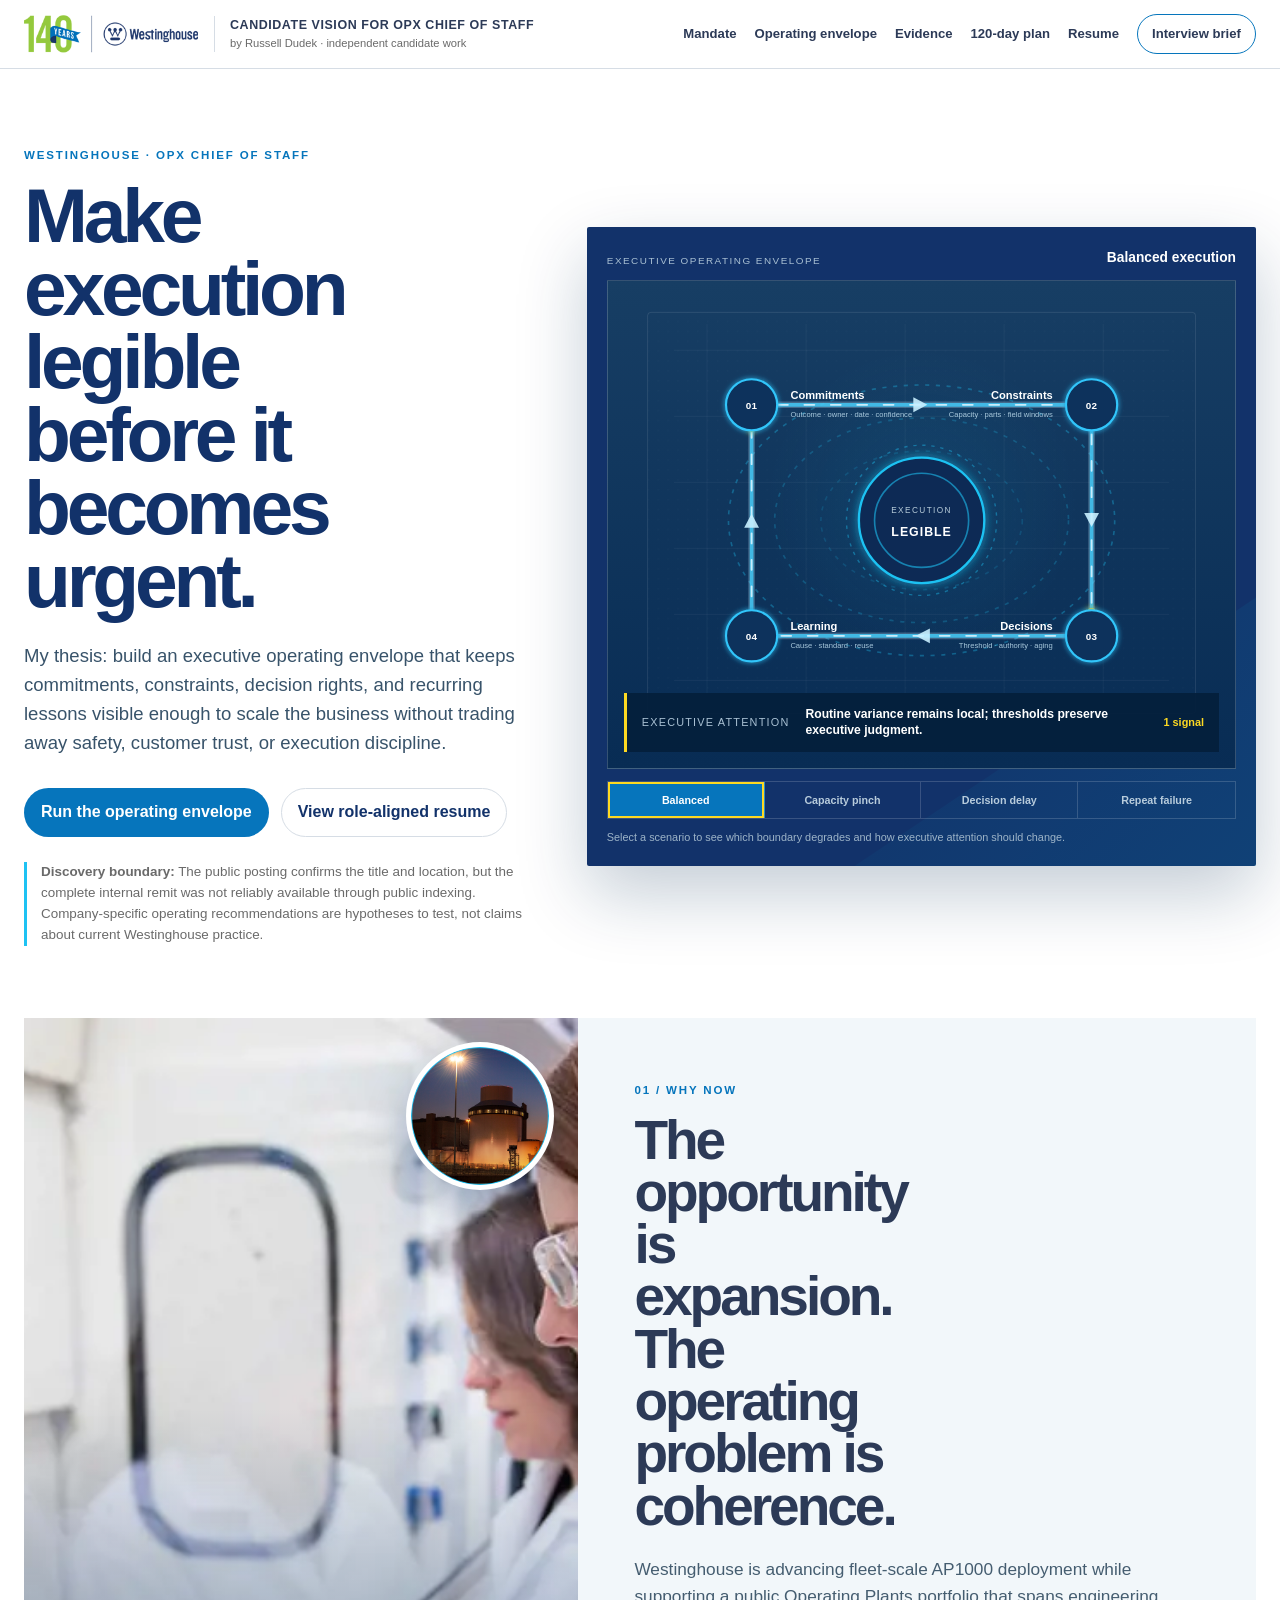
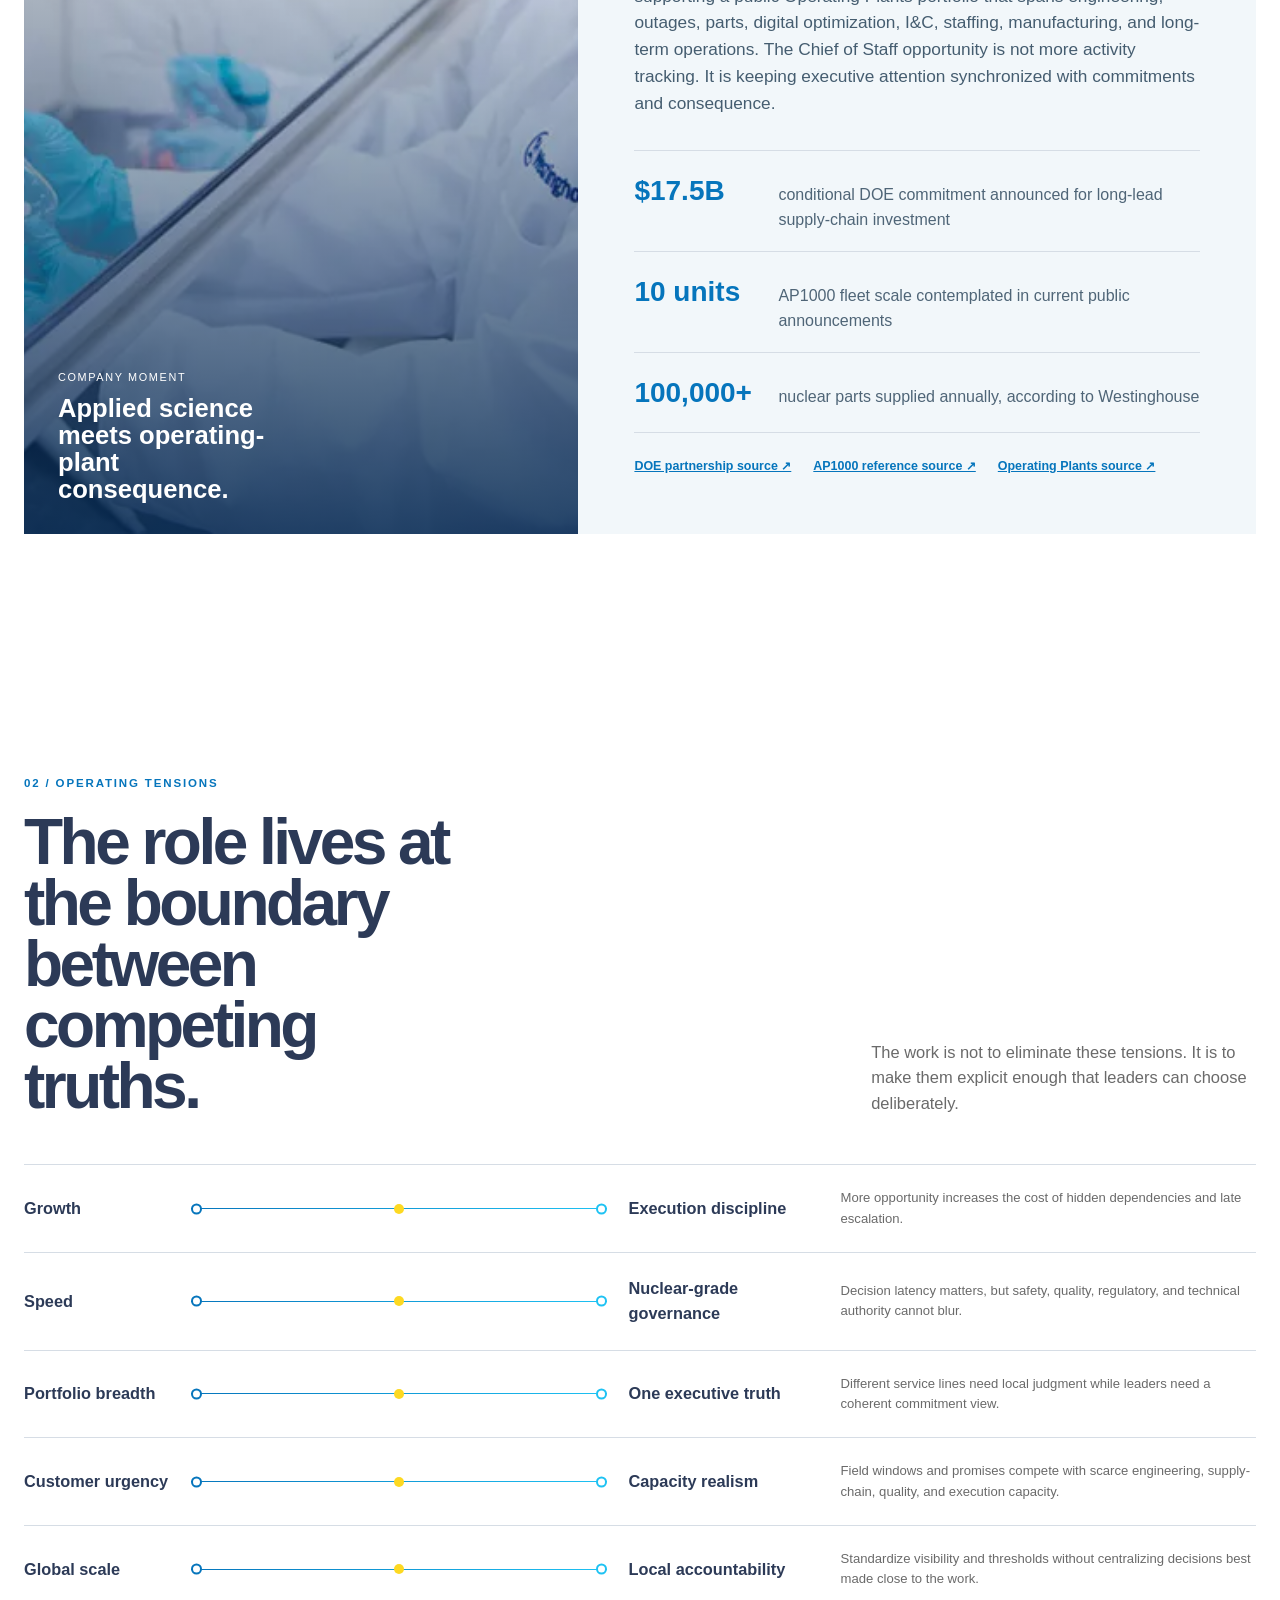
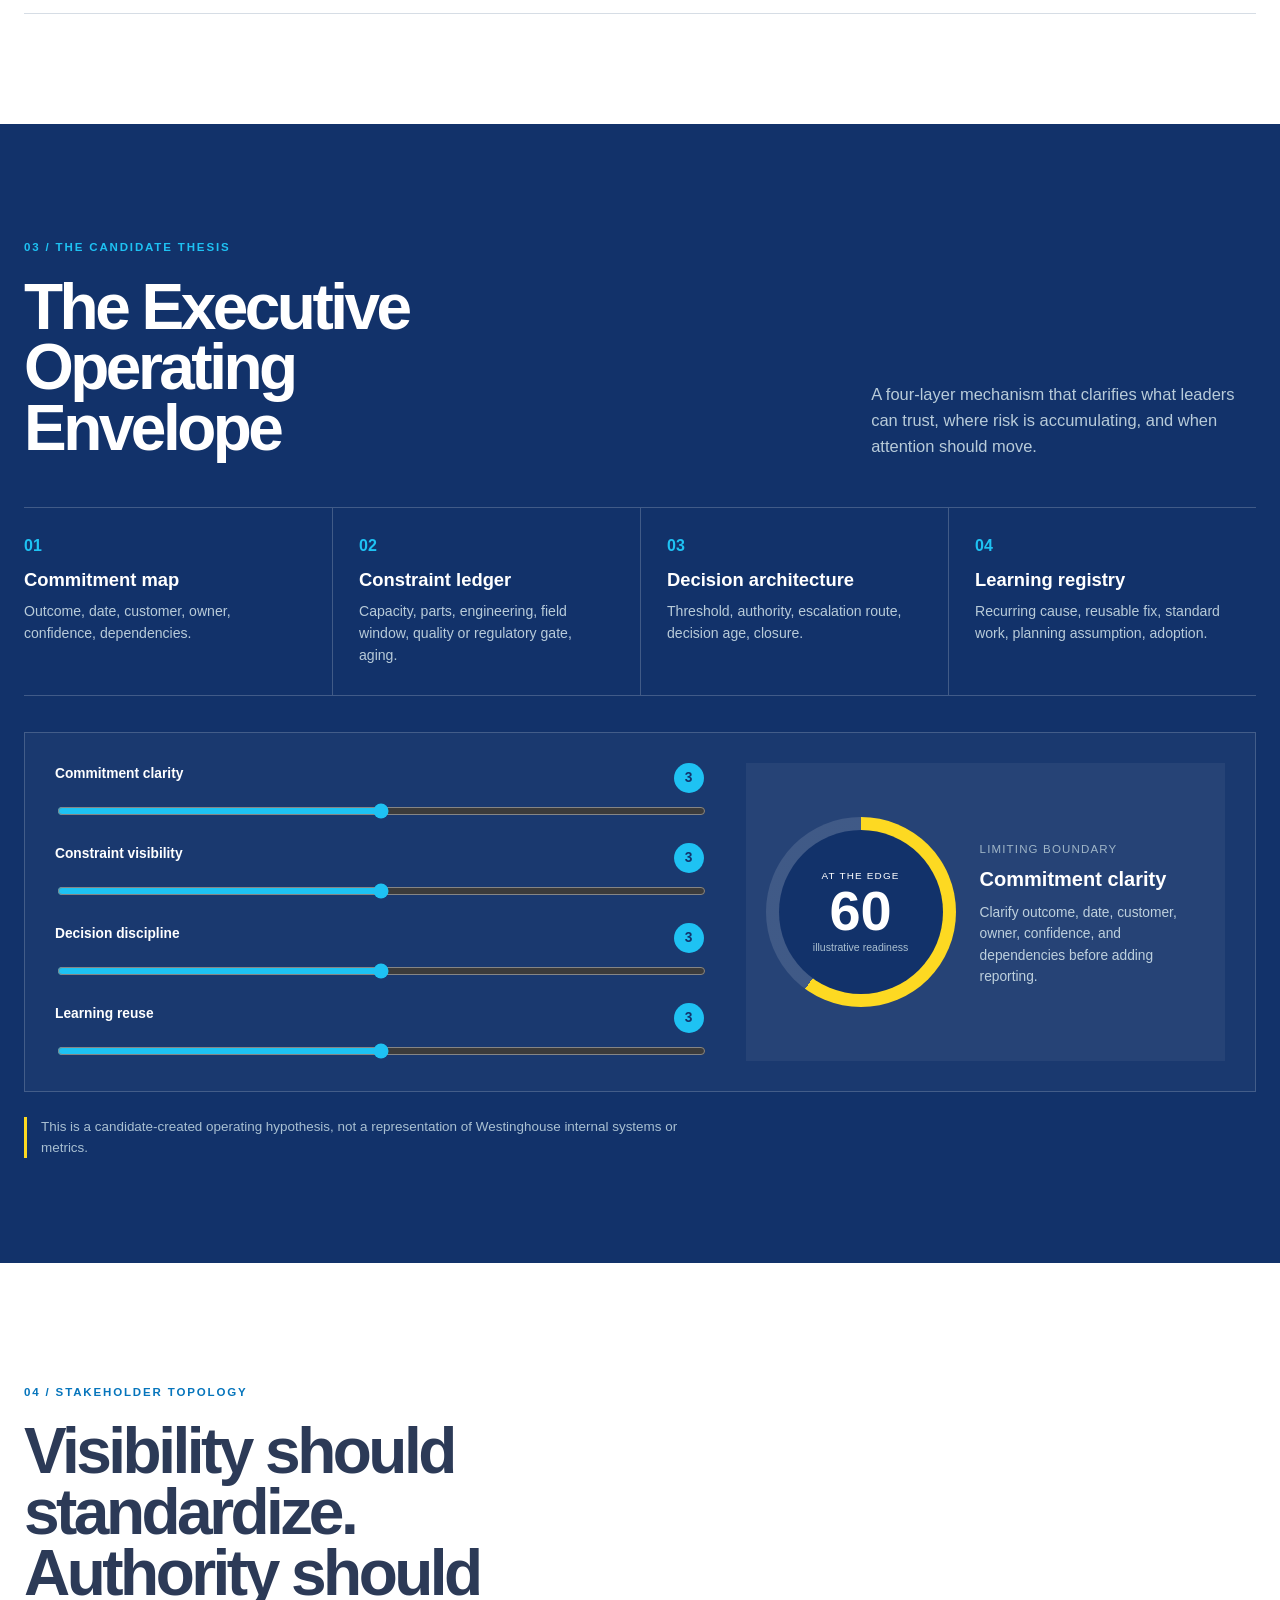
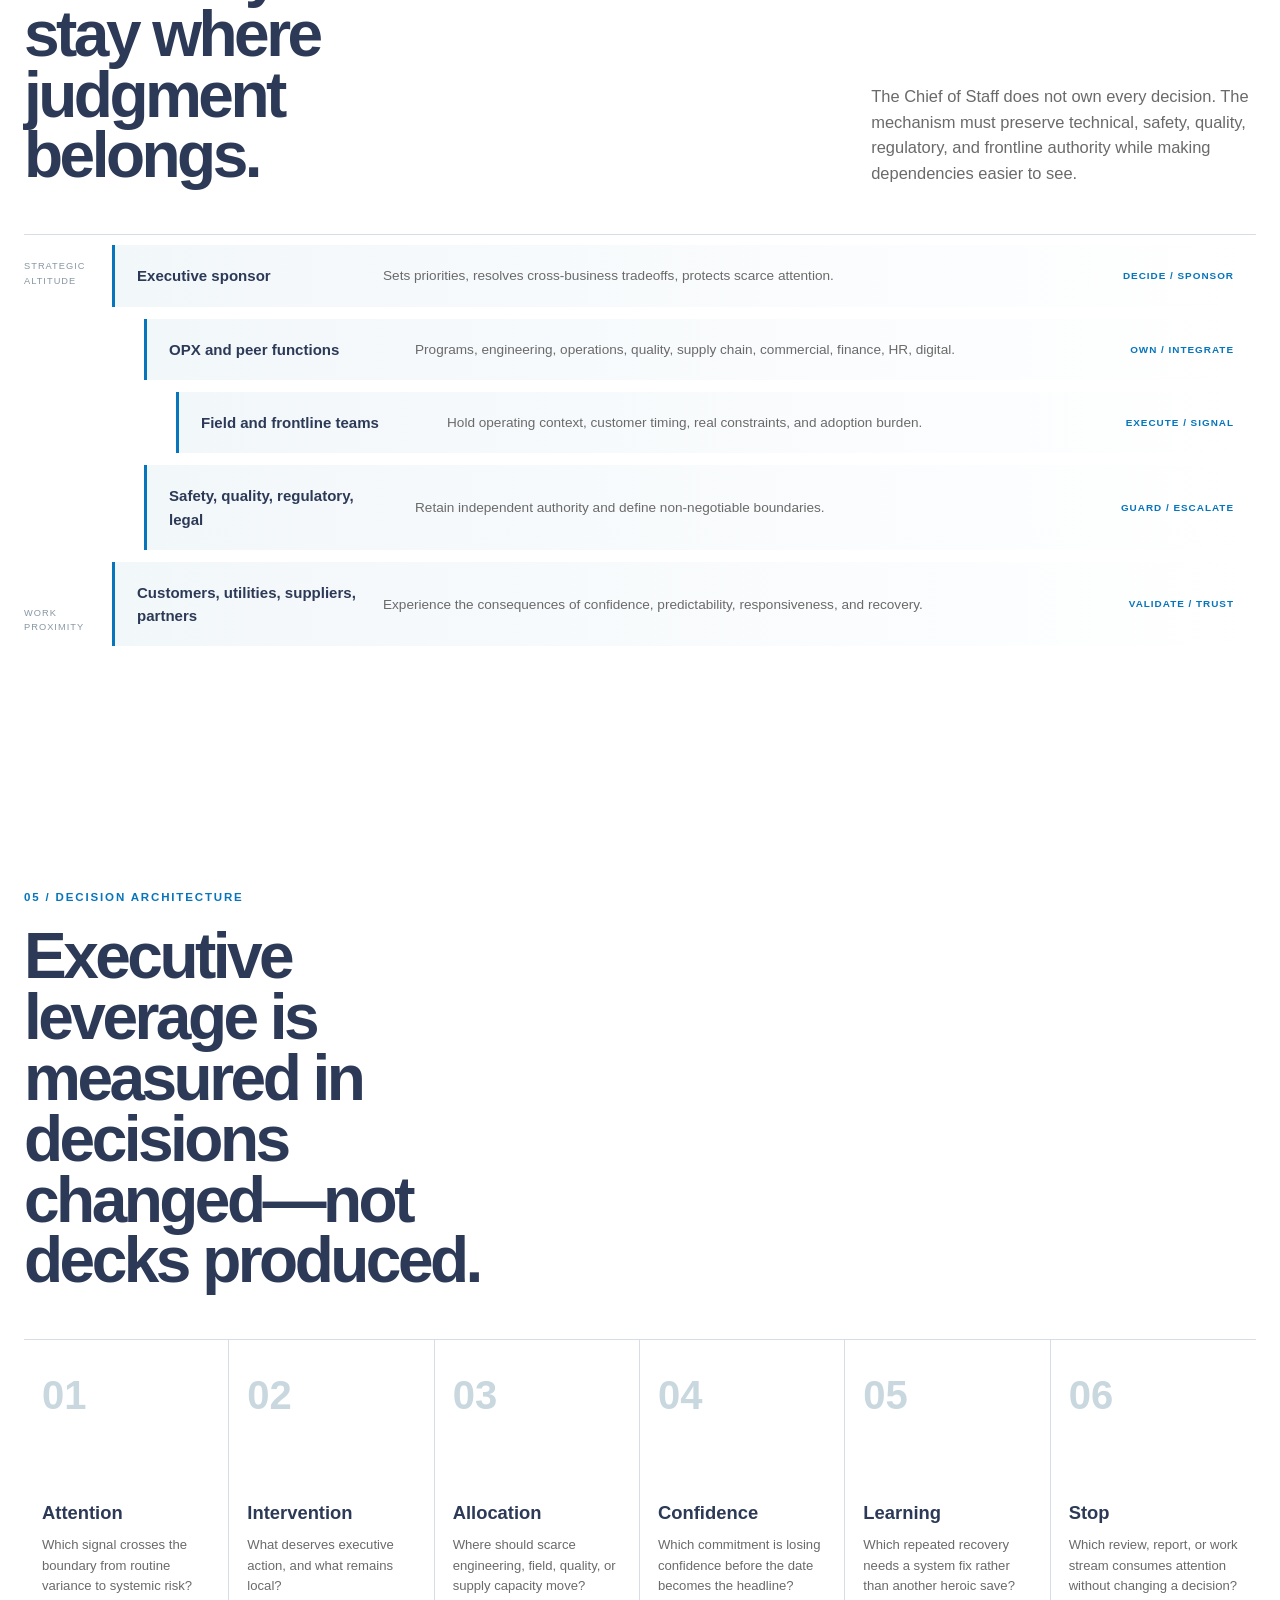
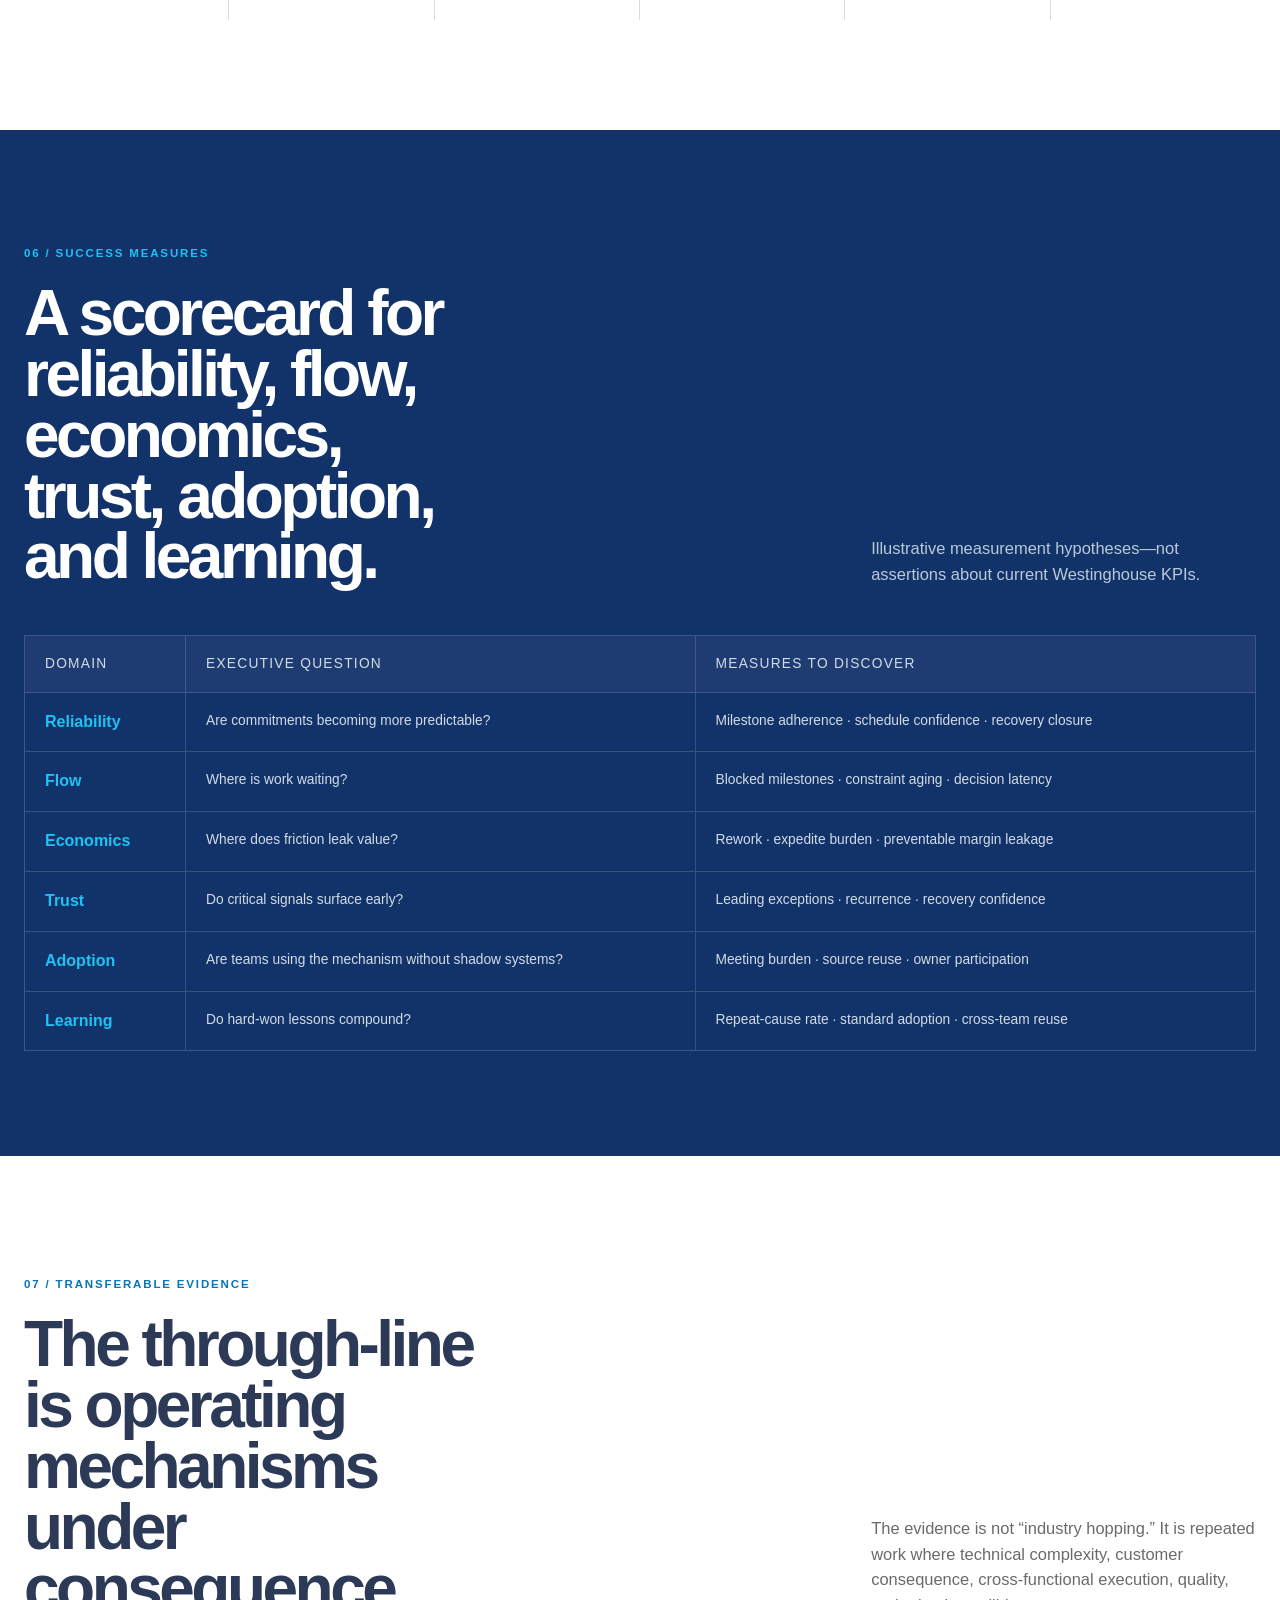
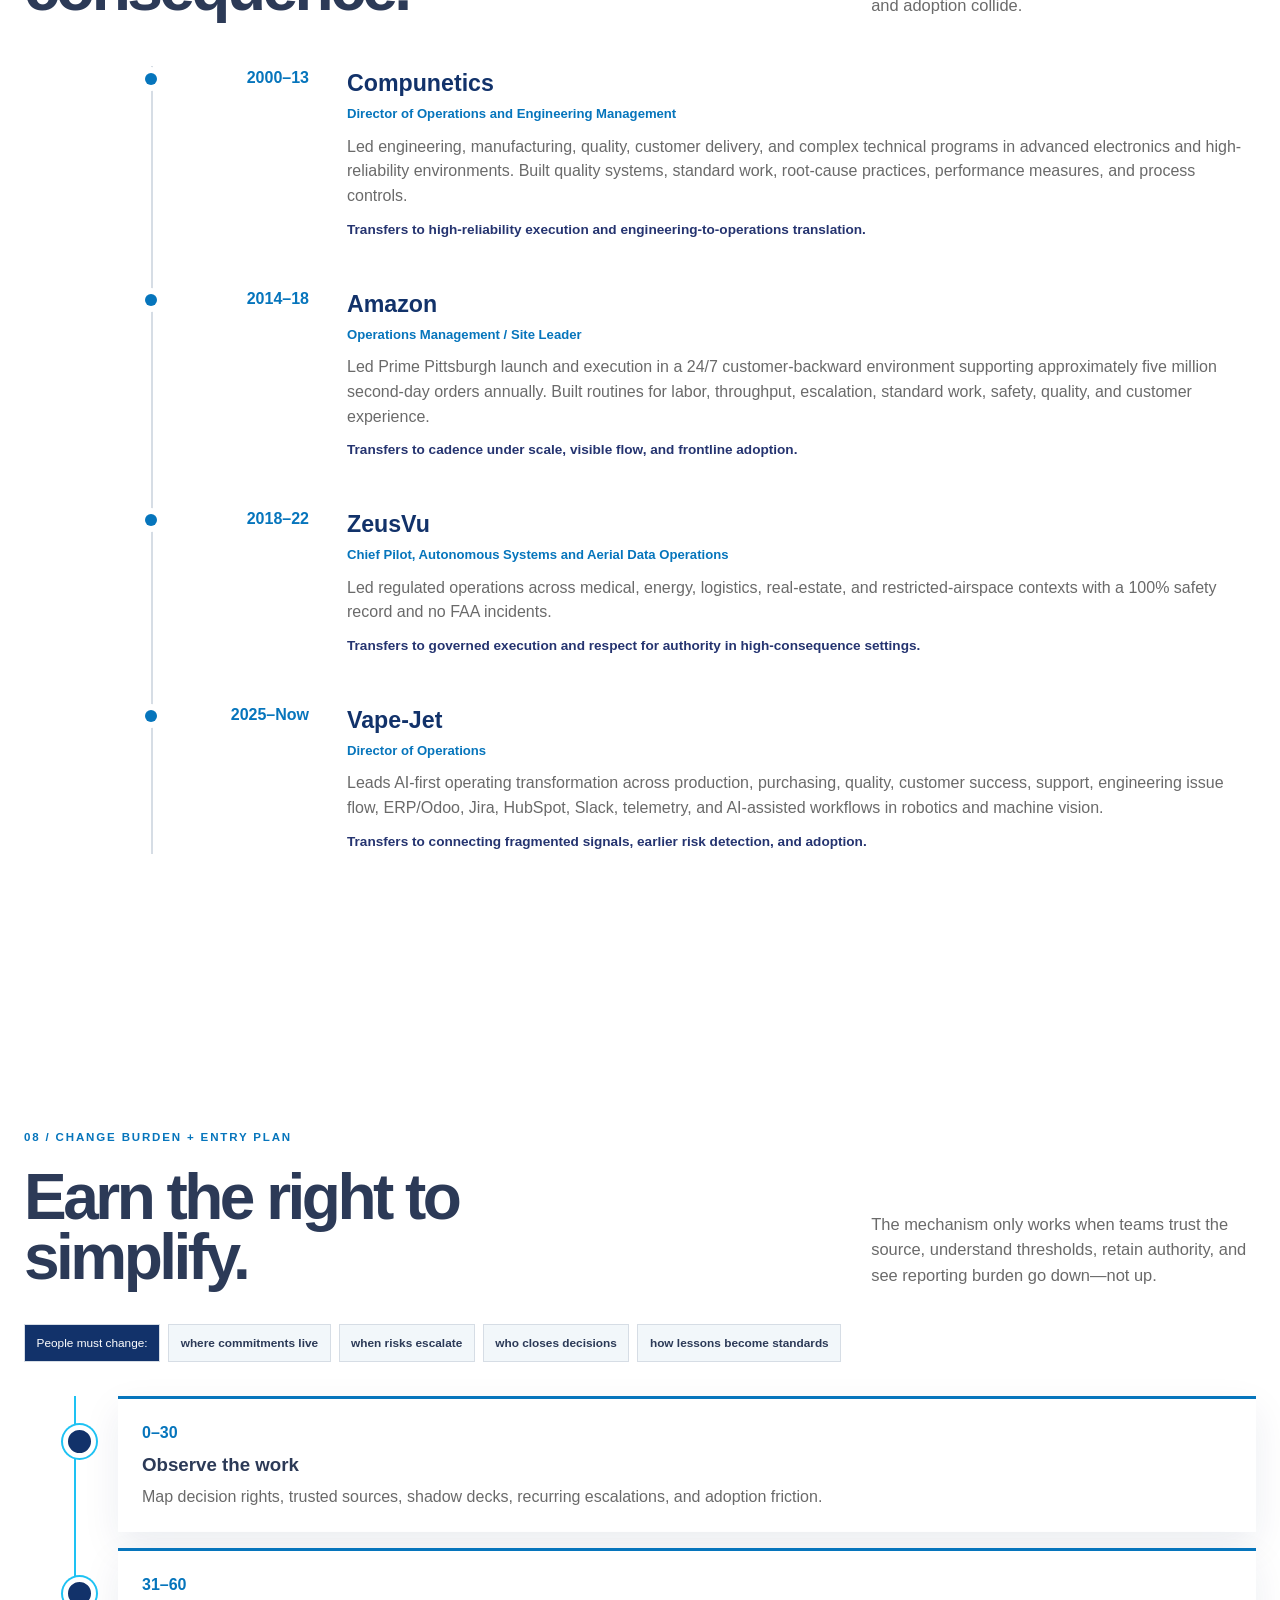
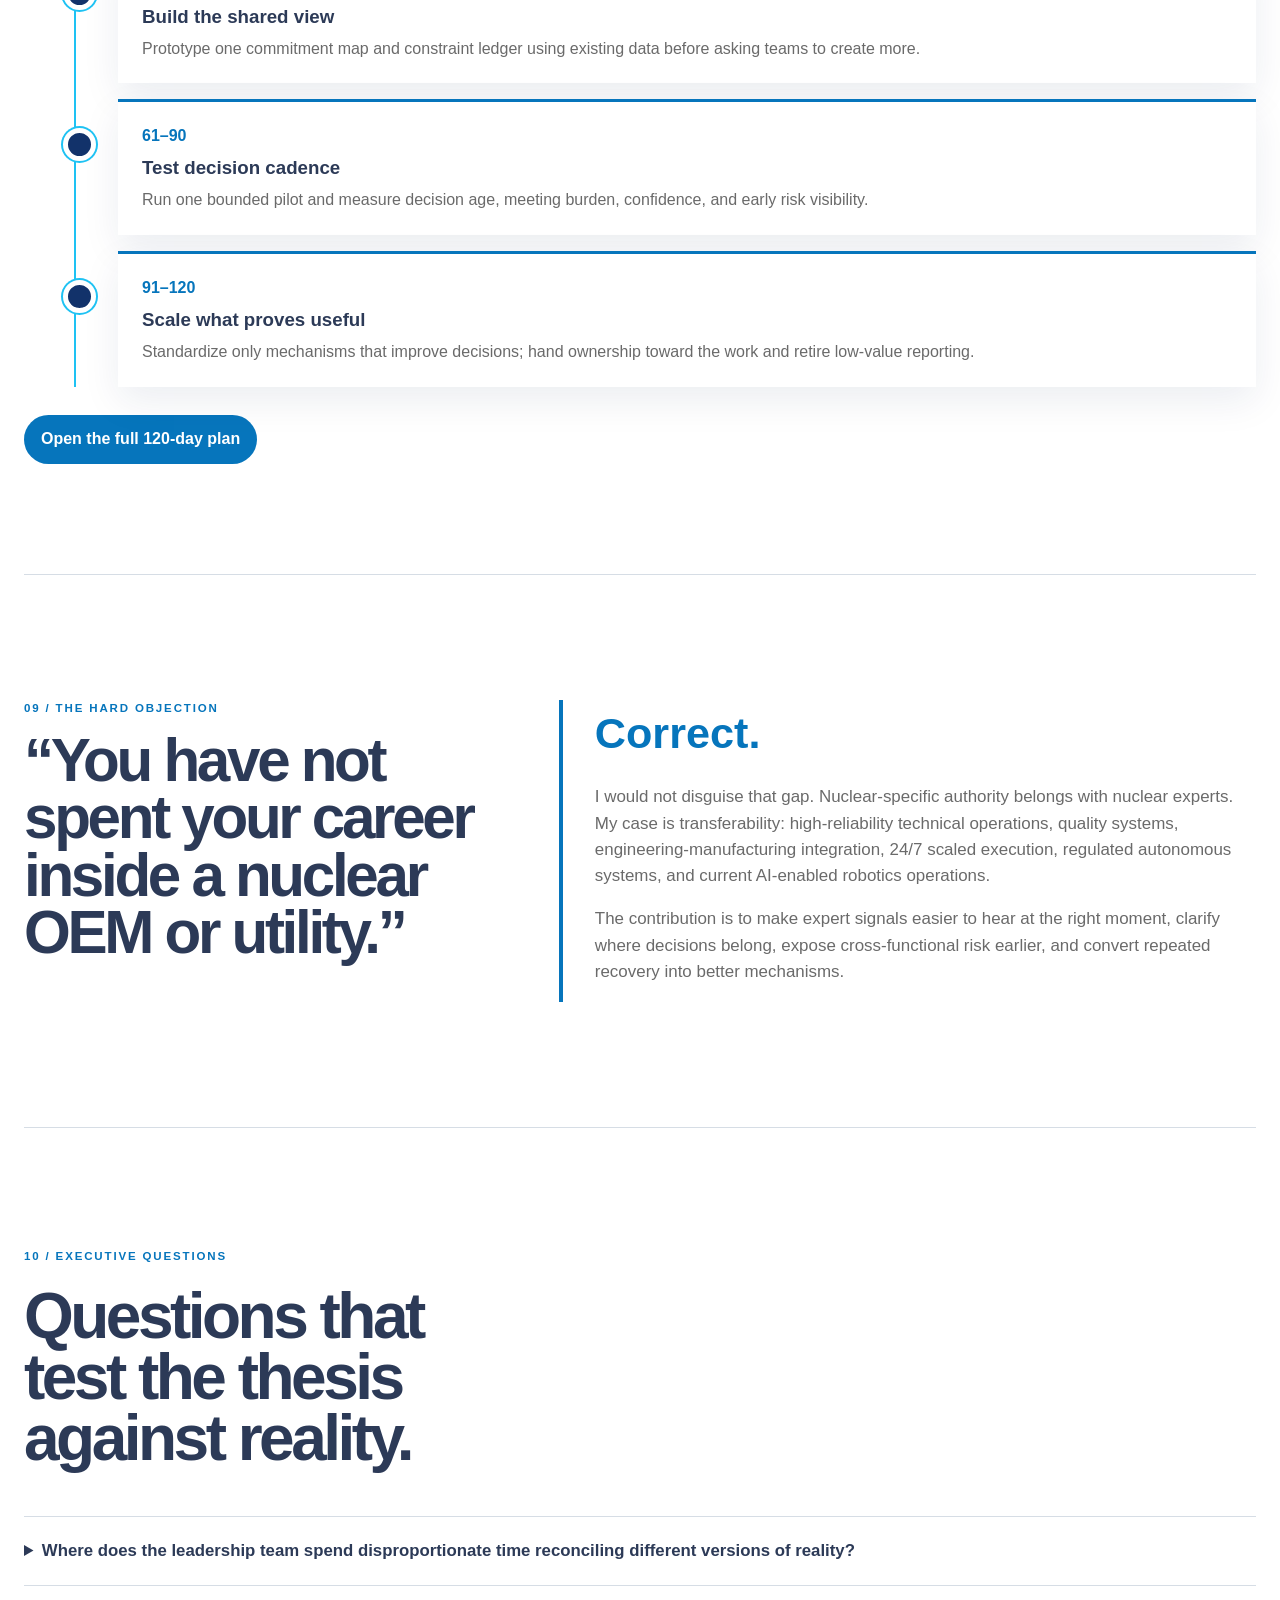
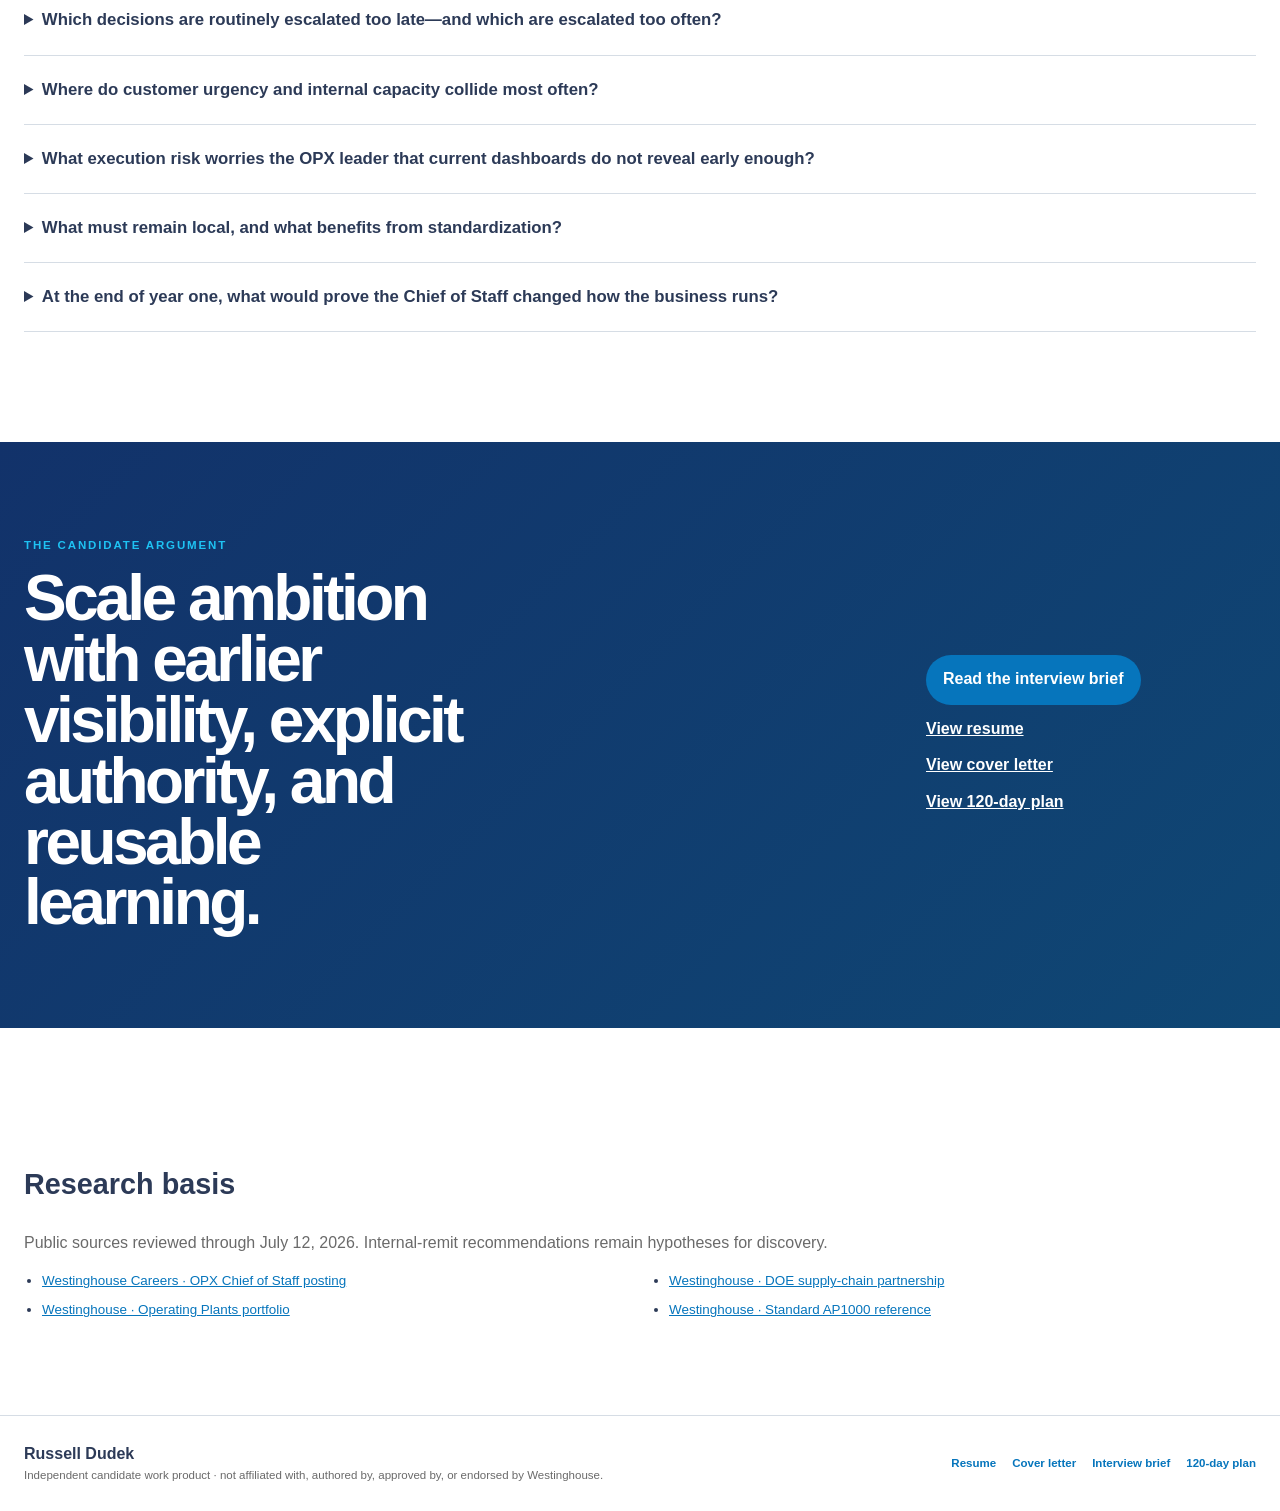
<file: index.html>
<!doctype html>
<html lang="en">
<head>
  <meta charset="utf-8" />
  <meta name="viewport" content="width=device-width, initial-scale=1" />
  <meta name="description" content="Independent candidate vision by Russell Dudek for the Westinghouse OPX Chief of Staff role." />
  <title>Russell Dudek | Westinghouse OPX Chief of Staff Candidate Vision</title>
  <link rel="stylesheet" href="brand-tokens.css" />
  <link rel="stylesheet" href="styles.css" />
</head>
<body>
  <a class="skip-link" href="#main">Skip to content</a>
  <header class="site-header" id="top">
    <a class="company-lockup" href="index.html" aria-label="Westinghouse OPX Chief of Staff candidate vision home">
      <img src="assets/brand/westinghouse-logo-blue.png" alt="Westinghouse 140 years" width="278" height="67" />
      <span><strong>Candidate vision for OPX Chief of Staff</strong><small>by Russell Dudek · independent candidate work</small></span>
    </a>
    <button class="nav-toggle" type="button" aria-expanded="false" aria-controls="primary-nav"><span></span><span></span><span></span><span class="sr-only">Toggle navigation</span></button>
    <nav id="primary-nav" aria-label="Primary navigation">
      <a href="#mandate">Mandate</a>
      <a href="#envelope">Operating envelope</a>
      <a href="#evidence">Evidence</a>
      <a href="120-day-plan.html">120-day plan</a>
      <a href="resume.html">Resume</a>
      <a class="nav-cta" href="interview-brief.html">Interview brief</a>
    </nav>
  </header>

  <main id="main">
    <section class="hero" aria-labelledby="hero-title">
      <div class="hero-copy">
        <p class="eyebrow">WESTINGHOUSE · OPX CHIEF OF STAFF</p>
        <h1 id="hero-title">Make execution legible before it becomes urgent.</h1>
        <p class="hero-lede">My thesis: build an executive operating envelope that keeps commitments, constraints, decision rights, and recurring lessons visible enough to scale the business without trading away safety, customer trust, or execution discipline.</p>
        <div class="hero-actions">
          <a class="button primary" href="#envelope">Run the operating envelope</a>
          <a class="button secondary" href="resume.html">View role-aligned resume</a>
        </div>
        <p class="hypothesis-note"><strong>Discovery boundary:</strong> The public posting confirms the title and location, but the complete internal remit was not reliably available through public indexing. Company-specific operating recommendations are hypotheses to test, not claims about current Westinghouse practice.</p>
      </div>

      <div class="hero-system" id="heroSystem" data-state="balanced" aria-label="Animated executive operating envelope showing commitments, constraints, decisions, and learning around a stable execution zone">
        <div class="system-topline"><span>EXECUTIVE OPERATING ENVELOPE</span><strong id="heroStateLabel">Balanced execution</strong></div>
        <div class="envelope-canvas">
          <svg class="envelope-svg" viewBox="0 0 760 590" role="img" aria-labelledby="envelopeTitle envelopeDesc">
            <title id="envelopeTitle">Executive operating envelope</title>
            <desc id="envelopeDesc">Nested operating boundaries connect commitments, constraints, decisions, and learning. A signal moves through the system toward a legible execution zone.</desc>
            <defs>
              <linearGradient id="envelopeGlow" x1="0" x2="1">
                <stop offset="0" stop-color="#0067a8" />
                <stop offset="1" stop-color="#00a6c8" />
              </linearGradient>
              <filter id="softGlow"><feGaussianBlur stdDeviation="4" result="blur"/><feMerge><feMergeNode in="blur"/><feMergeNode in="SourceGraphic"/></feMerge></filter>
            </defs>
            <g class="grid-lines" aria-hidden="true">
              <path d="M80 84H680M80 164H680M80 244H680M80 324H680M80 404H680M80 484H680" />
              <path d="M120 52V538M240 52V538M360 52V538M480 52V538M600 52V538" />
            </g>
            <g class="contour-group" aria-hidden="true">
              <path class="contour contour-1" d="M92 296C106 114 246 56 412 64c166 8 282 110 264 258-17 147-150 208-309 194C207 503 80 446 92 296Z" />
              <path class="contour contour-2" d="M151 297C162 151 272 107 405 112c132 5 224 83 210 201-13 116-119 161-246 151-128-9-228-47-218-167Z" />
              <path class="contour contour-3" d="M214 298c8-105 86-137 185-134 99 4 164 60 155 144-9 82-87 113-181 106-95-7-167-33-159-116Z" />
              <path class="contour contour-4" d="M278 298c5-63 50-83 114-81 63 2 105 37 99 88-6 50-55 69-116 64-61-4-102-20-97-71Z" />
            </g>
            <path class="signal-path" id="signalPath" d="M167 168C244 118 298 155 352 214C408 275 465 233 592 176" />
            <circle class="signal-dot" r="7" aria-hidden="true"><animateMotion dur="5.8s" repeatCount="indefinite"><mpath href="#signalPath" /></animateMotion></circle>
            <g class="system-node node-commit" transform="translate(136 138)"><circle r="30"/><text y="5">01</text><text class="node-label" x="46" y="-7">Commitments</text><text class="node-sub" x="46" y="14">Outcome · owner · date · confidence</text></g>
            <g class="system-node node-constraint" transform="translate(596 142)"><circle r="30"/><text y="5">02</text><text class="node-label" x="-46" y="-7" text-anchor="end">Constraints</text><text class="node-sub" x="-46" y="14" text-anchor="end">Capacity · parts · field windows</text></g>
            <g class="system-node node-decision" transform="translate(606 438)"><circle r="30"/><text y="5">03</text><text class="node-label" x="-46" y="-7" text-anchor="end">Decisions</text><text class="node-sub" x="-46" y="14" text-anchor="end">Threshold · authority · aging</text></g>
            <g class="system-node node-learning" transform="translate(142 442)"><circle r="30"/><text y="5">04</text><text class="node-label" x="46" y="-7">Learning</text><text class="node-sub" x="46" y="14">Cause · standard · reuse</text></g>
            <g class="execution-core" transform="translate(384 296)"><circle r="73"/><circle class="core-pulse" r="54"/><text y="-8">EXECUTION</text><text class="core-status" id="coreStatus" y="18">LEGIBLE</text></g>
          </svg>
          <div class="attention-strip" aria-live="polite">
            <span>EXECUTIVE ATTENTION</span>
            <strong id="attentionMessage">Routine variance remains local; thresholds preserve executive judgment.</strong>
            <em id="attentionCount">1 signal</em>
          </div>
        </div>
        <div class="scenario-controls" aria-label="Operating envelope scenarios">
          <button class="scenario is-active" type="button" data-scenario="balanced">Balanced</button>
          <button class="scenario" type="button" data-scenario="capacity">Capacity pinch</button>
          <button class="scenario" type="button" data-scenario="decision">Decision delay</button>
          <button class="scenario" type="button" data-scenario="learning">Repeat failure</button>
        </div>
        <p class="system-caption">Select a scenario to see which boundary degrades and how executive attention should change.</p>
      </div>
    </section>

    <section class="company-moment" id="mandate" aria-labelledby="moment-title">
      <div class="moment-media">
        <img src="assets/company/westinghouse-facility.webp" alt="Official Westinghouse laboratory image showing technical personnel at work; not Russell Dudek's work" />
        <img class="ap1000-product" src="assets/company/ap1000-pwr-circle.png" alt="Official Westinghouse AP1000 pressurized water reactor product image" />
        <div class="media-caption"><span>COMPANY MOMENT</span><strong>Applied science meets operating-plant consequence.</strong></div>
      </div>
      <div class="moment-story">
        <p class="section-number">01 / WHY NOW</p>
        <h2 id="moment-title">The opportunity is expansion. The operating problem is coherence.</h2>
        <p>Westinghouse is advancing fleet-scale AP1000 deployment while supporting a public Operating Plants portfolio that spans engineering, outages, parts, digital optimization, I&amp;C, staffing, manufacturing, and long-term operations. The Chief of Staff opportunity is not more activity tracking. It is keeping executive attention synchronized with commitments and consequence.</p>
        <div class="moment-measures" aria-label="Current Westinghouse public signals">
          <div><strong>$17.5B</strong><span>conditional DOE commitment announced for long-lead supply-chain investment</span></div>
          <div><strong>10 units</strong><span>AP1000 fleet scale contemplated in current public announcements</span></div>
          <div><strong>100,000+</strong><span>nuclear parts supplied annually, according to Westinghouse</span></div>
        </div>
        <div class="source-row"><a href="https://info.westinghousenuclear.com/news/westinghouse-announces-department-of-energy-partnership-to-jumpstart-large-scale-nuclear-supply-chain">DOE partnership source ↗</a><a href="https://info.westinghousenuclear.com/news/westinghouse-establishes-standard-ap1000-plant-for-fleet-scale-deployment-in-u.s">AP1000 reference source ↗</a><a href="https://westinghousenuclear.com/operating-plants/">Operating Plants source ↗</a></div>
      </div>
    </section>

    <section class="tensions" aria-labelledby="tensions-title">
      <div class="section-heading"><p class="section-number">02 / OPERATING TENSIONS</p><h2 id="tensions-title">The role lives at the boundary between competing truths.</h2><p>The work is not to eliminate these tensions. It is to make them explicit enough that leaders can choose deliberately.</p></div>
      <div class="tension-board">
        <div class="tension-row"><strong>Growth</strong><span class="tension-line"><i></i></span><strong>Execution discipline</strong><small>More opportunity increases the cost of hidden dependencies and late escalation.</small></div>
        <div class="tension-row"><strong>Speed</strong><span class="tension-line"><i></i></span><strong>Nuclear-grade governance</strong><small>Decision latency matters, but safety, quality, regulatory, and technical authority cannot blur.</small></div>
        <div class="tension-row"><strong>Portfolio breadth</strong><span class="tension-line"><i></i></span><strong>One executive truth</strong><small>Different service lines need local judgment while leaders need a coherent commitment view.</small></div>
        <div class="tension-row"><strong>Customer urgency</strong><span class="tension-line"><i></i></span><strong>Capacity realism</strong><small>Field windows and promises compete with scarce engineering, supply-chain, quality, and execution capacity.</small></div>
        <div class="tension-row"><strong>Global scale</strong><span class="tension-line"><i></i></span><strong>Local accountability</strong><small>Standardize visibility and thresholds without centralizing decisions best made close to the work.</small></div>
      </div>
    </section>

    <section class="envelope-section" id="envelope" aria-labelledby="envelope-section-title">
      <div class="section-heading inverse"><p class="section-number">03 / THE CANDIDATE THESIS</p><h2 id="envelope-section-title">The Executive Operating Envelope</h2><p>A four-layer mechanism that clarifies what leaders can trust, where risk is accumulating, and when attention should move.</p></div>
      <div class="envelope-layers" role="list">
        <article role="listitem"><span>01</span><h3>Commitment map</h3><p>Outcome, date, customer, owner, confidence, dependencies.</p></article>
        <article role="listitem"><span>02</span><h3>Constraint ledger</h3><p>Capacity, parts, engineering, field window, quality or regulatory gate, aging.</p></article>
        <article role="listitem"><span>03</span><h3>Decision architecture</h3><p>Threshold, authority, escalation route, decision age, closure.</p></article>
        <article role="listitem"><span>04</span><h3>Learning registry</h3><p>Recurring cause, reusable fix, standard work, planning assumption, adoption.</p></article>
      </div>
      <div class="simulator" aria-label="Operating-envelope readiness simulator">
        <div class="simulator-controls">
          <label>Commitment clarity <output id="commitmentsOut">3</output><input id="commitments" type="range" min="1" max="5" value="3" /></label>
          <label>Constraint visibility <output id="constraintsOut">3</output><input id="constraints" type="range" min="1" max="5" value="3" /></label>
          <label>Decision discipline <output id="decisionsOut">3</output><input id="decisions" type="range" min="1" max="5" value="3" /></label>
          <label>Learning reuse <output id="learningOut">3</output><input id="learning" type="range" min="1" max="5" value="3" /></label>
        </div>
        <div class="simulator-result" aria-live="polite"><div class="readiness-ring" id="statusRing"><span id="statusLabel">AT THE EDGE</span><strong id="statusScore">60</strong><small>illustrative readiness</small></div><div><span>Limiting boundary</span><strong id="bottleneckLabel">Commitment clarity</strong><p id="bottleneckText">Improve the weakest layer before adding more reporting cadence.</p></div></div>
      </div>
      <p class="hypothesis-note inverse-note">This is a candidate-created operating hypothesis, not a representation of Westinghouse internal systems or metrics.</p>
    </section>

    <section class="topology" aria-labelledby="topology-title">
      <div class="section-heading"><p class="section-number">04 / STAKEHOLDER TOPOLOGY</p><h2 id="topology-title">Visibility should standardize. Authority should stay where judgment belongs.</h2><p>The Chief of Staff does not own every decision. The mechanism must preserve technical, safety, quality, regulatory, and frontline authority while making dependencies easier to see.</p></div>
      <div class="altitude-map">
        <div class="altitude-axis"><span>STRATEGIC<br/>ALTITUDE</span><span>WORK<br/>PROXIMITY</span></div>
        <div class="altitude-steps">
          <article><b>Executive sponsor</b><p>Sets priorities, resolves cross-business tradeoffs, protects scarce attention.</p><em>DECIDE / SPONSOR</em></article>
          <article><b>OPX and peer functions</b><p>Programs, engineering, operations, quality, supply chain, commercial, finance, HR, digital.</p><em>OWN / INTEGRATE</em></article>
          <article><b>Field and frontline teams</b><p>Hold operating context, customer timing, real constraints, and adoption burden.</p><em>EXECUTE / SIGNAL</em></article>
          <article><b>Safety, quality, regulatory, legal</b><p>Retain independent authority and define non-negotiable boundaries.</p><em>GUARD / ESCALATE</em></article>
          <article><b>Customers, utilities, suppliers, partners</b><p>Experience the consequences of confidence, predictability, responsiveness, and recovery.</p><em>VALIDATE / TRUST</em></article>
        </div>
      </div>
    </section>

    <section class="decision-section" aria-labelledby="decision-title">
      <div class="section-heading"><p class="section-number">05 / DECISION ARCHITECTURE</p><h2 id="decision-title">Executive leverage is measured in decisions changed—not decks produced.</h2></div>
      <ol class="decision-track">
        <li><span>01</span><div><h3>Attention</h3><p>Which signal crosses the boundary from routine variance to systemic risk?</p></div></li>
        <li><span>02</span><div><h3>Intervention</h3><p>What deserves executive action, and what remains local?</p></div></li>
        <li><span>03</span><div><h3>Allocation</h3><p>Where should scarce engineering, field, quality, or supply capacity move?</p></div></li>
        <li><span>04</span><div><h3>Confidence</h3><p>Which commitment is losing confidence before the date becomes the headline?</p></div></li>
        <li><span>05</span><div><h3>Learning</h3><p>Which repeated recovery needs a system fix rather than another heroic save?</p></div></li>
        <li><span>06</span><div><h3>Stop</h3><p>Which review, report, or work stream consumes attention without changing a decision?</p></div></li>
      </ol>
    </section>

    <section class="scorecard" aria-labelledby="scorecard-title">
      <div class="section-heading inverse"><p class="section-number">06 / SUCCESS MEASURES</p><h2 id="scorecard-title">A scorecard for reliability, flow, economics, trust, adoption, and learning.</h2><p>Illustrative measurement hypotheses—not assertions about current Westinghouse KPIs.</p></div>
      <div class="scorecard-table" role="region" aria-label="Illustrative executive scorecard" tabindex="0">
        <div class="score-row score-head"><span>DOMAIN</span><span>EXECUTIVE QUESTION</span><span>MEASURES TO DISCOVER</span></div>
        <div class="score-row"><strong>Reliability</strong><span>Are commitments becoming more predictable?</span><span>Milestone adherence · schedule confidence · recovery closure</span></div>
        <div class="score-row"><strong>Flow</strong><span>Where is work waiting?</span><span>Blocked milestones · constraint aging · decision latency</span></div>
        <div class="score-row"><strong>Economics</strong><span>Where does friction leak value?</span><span>Rework · expedite burden · preventable margin leakage</span></div>
        <div class="score-row"><strong>Trust</strong><span>Do critical signals surface early?</span><span>Leading exceptions · recurrence · recovery confidence</span></div>
        <div class="score-row"><strong>Adoption</strong><span>Are teams using the mechanism without shadow systems?</span><span>Meeting burden · source reuse · owner participation</span></div>
        <div class="score-row"><strong>Learning</strong><span>Do hard-won lessons compound?</span><span>Repeat-cause rate · standard adoption · cross-team reuse</span></div>
      </div>
    </section>

    <section class="evidence" id="evidence" aria-labelledby="evidence-title">
      <div class="section-heading"><p class="section-number">07 / TRANSFERABLE EVIDENCE</p><h2 id="evidence-title">The through-line is operating mechanisms under consequence.</h2><p>The evidence is not “industry hopping.” It is repeated work where technical complexity, customer consequence, cross-functional execution, quality, and adoption collide.</p></div>
      <div class="evidence-timeline">
        <article><time>2000–13</time><div><h3>Compunetics</h3><h4>Director of Operations and Engineering Management</h4><p>Led engineering, manufacturing, quality, customer delivery, and complex technical programs in advanced electronics and high-reliability environments. Built quality systems, standard work, root-cause practices, performance measures, and process controls.</p><strong>Transfers to high-reliability execution and engineering-to-operations translation.</strong></div></article>
        <article><time>2014–18</time><div><h3>Amazon</h3><h4>Operations Management / Site Leader</h4><p>Led Prime Pittsburgh launch and execution in a 24/7 customer-backward environment supporting approximately five million second-day orders annually. Built routines for labor, throughput, escalation, standard work, safety, quality, and customer experience.</p><strong>Transfers to cadence under scale, visible flow, and frontline adoption.</strong></div></article>
        <article><time>2018–22</time><div><h3>ZeusVu</h3><h4>Chief Pilot, Autonomous Systems and Aerial Data Operations</h4><p>Led regulated operations across medical, energy, logistics, real-estate, and restricted-airspace contexts with a 100% safety record and no FAA incidents.</p><strong>Transfers to governed execution and respect for authority in high-consequence settings.</strong></div></article>
        <article><time>2025–Now</time><div><h3>Vape-Jet</h3><h4>Director of Operations</h4><p>Leads AI-first operating transformation across production, purchasing, quality, customer success, support, engineering issue flow, ERP/Odoo, Jira, HubSpot, Slack, telemetry, and AI-assisted workflows in robotics and machine vision.</p><strong>Transfers to connecting fragmented signals, earlier risk detection, and adoption.</strong></div></article>
      </div>
    </section>

    <section class="entry-plan" aria-labelledby="entry-title">
      <div class="section-heading"><p class="section-number">08 / CHANGE BURDEN + ENTRY PLAN</p><h2 id="entry-title">Earn the right to simplify.</h2><p>The mechanism only works when teams trust the source, understand thresholds, retain authority, and see reporting burden go down—not up.</p></div>
      <div class="change-contract"><span>People must change:</span><strong>where commitments live</strong><strong>when risks escalate</strong><strong>who closes decisions</strong><strong>how lessons become standards</strong></div>
      <div class="plan-rail">
        <article><span>0–30</span><h3>Observe the work</h3><p>Map decision rights, trusted sources, shadow decks, recurring escalations, and adoption friction.</p></article>
        <article><span>31–60</span><h3>Build the shared view</h3><p>Prototype one commitment map and constraint ledger using existing data before asking teams to create more.</p></article>
        <article><span>61–90</span><h3>Test decision cadence</h3><p>Run one bounded pilot and measure decision age, meeting burden, confidence, and early risk visibility.</p></article>
        <article><span>91–120</span><h3>Scale what proves useful</h3><p>Standardize only mechanisms that improve decisions; hand ownership toward the work and retire low-value reporting.</p></article>
      </div>
      <a class="button primary" href="120-day-plan.html">Open the full 120-day plan</a>
    </section>

    <section class="objection" aria-labelledby="objection-title">
      <div class="objection-question"><p class="section-number">09 / THE HARD OBJECTION</p><h2 id="objection-title">“You have not spent your career inside a nuclear OEM or utility.”</h2></div>
      <div class="objection-answer"><strong>Correct.</strong><p>I would not disguise that gap. Nuclear-specific authority belongs with nuclear experts. My case is transferability: high-reliability technical operations, quality systems, engineering-manufacturing integration, 24/7 scaled execution, regulated autonomous systems, and current AI-enabled robotics operations.</p><p>The contribution is to make expert signals easier to hear at the right moment, clarify where decisions belong, expose cross-functional risk earlier, and convert repeated recovery into better mechanisms.</p></div>
    </section>

    <section class="questions" aria-labelledby="questions-title">
      <div class="section-heading"><p class="section-number">10 / EXECUTIVE QUESTIONS</p><h2 id="questions-title">Questions that test the thesis against reality.</h2></div>
      <div class="question-list">
        <details><summary>Where does the leadership team spend disproportionate time reconciling different versions of reality?</summary><p>This reveals whether the core problem is data fragmentation, accountability, meeting design, trust, or decision rights.</p></details>
        <details><summary>Which decisions are routinely escalated too late—and which are escalated too often?</summary><p>The answer helps define the operating envelope and the thresholds that protect local speed.</p></details>
        <details><summary>Where do customer urgency and internal capacity collide most often?</summary><p>This exposes where commitment confidence is most vulnerable and where constraint visibility matters.</p></details>
        <details><summary>What execution risk worries the OPX leader that current dashboards do not reveal early enough?</summary><p>The answer should shape the first bounded pilot rather than forcing a generic scorecard.</p></details>
        <details><summary>What must remain local, and what benefits from standardization?</summary><p>This protects judgment close to the work while creating one executive language for cross-boundary risk.</p></details>
        <details><summary>At the end of year one, what would prove the Chief of Staff changed how the business runs?</summary><p>The answer should become the role's outcome scorecard—not an activity list.</p></details>
      </div>
    </section>

    <section class="final-cta" aria-labelledby="cta-title">
      <div><p class="section-number">THE CANDIDATE ARGUMENT</p><h2 id="cta-title">Scale ambition with earlier visibility, explicit authority, and reusable learning.</h2></div>
      <nav aria-label="Campaign documents"><a class="button primary" href="interview-brief.html">Read the interview brief</a><a href="resume.html">View resume</a><a href="cover-letter.html">View cover letter</a><a href="120-day-plan.html">View 120-day plan</a></nav>
    </section>

    <section class="sources" aria-labelledby="sources-title"><h2 id="sources-title">Research basis</h2><p>Public sources reviewed through July 12, 2026. Internal-remit recommendations remain hypotheses for discovery.</p><ul><li><a href="https://careers.westinghousenuclear.com/job/Cranberry-Township-OPX-Chief-of-Staff-NC/1405207900/">Westinghouse Careers · OPX Chief of Staff posting</a></li><li><a href="https://westinghousenuclear.com/operating-plants/">Westinghouse · Operating Plants portfolio</a></li><li><a href="https://info.westinghousenuclear.com/news/westinghouse-announces-department-of-energy-partnership-to-jumpstart-large-scale-nuclear-supply-chain">Westinghouse · DOE supply-chain partnership</a></li><li><a href="https://info.westinghousenuclear.com/news/westinghouse-establishes-standard-ap1000-plant-for-fleet-scale-deployment-in-u.s">Westinghouse · Standard AP1000 reference</a></li></ul></section>
  </main>

  <footer><div><strong>Russell Dudek</strong><span>Independent candidate work product · not affiliated with, authored by, approved by, or endorsed by Westinghouse.</span></div><nav><a href="resume.html">Resume</a><a href="cover-letter.html">Cover letter</a><a href="interview-brief.html">Interview brief</a><a href="120-day-plan.html">120-day plan</a></nav></footer>
  <script src="app.js"></script>
</body>
</html>
</file>
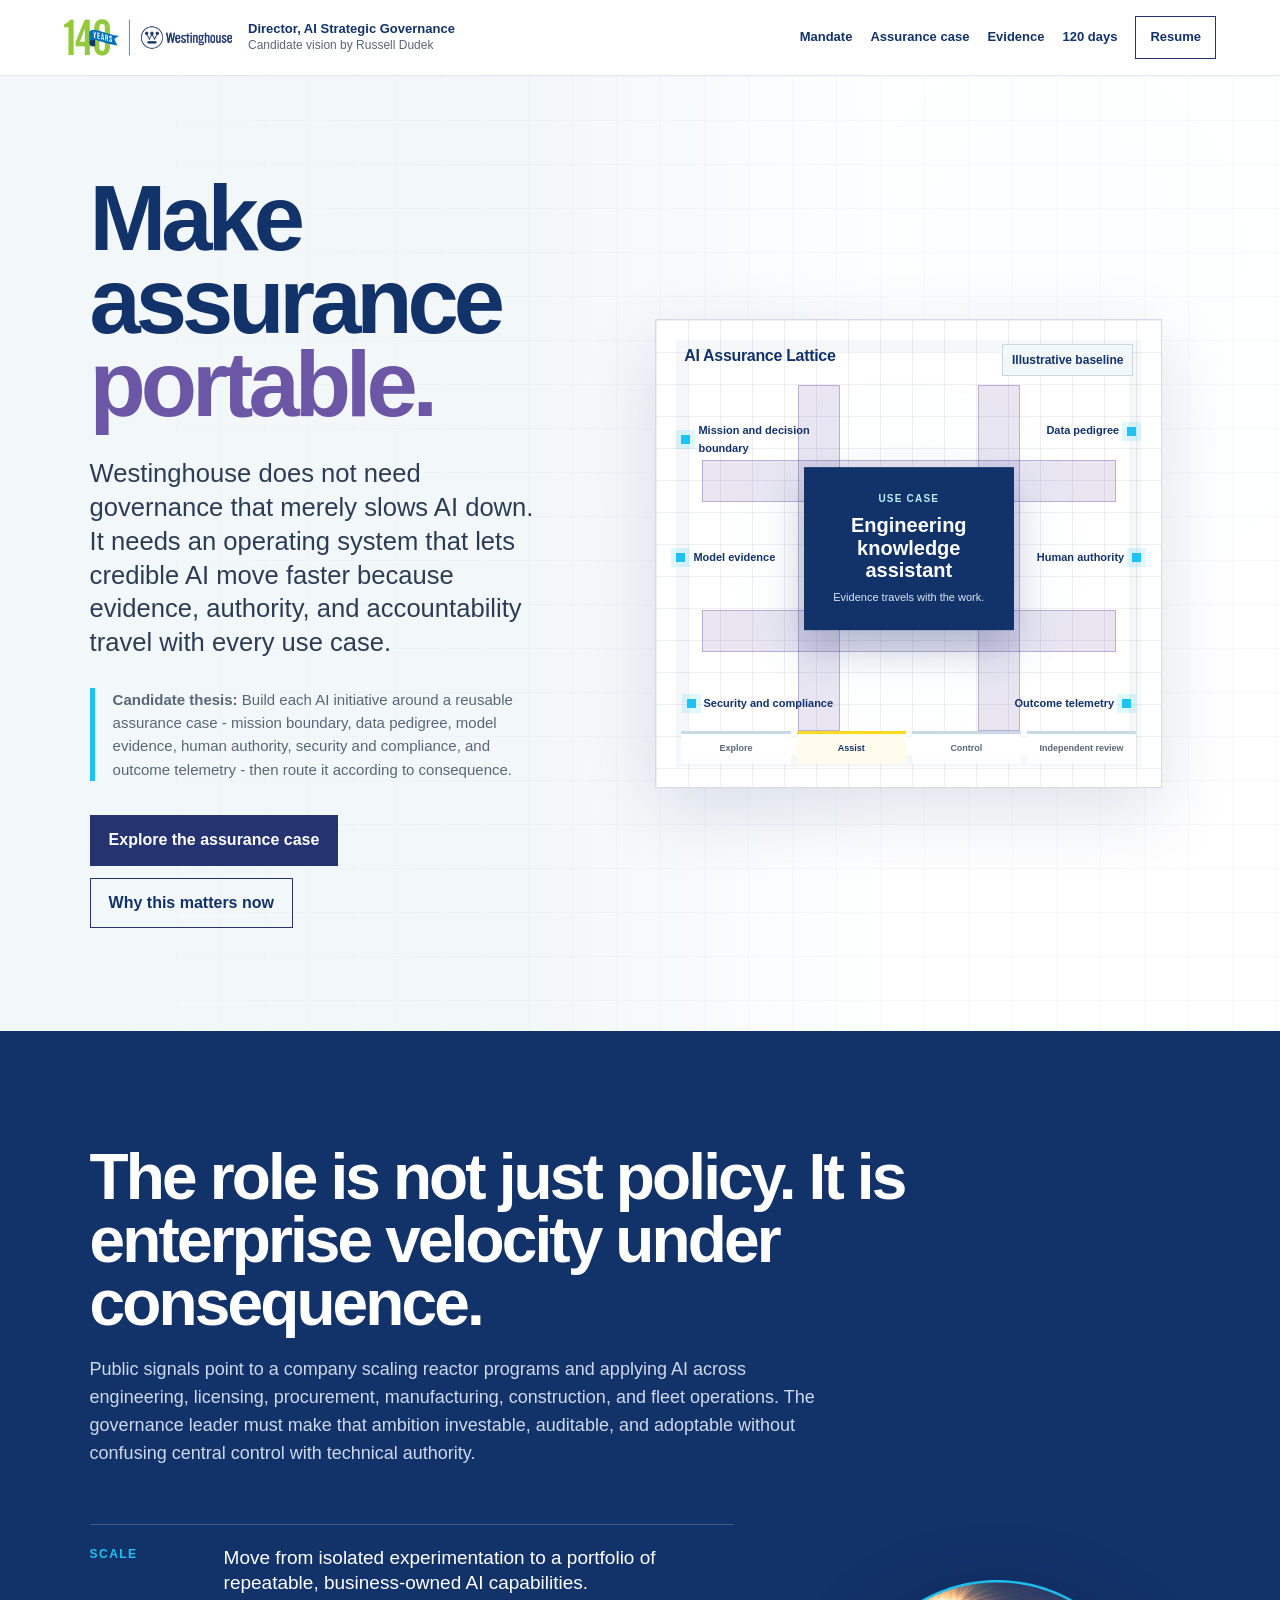
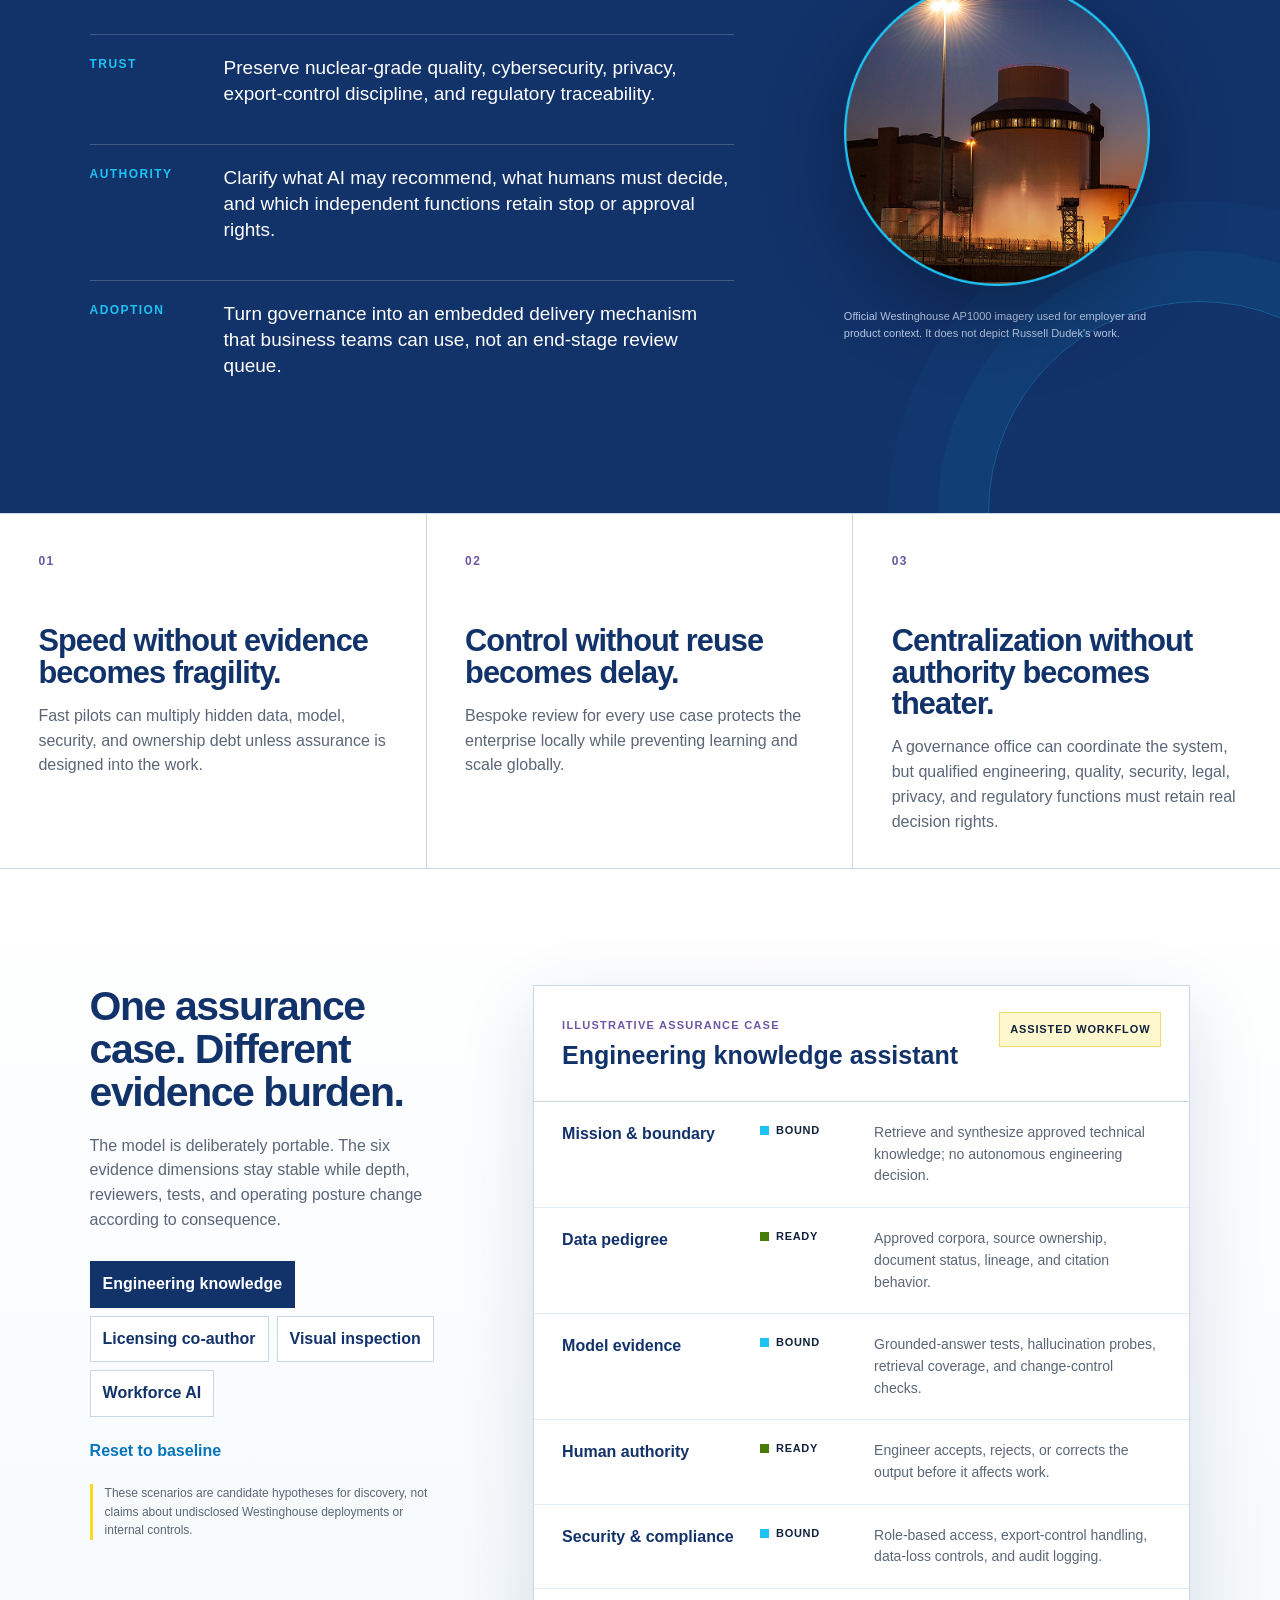
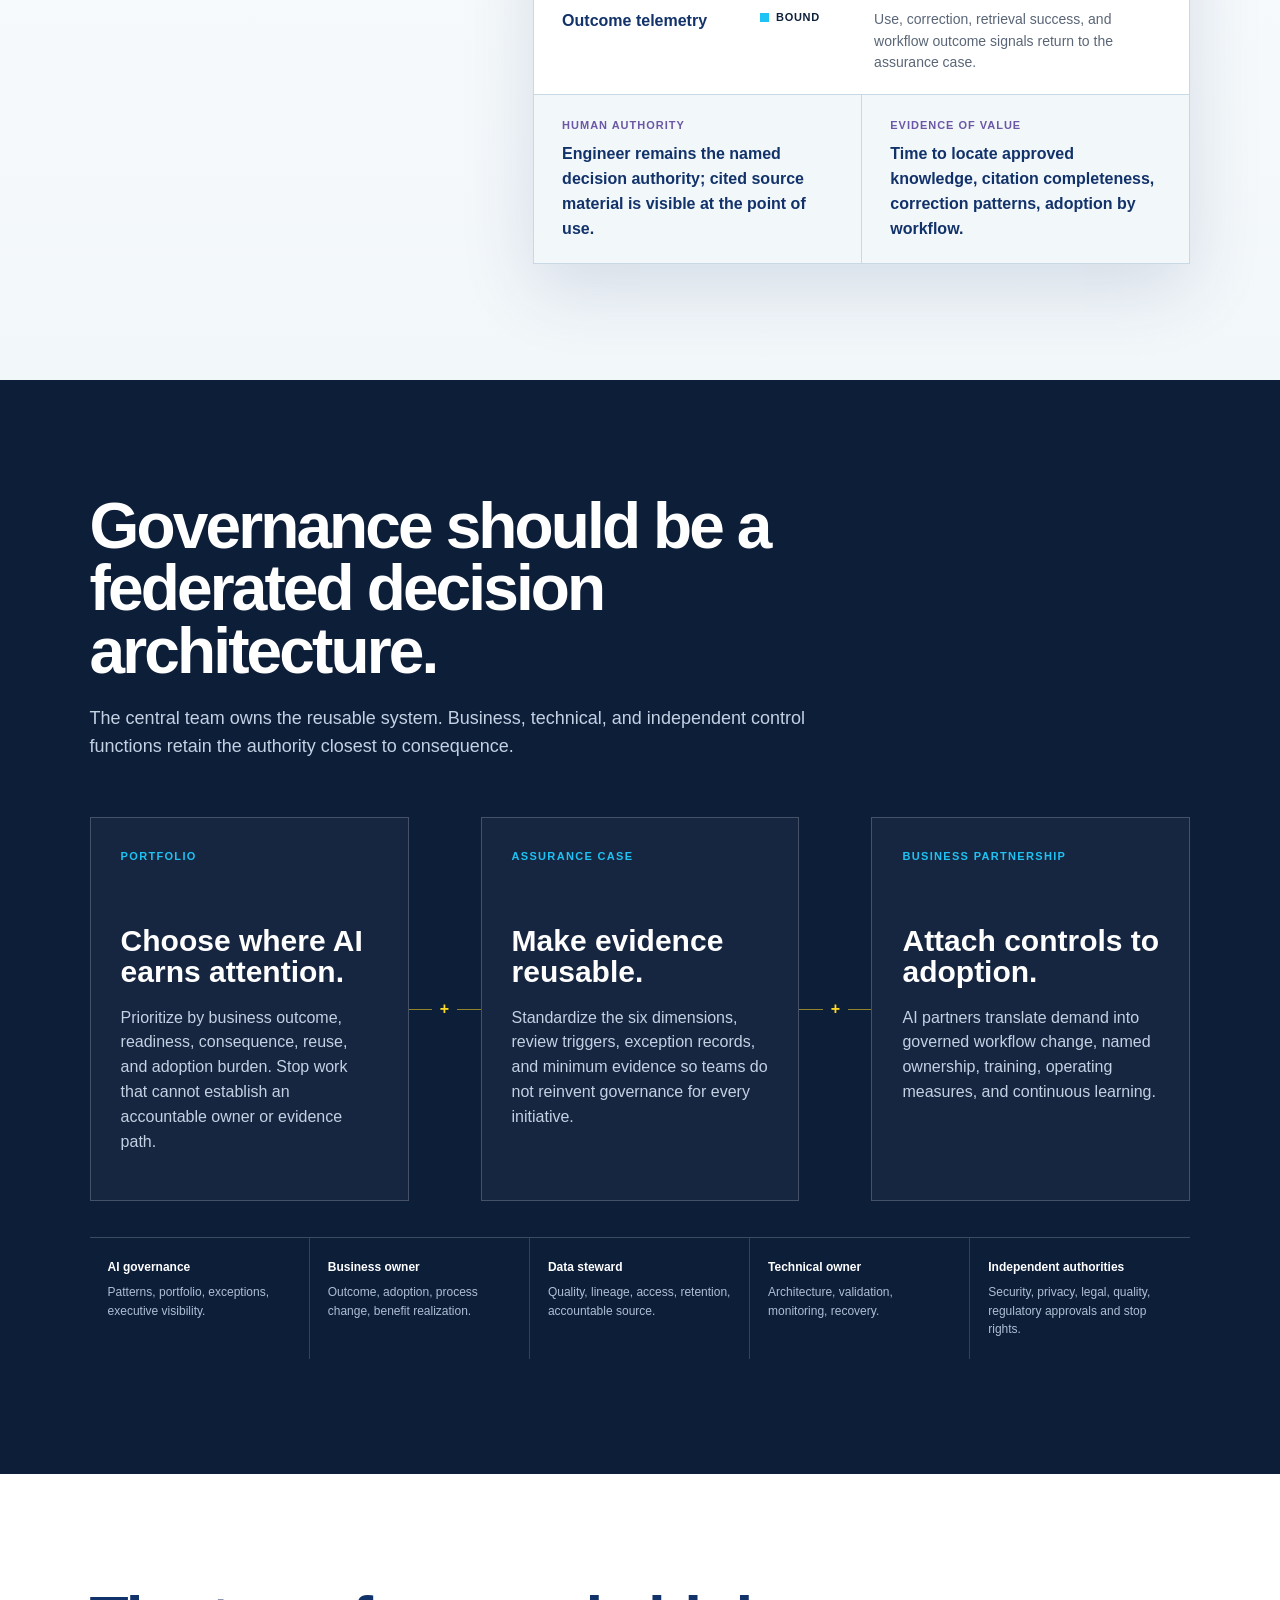
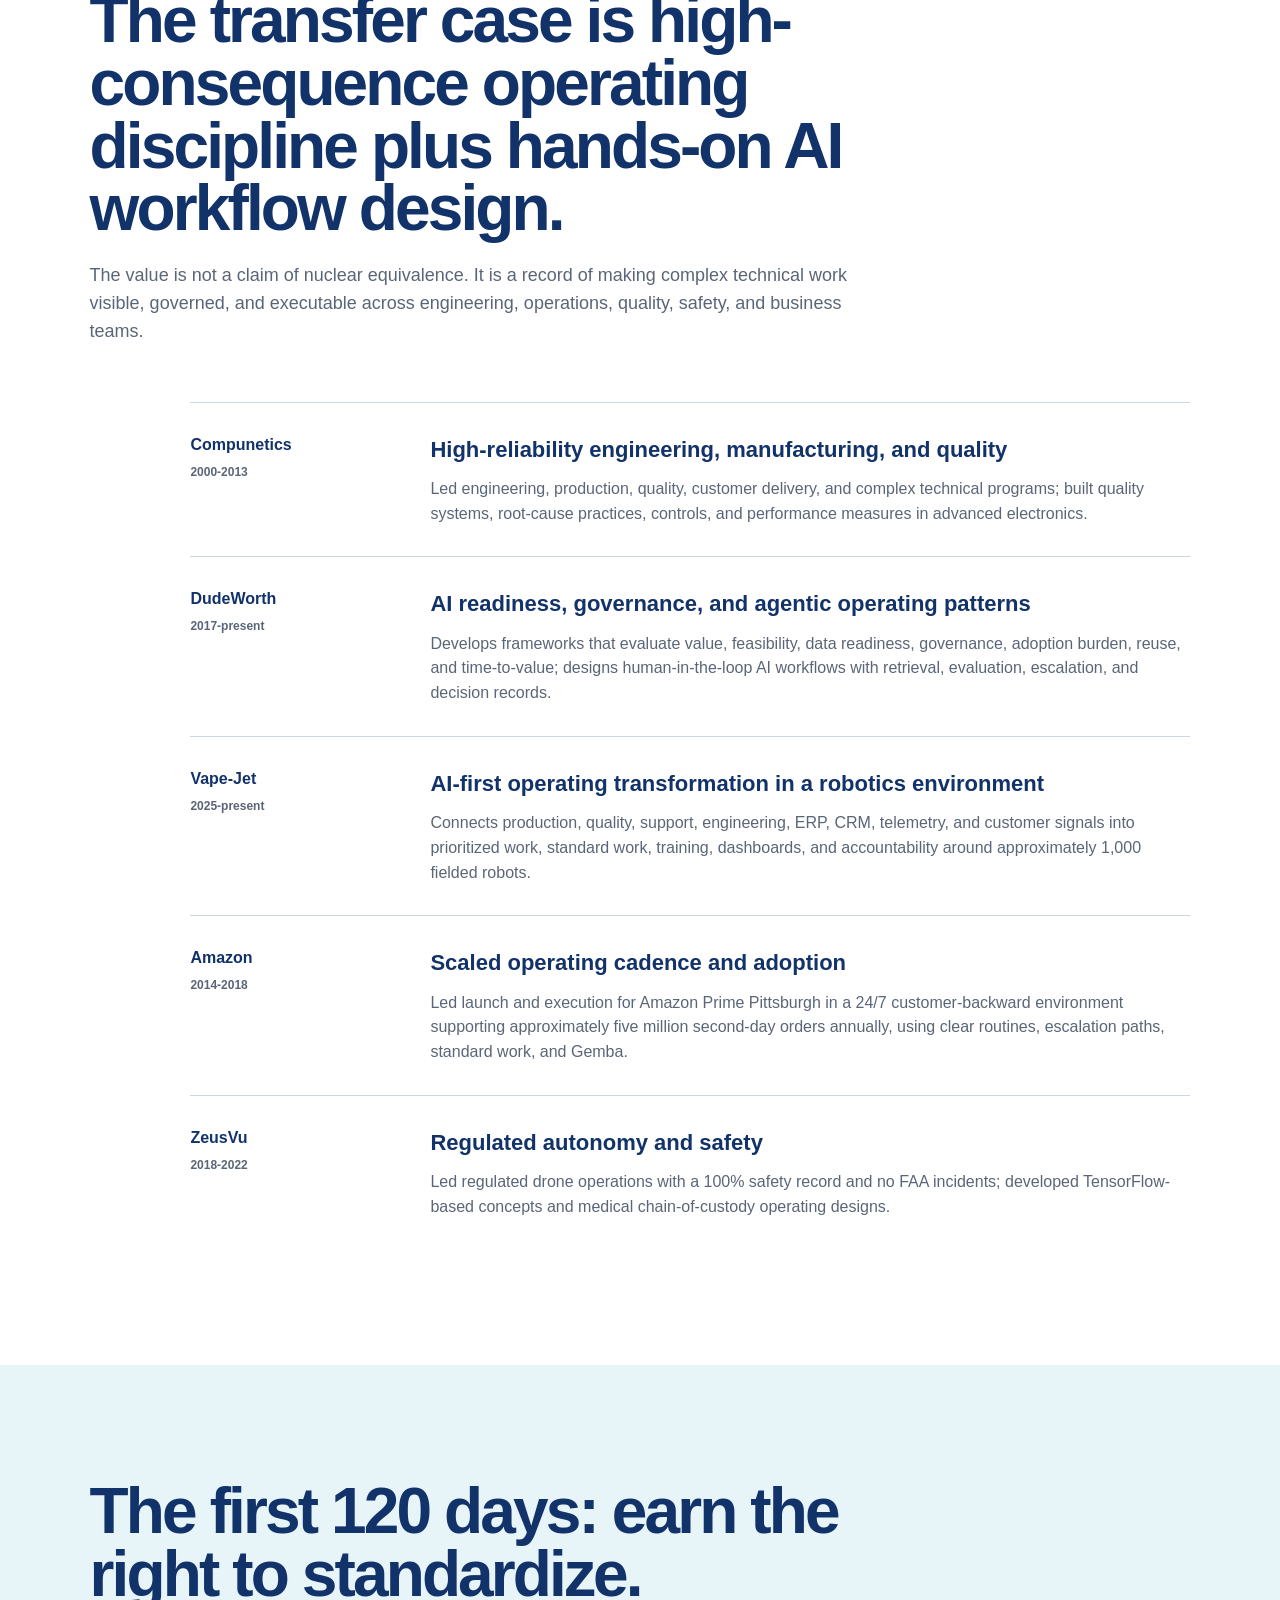
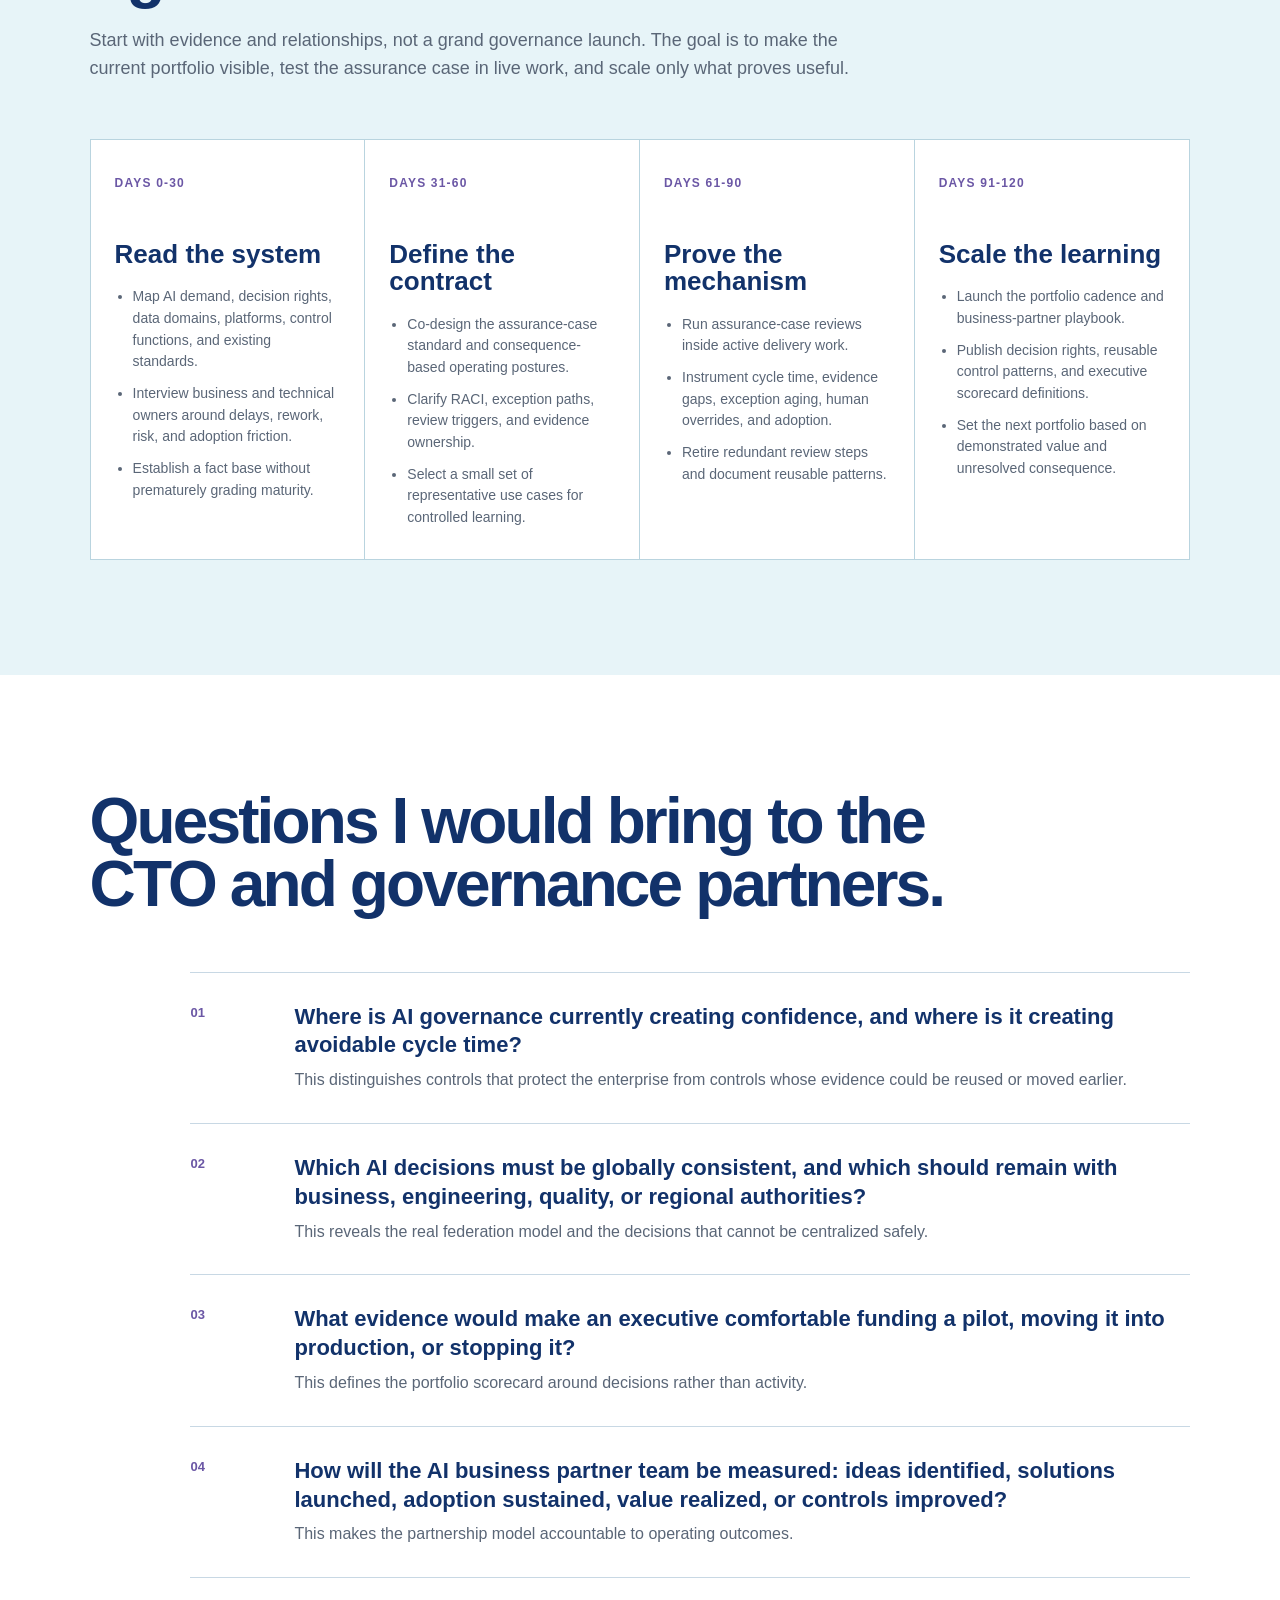
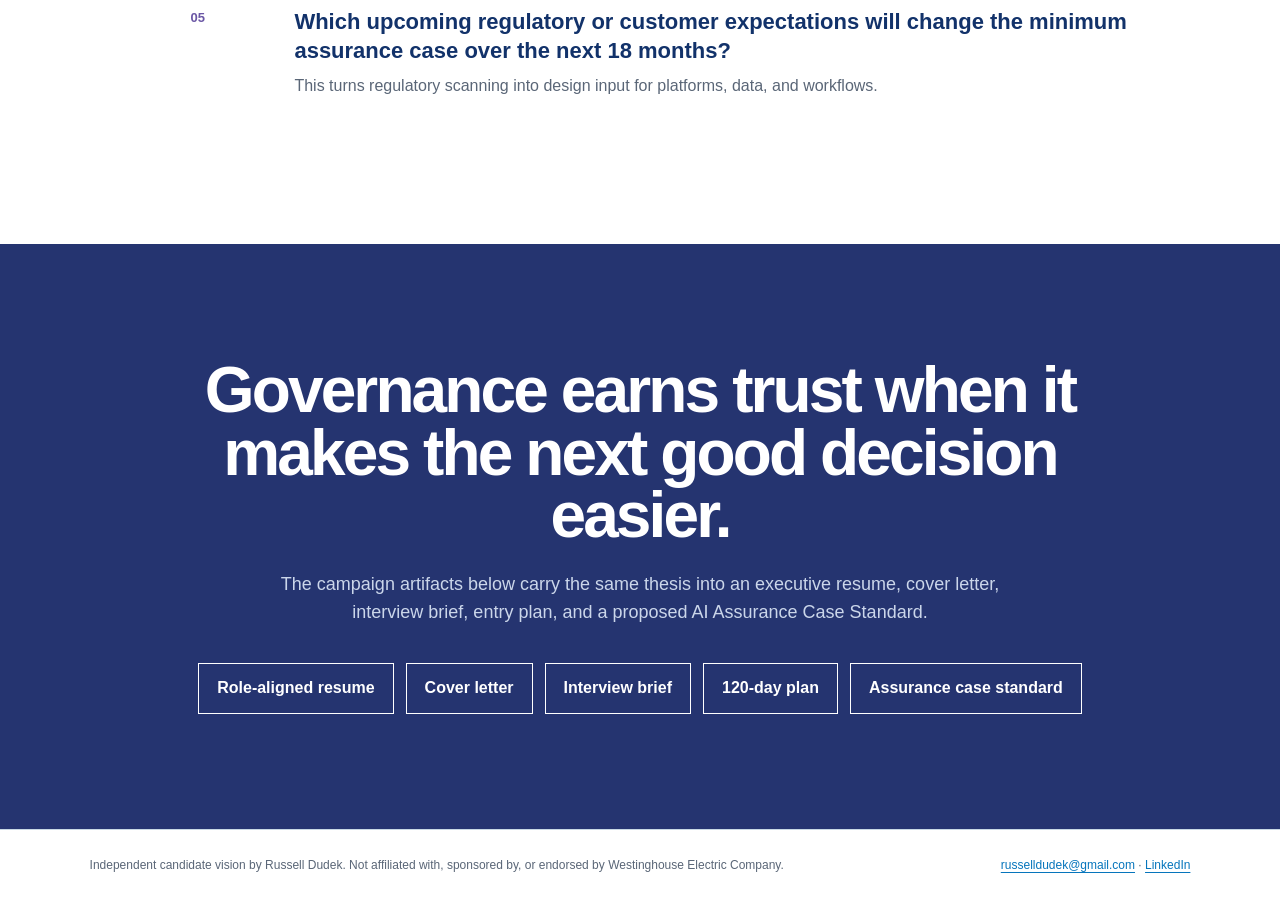
<file: ai-governance/index.html>
<!doctype html>
<html lang="en">
<head>
  <meta charset="utf-8">
  <meta name="viewport" content="width=device-width, initial-scale=1">
  <meta name="description" content="Independent candidate vision by Russell Dudek for Westinghouse Director, AI Strategic Governance.">
  <title>Russell Dudek | Westinghouse Director, AI Strategic Governance</title>
  <link rel="stylesheet" href="styles.css">
</head>
<body>
<header class="site-header">
  <div class="site-brand">
    <img src="assets/brand/westinghouse-logo-blue.png" alt="Westinghouse Electric Company">
    <div class="site-brand-copy"><strong>Director, AI Strategic Governance</strong>Candidate vision by Russell Dudek</div>
  </div>
  <button class="mobile-menu" aria-expanded="false" aria-controls="primary-nav">Menu</button>
  <nav class="site-nav" id="primary-nav" aria-label="Primary navigation">
    <a href="#mandate">Mandate</a><a href="#model">Assurance case</a><a href="#evidence">Evidence</a><a href="#entry">120 days</a>
    <a class="nav-action" href="resume.html">Resume</a>
  </nav>
</header>
<main>
  <section class="hero" aria-labelledby="hero-title">
    <div class="hero-copy">
      <h1 id="hero-title">Make assurance <span>portable.</span></h1>
      <p class="hero-lead">Westinghouse does not need governance that merely slows AI down. It needs an operating system that lets credible AI move faster because evidence, authority, and accountability travel with every use case.</p>
      <p class="hero-thesis"><strong>Candidate thesis:</strong> Build each AI initiative around a reusable assurance case - mission boundary, data pedigree, model evidence, human authority, security and compliance, and outcome telemetry - then route it according to consequence.</p>
      <div class="hero-actions"><a class="btn" href="#model">Explore the assurance case</a><a class="btn secondary" href="#mandate">Why this matters now</a></div>
    </div>
    <div class="assurance-stage" aria-label="Animated AI Assurance Lattice">
      <div class="stage-halo"></div>
      <div class="lattice-board">
        <div class="lattice-head"><span class="lattice-title">AI Assurance Lattice</span><span class="lattice-state">Illustrative baseline</span></div>
        <div class="lattice-beam beam-h1"></div><div class="lattice-beam beam-h2"></div><div class="lattice-beam beam-v1"></div><div class="lattice-beam beam-v2"></div>
        <div class="assembly-piece piece-top"></div><div class="assembly-piece piece-bottom"></div><div class="assembly-piece piece-left"></div><div class="assembly-piece piece-right"></div>
        <div class="evidence-tag tag-mission">Mission and decision boundary</div><div class="evidence-tag tag-data">Data pedigree</div><div class="evidence-tag tag-model">Model evidence</div><div class="evidence-tag tag-human">Human authority</div><div class="evidence-tag tag-control">Security and compliance</div><div class="evidence-tag tag-outcome">Outcome telemetry</div>
        <div class="lattice-core"><small>Use case</small><strong id="lattice-core-title">Engineering knowledge assistant</strong><em>Evidence travels with the work.</em></div>
        <div class="posture-rail" aria-label="Operating postures"><div class="posture-step" data-posture="Sandbox / explore">Explore</div><div class="posture-step active" data-posture="Assisted workflow">Assist</div><div class="posture-step" data-posture="Controlled production">Control</div><div class="posture-step" data-posture="Independent assurance review">Independent review</div></div>
      </div>
    </div>
  </section>

  <section class="section context-band" id="mandate">
    <div class="section-head"><h2>The role is not just policy. It is enterprise velocity under consequence.</h2><p>Public signals point to a company scaling reactor programs and applying AI across engineering, licensing, procurement, manufacturing, construction, and fleet operations. The governance leader must make that ambition investable, auditable, and adoptable without confusing central control with technical authority.</p></div>
    <div class="context-grid">
      <div class="pressure-lines">
        <div class="pressure-line"><strong>Scale</strong><span>Move from isolated experimentation to a portfolio of repeatable, business-owned AI capabilities.</span></div>
        <div class="pressure-line"><strong>Trust</strong><span>Preserve nuclear-grade quality, cybersecurity, privacy, export-control discipline, and regulatory traceability.</span></div>
        <div class="pressure-line"><strong>Authority</strong><span>Clarify what AI may recommend, what humans must decide, and which independent functions retain stop or approval rights.</span></div>
        <div class="pressure-line"><strong>Adoption</strong><span>Turn governance into an embedded delivery mechanism that business teams can use, not an end-stage review queue.</span></div>
      </div>
      <figure class="context-image"><img src="assets/company/ap1000-pwr-circle.png" alt="Official Westinghouse AP1000 product image"><figcaption>Official Westinghouse AP1000 imagery used for employer and product context. It does not depict Russell Dudek's work.</figcaption></figure>
    </div>
  </section>

  <section class="tension-strip" aria-label="Operating tensions">
    <article class="tension"><span class="num">01</span><h3>Speed without evidence becomes fragility.</h3><p>Fast pilots can multiply hidden data, model, security, and ownership debt unless assurance is designed into the work.</p></article>
    <article class="tension"><span class="num">02</span><h3>Control without reuse becomes delay.</h3><p>Bespoke review for every use case protects the enterprise locally while preventing learning and scale globally.</p></article>
    <article class="tension"><span class="num">03</span><h3>Centralization without authority becomes theater.</h3><p>A governance office can coordinate the system, but qualified engineering, quality, security, legal, privacy, and regulatory functions must retain real decision rights.</p></article>
  </section>

  <section class="section model-section" id="model">
    <div class="model-wrap">
      <div class="model-copy">
        <h3>One assurance case. Different evidence burden.</h3>
        <p>The model is deliberately portable. The six evidence dimensions stay stable while depth, reviewers, tests, and operating posture change according to consequence.</p>
        <div class="scenario-controls" role="tablist" aria-label="Illustrative AI use-case scenarios">
          <button role="tab" data-scenario="engineering" aria-selected="true">Engineering knowledge</button>
          <button role="tab" data-scenario="licensing" aria-selected="false">Licensing co-author</button>
          <button role="tab" data-scenario="inspection" aria-selected="false">Visual inspection</button>
          <button role="tab" data-scenario="workforce" aria-selected="false">Workforce AI</button>
        </div>
        <button class="reset-button" id="reset-scenario">Reset to baseline</button>
        <p class="assumption-note">These scenarios are candidate hypotheses for discovery, not claims about undisclosed Westinghouse deployments or internal controls.</p>
      </div>
      <div class="case-panel" aria-live="polite">
        <div class="case-header"><div><span class="doc-kicker">Illustrative assurance case</span><h3 id="case-title">Engineering knowledge assistant</h3></div><span class="posture" id="case-posture">Assisted workflow</span></div>
        <ol class="evidence-list">
          <li class="evidence-row"><span class="evidence-label">Mission &amp; boundary</span><span class="evidence-status bound">Bound</span><span class="evidence-detail">Retrieve and synthesize approved technical knowledge; no autonomous engineering decision.</span></li>
          <li class="evidence-row"><span class="evidence-label">Data pedigree</span><span class="evidence-status ready">Ready</span><span class="evidence-detail">Approved corpora, source ownership, document status, lineage, and citation behavior.</span></li>
          <li class="evidence-row"><span class="evidence-label">Model evidence</span><span class="evidence-status bound">Bound</span><span class="evidence-detail">Grounded-answer tests, hallucination probes, retrieval coverage, and change-control checks.</span></li>
          <li class="evidence-row"><span class="evidence-label">Human authority</span><span class="evidence-status ready">Ready</span><span class="evidence-detail">Engineer accepts, rejects, or corrects the output before it affects work.</span></li>
          <li class="evidence-row"><span class="evidence-label">Security &amp; compliance</span><span class="evidence-status bound">Bound</span><span class="evidence-detail">Role-based access, export-control handling, data-loss controls, and audit logging.</span></li>
          <li class="evidence-row"><span class="evidence-label">Outcome telemetry</span><span class="evidence-status bound">Bound</span><span class="evidence-detail">Use, correction, retrieval success, and workflow outcome signals return to the assurance case.</span></li>
        </ol>
        <div class="case-footer"><div class="case-readout"><strong>Human authority</strong><span id="authority-readout">Engineer remains the named decision authority; cited source material is visible at the point of use.</span></div><div class="case-readout"><strong>Evidence of value</strong><span id="measure-readout">Time to locate approved knowledge, citation completeness, correction patterns, adoption by workflow.</span></div></div>
      </div>
    </div>
  </section>

  <section class="section architecture">
    <div class="section-head"><h2>Governance should be a federated decision architecture.</h2><p>The central team owns the reusable system. Business, technical, and independent control functions retain the authority closest to consequence.</p></div>
    <div class="arch-map">
      <article class="arch-node"><strong>Portfolio</strong><h3>Choose where AI earns attention.</h3><p>Prioritize by business outcome, readiness, consequence, reuse, and adoption burden. Stop work that cannot establish an accountable owner or evidence path.</p></article>
      <div class="arch-bridge"><span>+</span></div>
      <article class="arch-node"><strong>Assurance case</strong><h3>Make evidence reusable.</h3><p>Standardize the six dimensions, review triggers, exception records, and minimum evidence so teams do not reinvent governance for every initiative.</p></article>
      <div class="arch-bridge"><span>+</span></div>
      <article class="arch-node"><strong>Business partnership</strong><h3>Attach controls to adoption.</h3><p>AI partners translate demand into governed workflow change, named ownership, training, operating measures, and continuous learning.</p></article>
    </div>
    <div class="decision-rights" aria-label="Decision rights"><div class="right-cell"><strong>AI governance</strong><span>Patterns, portfolio, exceptions, executive visibility.</span></div><div class="right-cell"><strong>Business owner</strong><span>Outcome, adoption, process change, benefit realization.</span></div><div class="right-cell"><strong>Data steward</strong><span>Quality, lineage, access, retention, accountable source.</span></div><div class="right-cell"><strong>Technical owner</strong><span>Architecture, validation, monitoring, recovery.</span></div><div class="right-cell"><strong>Independent authorities</strong><span>Security, privacy, legal, quality, regulatory approvals and stop rights.</span></div></div>
  </section>

  <section class="section proof-section" id="evidence">
    <div class="section-head"><h2>The transfer case is high-consequence operating discipline plus hands-on AI workflow design.</h2><p>The value is not a claim of nuclear equivalence. It is a record of making complex technical work visible, governed, and executable across engineering, operations, quality, safety, and business teams.</p></div>
    <div class="proof-trail">
      <article class="proof-item"><div class="where">Compunetics<span>2000-2013</span></div><div><h3>High-reliability engineering, manufacturing, and quality</h3><p>Led engineering, production, quality, customer delivery, and complex technical programs; built quality systems, root-cause practices, controls, and performance measures in advanced electronics.</p></div></article>
      <article class="proof-item"><div class="where">DudeWorth<span>2017-present</span></div><div><h3>AI readiness, governance, and agentic operating patterns</h3><p>Develops frameworks that evaluate value, feasibility, data readiness, governance, adoption burden, reuse, and time-to-value; designs human-in-the-loop AI workflows with retrieval, evaluation, escalation, and decision records.</p></div></article>
      <article class="proof-item"><div class="where">Vape-Jet<span>2025-present</span></div><div><h3>AI-first operating transformation in a robotics environment</h3><p>Connects production, quality, support, engineering, ERP, CRM, telemetry, and customer signals into prioritized work, standard work, training, dashboards, and accountability around approximately 1,000 fielded robots.</p></div></article>
      <article class="proof-item"><div class="where">Amazon<span>2014-2018</span></div><div><h3>Scaled operating cadence and adoption</h3><p>Led launch and execution for Amazon Prime Pittsburgh in a 24/7 customer-backward environment supporting approximately five million second-day orders annually, using clear routines, escalation paths, standard work, and Gemba.</p></div></article>
      <article class="proof-item"><div class="where">ZeusVu<span>2018-2022</span></div><div><h3>Regulated autonomy and safety</h3><p>Led regulated drone operations with a 100% safety record and no FAA incidents; developed TensorFlow-based concepts and medical chain-of-custody operating designs.</p></div></article>
    </div>
  </section>

  <section class="section plan-section" id="entry">
    <div class="section-head"><h2>The first 120 days: earn the right to standardize.</h2><p>Start with evidence and relationships, not a grand governance launch. The goal is to make the current portfolio visible, test the assurance case in live work, and scale only what proves useful.</p></div>
    <div class="plan-rail">
      <article class="plan-phase"><span class="days">Days 0-30</span><h3>Read the system</h3><ul><li>Map AI demand, decision rights, data domains, platforms, control functions, and existing standards.</li><li>Interview business and technical owners around delays, rework, risk, and adoption friction.</li><li>Establish a fact base without prematurely grading maturity.</li></ul></article>
      <article class="plan-phase"><span class="days">Days 31-60</span><h3>Define the contract</h3><ul><li>Co-design the assurance-case standard and consequence-based operating postures.</li><li>Clarify RACI, exception paths, review triggers, and evidence ownership.</li><li>Select a small set of representative use cases for controlled learning.</li></ul></article>
      <article class="plan-phase"><span class="days">Days 61-90</span><h3>Prove the mechanism</h3><ul><li>Run assurance-case reviews inside active delivery work.</li><li>Instrument cycle time, evidence gaps, exception aging, human overrides, and adoption.</li><li>Retire redundant review steps and document reusable patterns.</li></ul></article>
      <article class="plan-phase"><span class="days">Days 91-120</span><h3>Scale the learning</h3><ul><li>Launch the portfolio cadence and business-partner playbook.</li><li>Publish decision rights, reusable control patterns, and executive scorecard definitions.</li><li>Set the next portfolio based on demonstrated value and unresolved consequence.</li></ul></article>
    </div>
  </section>

  <section class="section questions-section">
    <div class="section-head"><h2>Questions I would bring to the CTO and governance partners.</h2></div>
    <div class="question-list">
      <div class="question"><div><strong>Where is AI governance currently creating confidence, and where is it creating avoidable cycle time?</strong><span>This distinguishes controls that protect the enterprise from controls whose evidence could be reused or moved earlier.</span></div></div>
      <div class="question"><div><strong>Which AI decisions must be globally consistent, and which should remain with business, engineering, quality, or regional authorities?</strong><span>This reveals the real federation model and the decisions that cannot be centralized safely.</span></div></div>
      <div class="question"><div><strong>What evidence would make an executive comfortable funding a pilot, moving it into production, or stopping it?</strong><span>This defines the portfolio scorecard around decisions rather than activity.</span></div></div>
      <div class="question"><div><strong>How will the AI business partner team be measured: ideas identified, solutions launched, adoption sustained, value realized, or controls improved?</strong><span>This makes the partnership model accountable to operating outcomes.</span></div></div>
      <div class="question"><div><strong>Which upcoming regulatory or customer expectations will change the minimum assurance case over the next 18 months?</strong><span>This turns regulatory scanning into design input for platforms, data, and workflows.</span></div></div>
    </div>
  </section>

  <section class="section final-section"><h2>Governance earns trust when it makes the next good decision easier.</h2><p>The campaign artifacts below carry the same thesis into an executive resume, cover letter, interview brief, entry plan, and a proposed AI Assurance Case Standard.</p><div class="document-links"><a class="btn" href="resume.html">Role-aligned resume</a><a class="btn secondary" href="cover-letter.html">Cover letter</a><a class="btn secondary" href="interview-brief.html">Interview brief</a><a class="btn secondary" href="120-day-plan.html">120-day plan</a><a class="btn secondary" href="assurance-case-standard.html">Assurance case standard</a></div></section>
</main>
<footer class="site-footer"><p>Independent candidate vision by Russell Dudek. Not affiliated with, sponsored by, or endorsed by Westinghouse Electric Company.</p><p><a href="mailto:russelldudek@gmail.com">russelldudek@gmail.com</a> · <a href="https://www.linkedin.com/in/russelldudek">LinkedIn</a></p></footer>
<script src="app.js"></script>
</body>
</html>
</file>
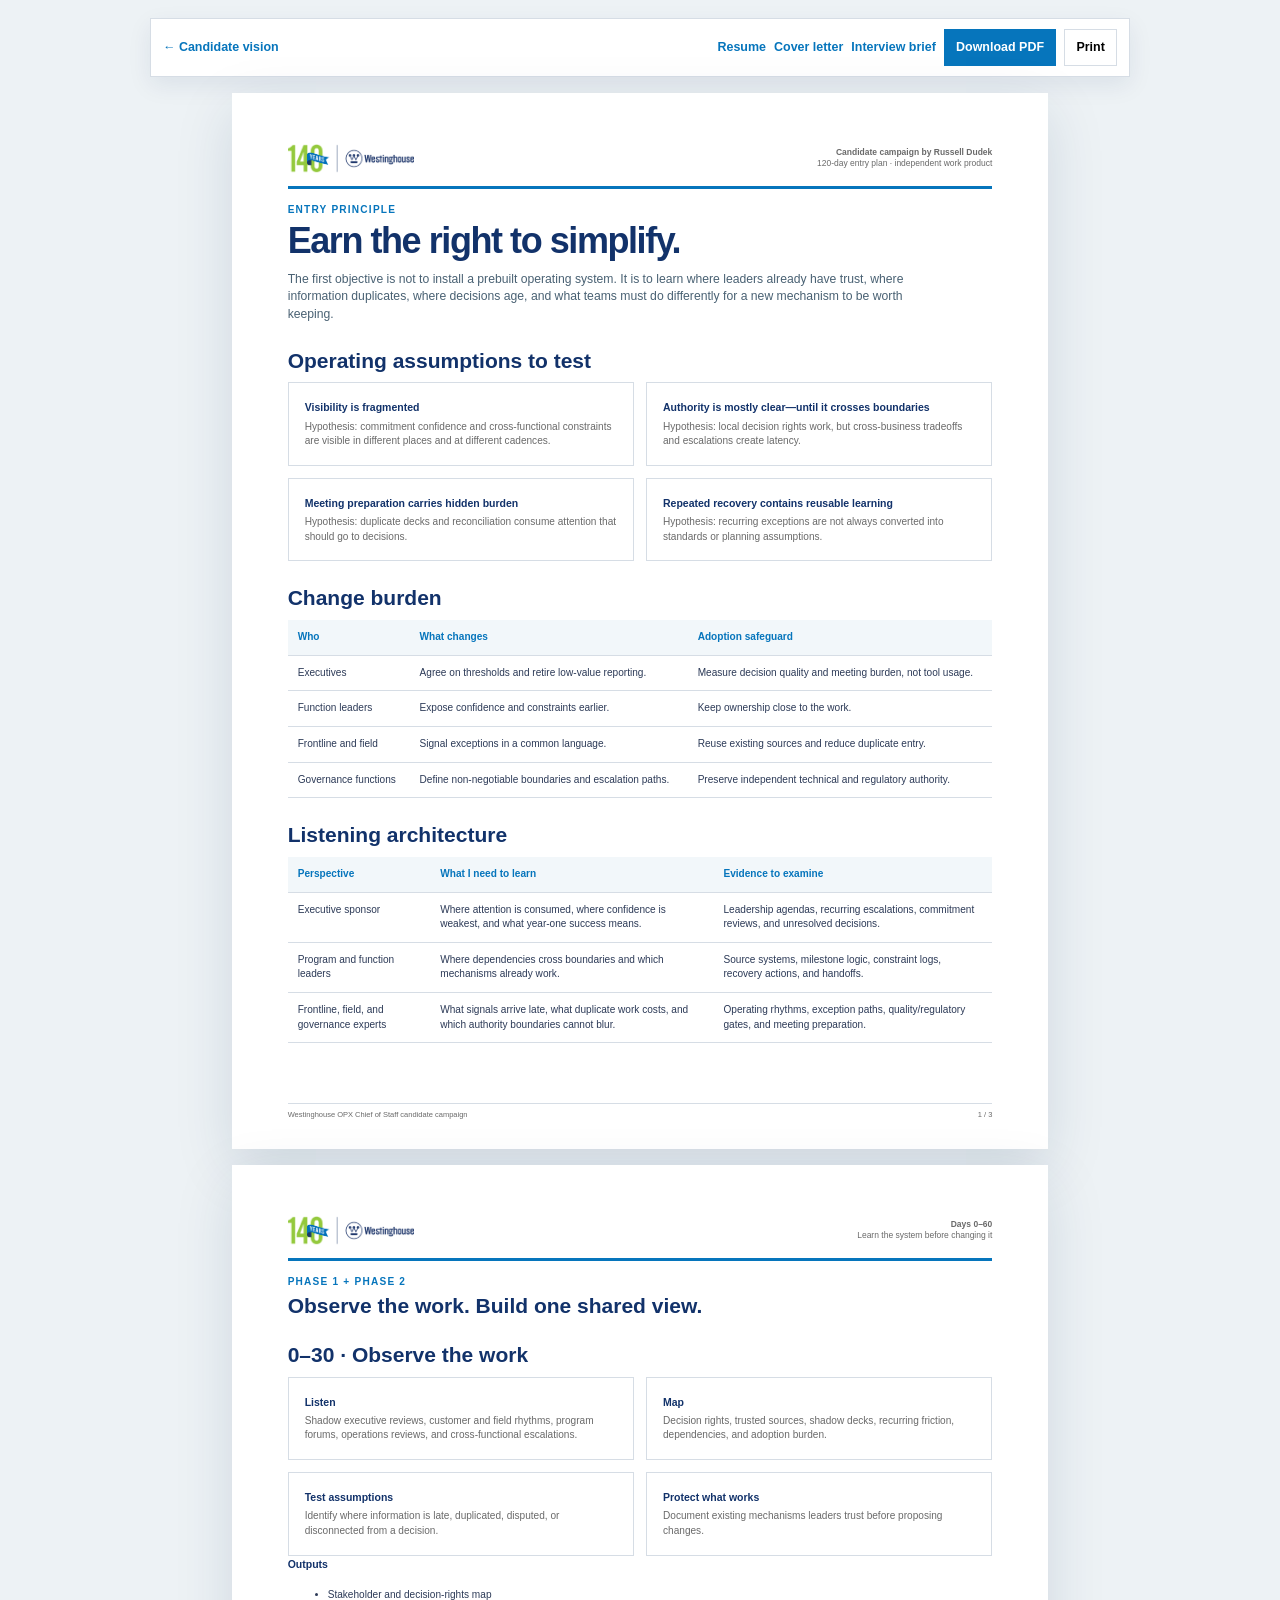
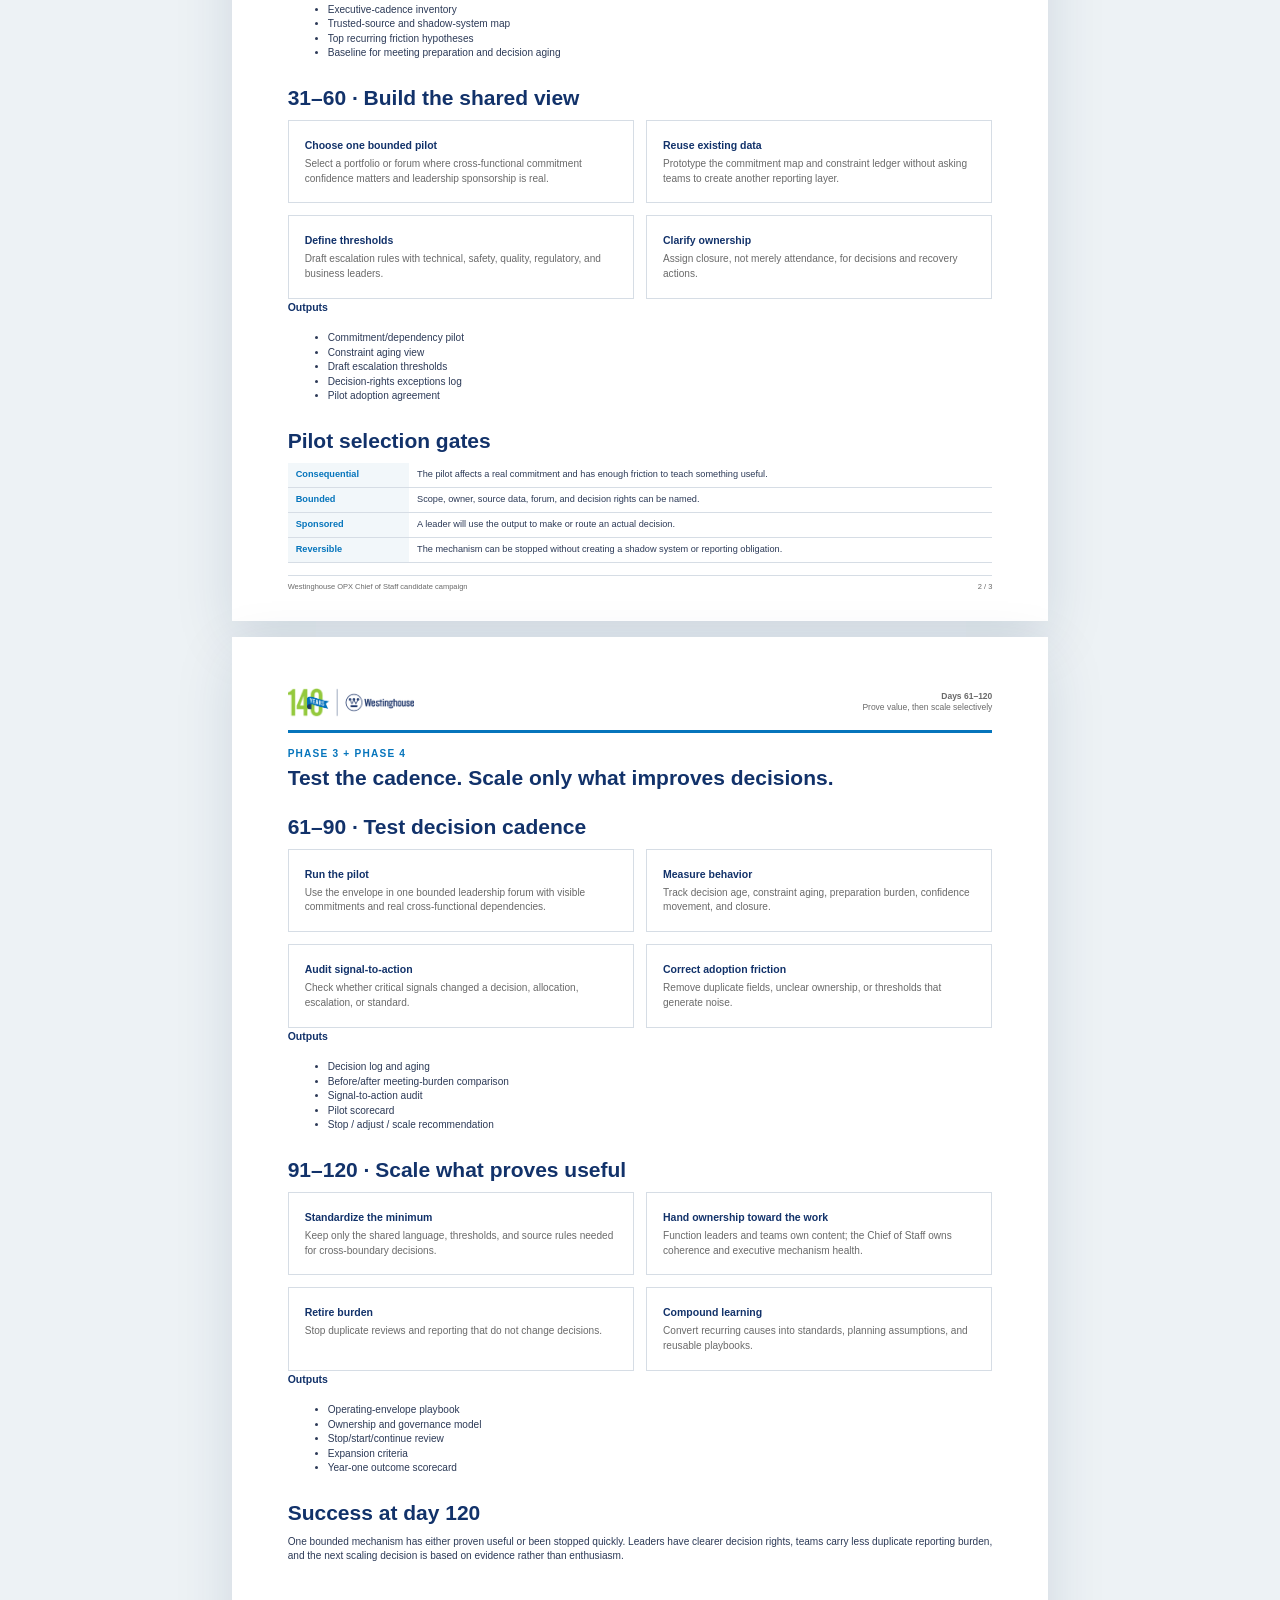
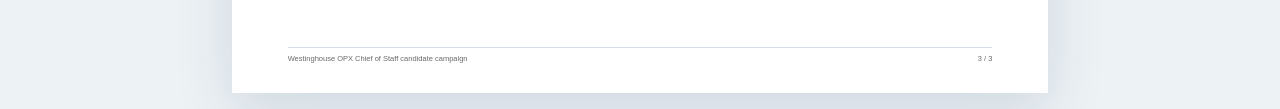
<file: 120-day-plan.html>
<!doctype html><html lang="en"><head><meta charset="utf-8"/><meta name="viewport" content="width=device-width,initial-scale=1"/><title>Russell Dudek | Westinghouse 120-Day Entry Plan</title><link rel="stylesheet" href="brand-tokens.css"/><link rel="stylesheet" href="styles.css"/></head><body class="document-shell">
<nav class="document-nav" aria-label="120-day plan actions"><a href="index.html">← Candidate vision</a><div class="action-group"><a href="resume.html">Resume</a><a href="cover-letter.html">Cover letter</a><a href="interview-brief.html">Interview brief</a><a class="action-button primary-action" href="docs/russell-dudek-westinghouse-opx-chief-of-staff-120-day-plan.pdf" download>Download PDF</a><button type="button" onclick="window.print()">Print</button></div></nav>
<section class="report-page"><div class="doc-brandbar"><img src="assets/brand/westinghouse-logo-blue.png" alt="Westinghouse 140 years"/><div class="candidate-label"><strong>Candidate campaign by Russell Dudek</strong><br/>120-day entry plan · independent work product</div></div><p class="report-kicker">ENTRY PRINCIPLE</p><h1>Earn the right to simplify.</h1><p class="lede">The first objective is not to install a prebuilt operating system. It is to learn where leaders already have trust, where information duplicates, where decisions age, and what teams must do differently for a new mechanism to be worth keeping.</p><div class="report-section"><h2>Operating assumptions to test</h2><div class="report-grid"><div class="report-block"><h3>Visibility is fragmented</h3><p>Hypothesis: commitment confidence and cross-functional constraints are visible in different places and at different cadences.</p></div><div class="report-block"><h3>Authority is mostly clear—until it crosses boundaries</h3><p>Hypothesis: local decision rights work, but cross-business tradeoffs and escalations create latency.</p></div><div class="report-block"><h3>Meeting preparation carries hidden burden</h3><p>Hypothesis: duplicate decks and reconciliation consume attention that should go to decisions.</p></div><div class="report-block"><h3>Repeated recovery contains reusable learning</h3><p>Hypothesis: recurring exceptions are not always converted into standards or planning assumptions.</p></div></div></div><div class="report-section"><h2>Change burden</h2><table class="report-table"><thead><tr><th>Who</th><th>What changes</th><th>Adoption safeguard</th></tr></thead><tbody><tr><td>Executives</td><td>Agree on thresholds and retire low-value reporting.</td><td>Measure decision quality and meeting burden, not tool usage.</td></tr><tr><td>Function leaders</td><td>Expose confidence and constraints earlier.</td><td>Keep ownership close to the work.</td></tr><tr><td>Frontline and field</td><td>Signal exceptions in a common language.</td><td>Reuse existing sources and reduce duplicate entry.</td></tr><tr><td>Governance functions</td><td>Define non-negotiable boundaries and escalation paths.</td><td>Preserve independent technical and regulatory authority.</td></tr></tbody></table></div><div class="report-section"><h2>Listening architecture</h2><table class="report-table"><thead><tr><th>Perspective</th><th>What I need to learn</th><th>Evidence to examine</th></tr></thead><tbody><tr><td>Executive sponsor</td><td>Where attention is consumed, where confidence is weakest, and what year-one success means.</td><td>Leadership agendas, recurring escalations, commitment reviews, and unresolved decisions.</td></tr><tr><td>Program and function leaders</td><td>Where dependencies cross boundaries and which mechanisms already work.</td><td>Source systems, milestone logic, constraint logs, recovery actions, and handoffs.</td></tr><tr><td>Frontline, field, and governance experts</td><td>What signals arrive late, what duplicate work costs, and which authority boundaries cannot blur.</td><td>Operating rhythms, exception paths, quality/regulatory gates, and meeting preparation.</td></tr></tbody></table></div><div class="report-footer"><span>Westinghouse OPX Chief of Staff candidate campaign</span><span>1 / 3</span></div></section>
<section class="report-page"><div class="doc-brandbar"><img src="assets/brand/westinghouse-logo-blue.png" alt="Westinghouse 140 years"/><div class="candidate-label"><strong>Days 0–60</strong><br/>Learn the system before changing it</div></div><p class="report-kicker">PHASE 1 + PHASE 2</p><h2>Observe the work. Build one shared view.</h2><div class="report-section"><h2>0–30 · Observe the work</h2><div class="report-grid"><div class="report-block"><h3>Listen</h3><p>Shadow executive reviews, customer and field rhythms, program forums, operations reviews, and cross-functional escalations.</p></div><div class="report-block"><h3>Map</h3><p>Decision rights, trusted sources, shadow decks, recurring friction, dependencies, and adoption burden.</p></div><div class="report-block"><h3>Test assumptions</h3><p>Identify where information is late, duplicated, disputed, or disconnected from a decision.</p></div><div class="report-block"><h3>Protect what works</h3><p>Document existing mechanisms leaders trust before proposing changes.</p></div></div><h3>Outputs</h3><ul><li>Stakeholder and decision-rights map</li><li>Executive-cadence inventory</li><li>Trusted-source and shadow-system map</li><li>Top recurring friction hypotheses</li><li>Baseline for meeting preparation and decision aging</li></ul></div><div class="report-section"><h2>31–60 · Build the shared view</h2><div class="report-grid"><div class="report-block"><h3>Choose one bounded pilot</h3><p>Select a portfolio or forum where cross-functional commitment confidence matters and leadership sponsorship is real.</p></div><div class="report-block"><h3>Reuse existing data</h3><p>Prototype the commitment map and constraint ledger without asking teams to create another reporting layer.</p></div><div class="report-block"><h3>Define thresholds</h3><p>Draft escalation rules with technical, safety, quality, regulatory, and business leaders.</p></div><div class="report-block"><h3>Clarify ownership</h3><p>Assign closure, not merely attendance, for decisions and recovery actions.</p></div></div><h3>Outputs</h3><ul><li>Commitment/dependency pilot</li><li>Constraint aging view</li><li>Draft escalation thresholds</li><li>Decision-rights exceptions log</li><li>Pilot adoption agreement</li></ul></div><div class="report-section"><h2>Pilot selection gates</h2><table class="report-table compact-table"><tbody><tr><th>Consequential</th><td>The pilot affects a real commitment and has enough friction to teach something useful.</td></tr><tr><th>Bounded</th><td>Scope, owner, source data, forum, and decision rights can be named.</td></tr><tr><th>Sponsored</th><td>A leader will use the output to make or route an actual decision.</td></tr><tr><th>Reversible</th><td>The mechanism can be stopped without creating a shadow system or reporting obligation.</td></tr></tbody></table></div><div class="report-footer"><span>Westinghouse OPX Chief of Staff candidate campaign</span><span>2 / 3</span></div></section>
<section class="report-page"><div class="doc-brandbar"><img src="assets/brand/westinghouse-logo-blue.png" alt="Westinghouse 140 years"/><div class="candidate-label"><strong>Days 61–120</strong><br/>Prove value, then scale selectively</div></div><p class="report-kicker">PHASE 3 + PHASE 4</p><h2>Test the cadence. Scale only what improves decisions.</h2><div class="report-section"><h2>61–90 · Test decision cadence</h2><div class="report-grid"><div class="report-block"><h3>Run the pilot</h3><p>Use the envelope in one bounded leadership forum with visible commitments and real cross-functional dependencies.</p></div><div class="report-block"><h3>Measure behavior</h3><p>Track decision age, constraint aging, preparation burden, confidence movement, and closure.</p></div><div class="report-block"><h3>Audit signal-to-action</h3><p>Check whether critical signals changed a decision, allocation, escalation, or standard.</p></div><div class="report-block"><h3>Correct adoption friction</h3><p>Remove duplicate fields, unclear ownership, or thresholds that generate noise.</p></div></div><h3>Outputs</h3><ul><li>Decision log and aging</li><li>Before/after meeting-burden comparison</li><li>Signal-to-action audit</li><li>Pilot scorecard</li><li>Stop / adjust / scale recommendation</li></ul></div><div class="report-section"><h2>91–120 · Scale what proves useful</h2><div class="report-grid"><div class="report-block"><h3>Standardize the minimum</h3><p>Keep only the shared language, thresholds, and source rules needed for cross-boundary decisions.</p></div><div class="report-block"><h3>Hand ownership toward the work</h3><p>Function leaders and teams own content; the Chief of Staff owns coherence and executive mechanism health.</p></div><div class="report-block"><h3>Retire burden</h3><p>Stop duplicate reviews and reporting that do not change decisions.</p></div><div class="report-block"><h3>Compound learning</h3><p>Convert recurring causes into standards, planning assumptions, and reusable playbooks.</p></div></div><h3>Outputs</h3><ul><li>Operating-envelope playbook</li><li>Ownership and governance model</li><li>Stop/start/continue review</li><li>Expansion criteria</li><li>Year-one outcome scorecard</li></ul></div><div class="report-section"><h2>Success at day 120</h2><p>One bounded mechanism has either proven useful or been stopped quickly. Leaders have clearer decision rights, teams carry less duplicate reporting burden, and the next scaling decision is based on evidence rather than enthusiasm.</p></div><div class="report-footer"><span>Westinghouse OPX Chief of Staff candidate campaign</span><span>3 / 3</span></div></section>
</body></html>
</file>
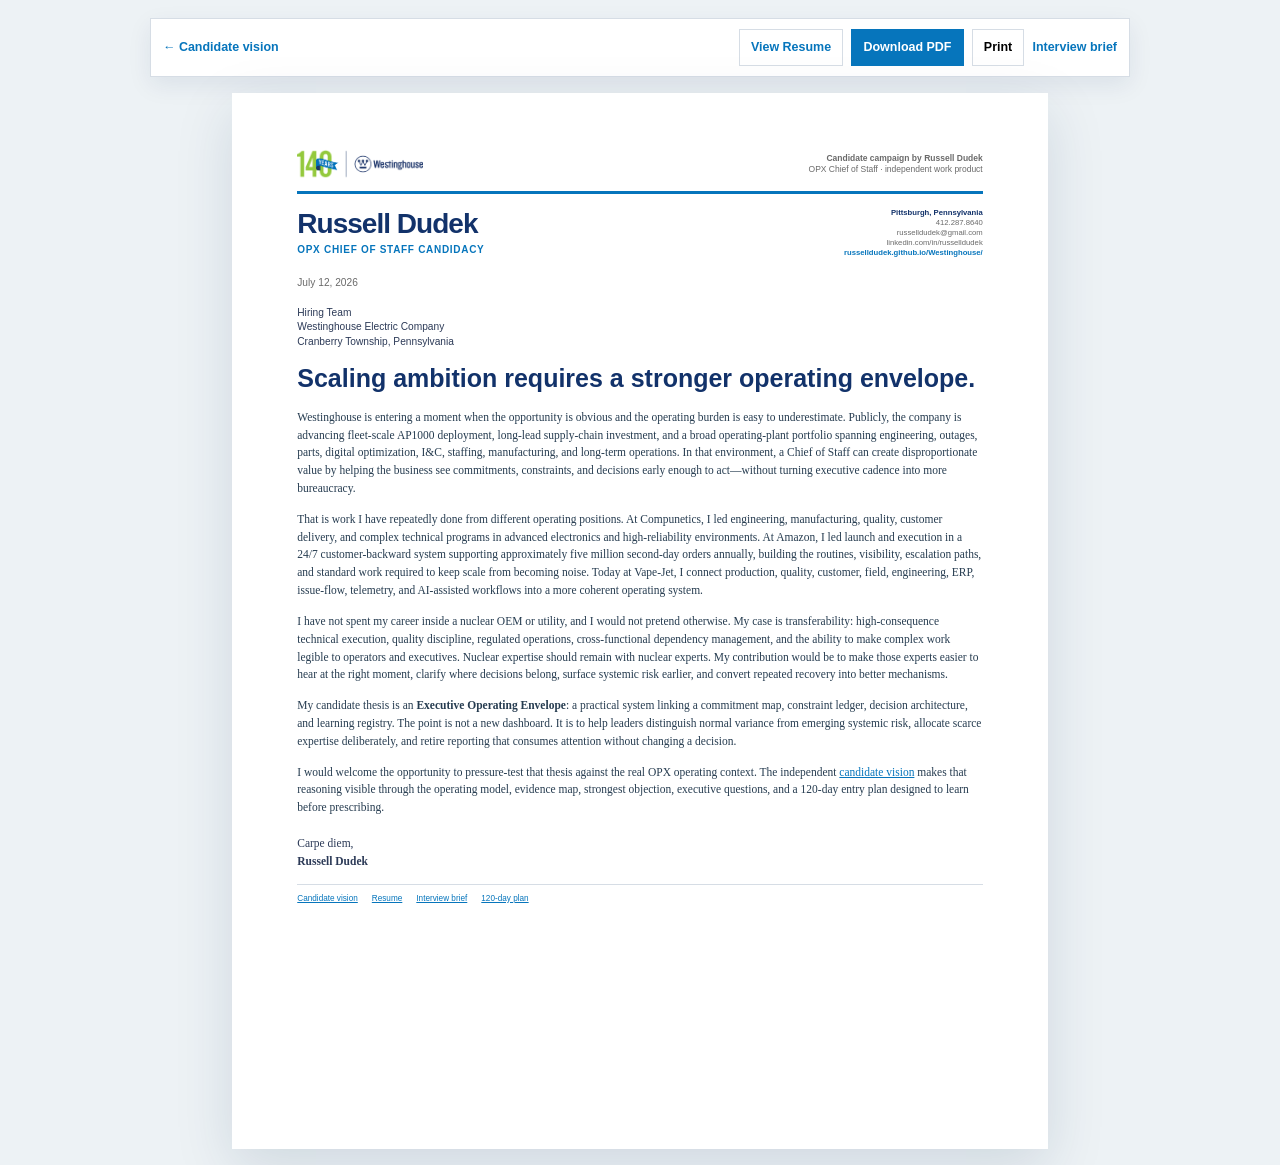
<file: cover-letter.html>
<!doctype html><html lang="en"><head><meta charset="utf-8"/><meta name="viewport" content="width=device-width,initial-scale=1"/><title>Russell Dudek | Westinghouse Cover Letter</title><link rel="stylesheet" href="brand-tokens.css"/><link rel="stylesheet" href="styles.css"/><link rel="stylesheet" href="document-contact-v2.css"/></head><body class="document-shell">
<nav class="document-nav" aria-label="Cover letter actions"><a href="index.html">← Candidate vision</a><div class="action-group"><a class="action-button" href="resume.html">View Resume</a><a class="action-button primary-action" href="docs/russell-dudek-westinghouse-opx-chief-of-staff-cover-letter.pdf" download>Download PDF</a><button type="button" onclick="window.print()">Print</button><a href="interview-brief.html">Interview brief</a></div></nav>
<article class="paper letter-paper"><div class="doc-brandbar"><img src="assets/brand/westinghouse-logo-blue.png" alt="Westinghouse 140 years"/><div class="candidate-label"><strong>Candidate campaign by Russell Dudek</strong><br/>OPX Chief of Staff · independent work product</div></div><header class="doc-header"><div><h1>Russell Dudek</h1><div class="doc-title">OPX CHIEF OF STAFF CANDIDACY</div></div><div class="doc-contact contact-block"><span class="contact-location">Pittsburgh, Pennsylvania</span><a href="tel:+14122878640">412.287.8640</a><a href="mailto:russelldudek@gmail.com">russelldudek@gmail.com</a><a href="https://www.linkedin.com/in/russelldudek">linkedin.com/in/russelldudek</a><a class="contact-campaign" href="https://russelldudek.github.io/Westinghouse/">russelldudek.github.io/Westinghouse/</a></div></header><div class="letter-date">July 12, 2026</div><div class="letter-to">Hiring Team<br/>Westinghouse Electric Company<br/>Cranberry Township, Pennsylvania</div><h2>Scaling ambition requires a stronger operating envelope.</h2><div class="letter-body">
<p>Westinghouse is entering a moment when the opportunity is obvious and the operating burden is easy to underestimate. Publicly, the company is advancing fleet-scale AP1000 deployment, long-lead supply-chain investment, and a broad operating-plant portfolio spanning engineering, outages, parts, digital optimization, I&amp;C, staffing, manufacturing, and long-term operations. In that environment, a Chief of Staff can create disproportionate value by helping the business see commitments, constraints, and decisions early enough to act—without turning executive cadence into more bureaucracy.</p>
<p>That is work I have repeatedly done from different operating positions. At Compunetics, I led engineering, manufacturing, quality, customer delivery, and complex technical programs in advanced electronics and high-reliability environments. At Amazon, I led launch and execution in a 24/7 customer-backward system supporting approximately five million second-day orders annually, building the routines, visibility, escalation paths, and standard work required to keep scale from becoming noise. Today at Vape-Jet, I connect production, quality, customer, field, engineering, ERP, issue-flow, telemetry, and AI-assisted workflows into a more coherent operating system.</p>
<p>I have not spent my career inside a nuclear OEM or utility, and I would not pretend otherwise. My case is transferability: high-consequence technical execution, quality discipline, regulated operations, cross-functional dependency management, and the ability to make complex work legible to operators and executives. Nuclear expertise should remain with nuclear experts. My contribution would be to make those experts easier to hear at the right moment, clarify where decisions belong, surface systemic risk earlier, and convert repeated recovery into better mechanisms.</p>
<p>My candidate thesis is an <strong>Executive Operating Envelope</strong>: a practical system linking a commitment map, constraint ledger, decision architecture, and learning registry. The point is not a new dashboard. It is to help leaders distinguish normal variance from emerging systemic risk, allocate scarce expertise deliberately, and retire reporting that consumes attention without changing a decision.</p>
<p>I would welcome the opportunity to pressure-test that thesis against the real OPX operating context. The independent <a href="https://russelldudek.github.io/Westinghouse/">candidate vision</a> makes that reasoning visible through the operating model, evidence map, strongest objection, executive questions, and a 120-day entry plan designed to learn before prescribing.</p></div><div class="letter-signoff">Carpe diem,<br/><strong>Russell Dudek</strong></div><div class="letter-links"><a href="index.html">Candidate vision</a><a href="resume.html">Resume</a><a href="interview-brief.html">Interview brief</a><a href="120-day-plan.html">120-day plan</a></div></article></body></html>
</file>
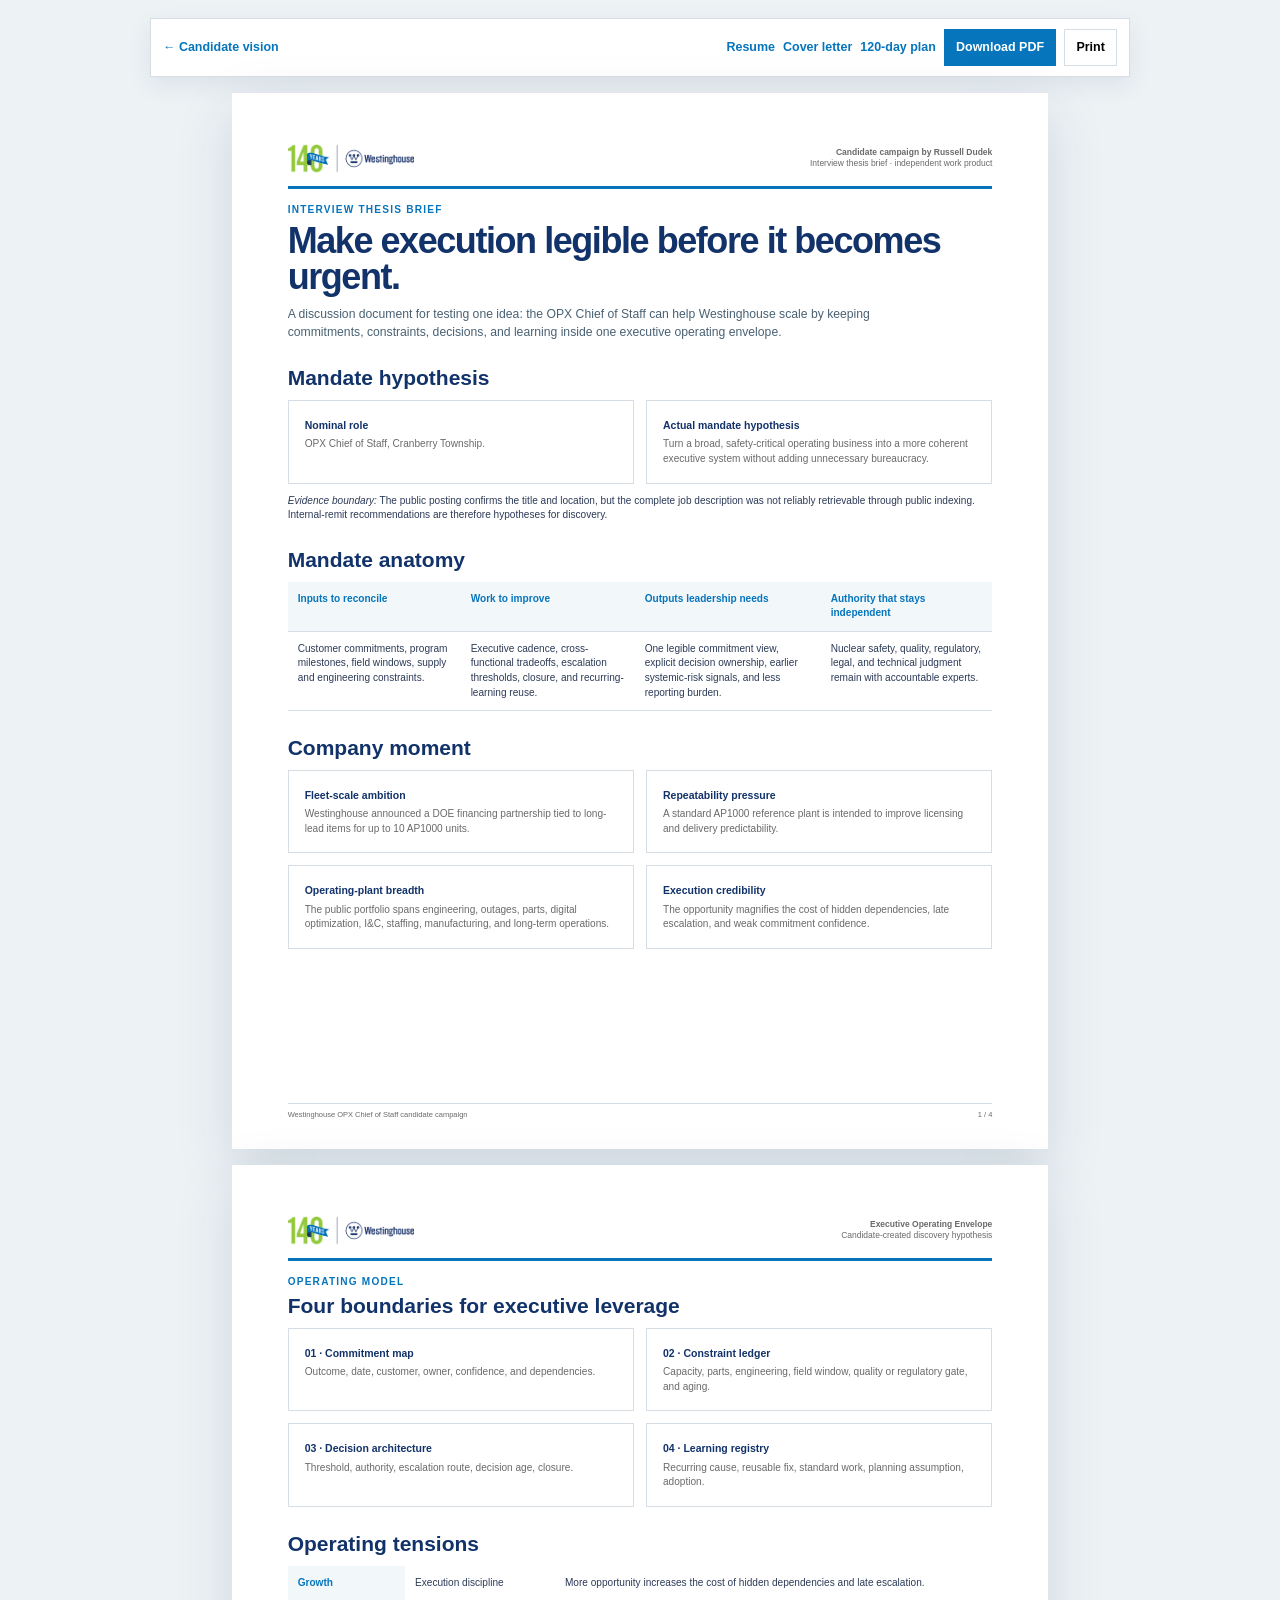
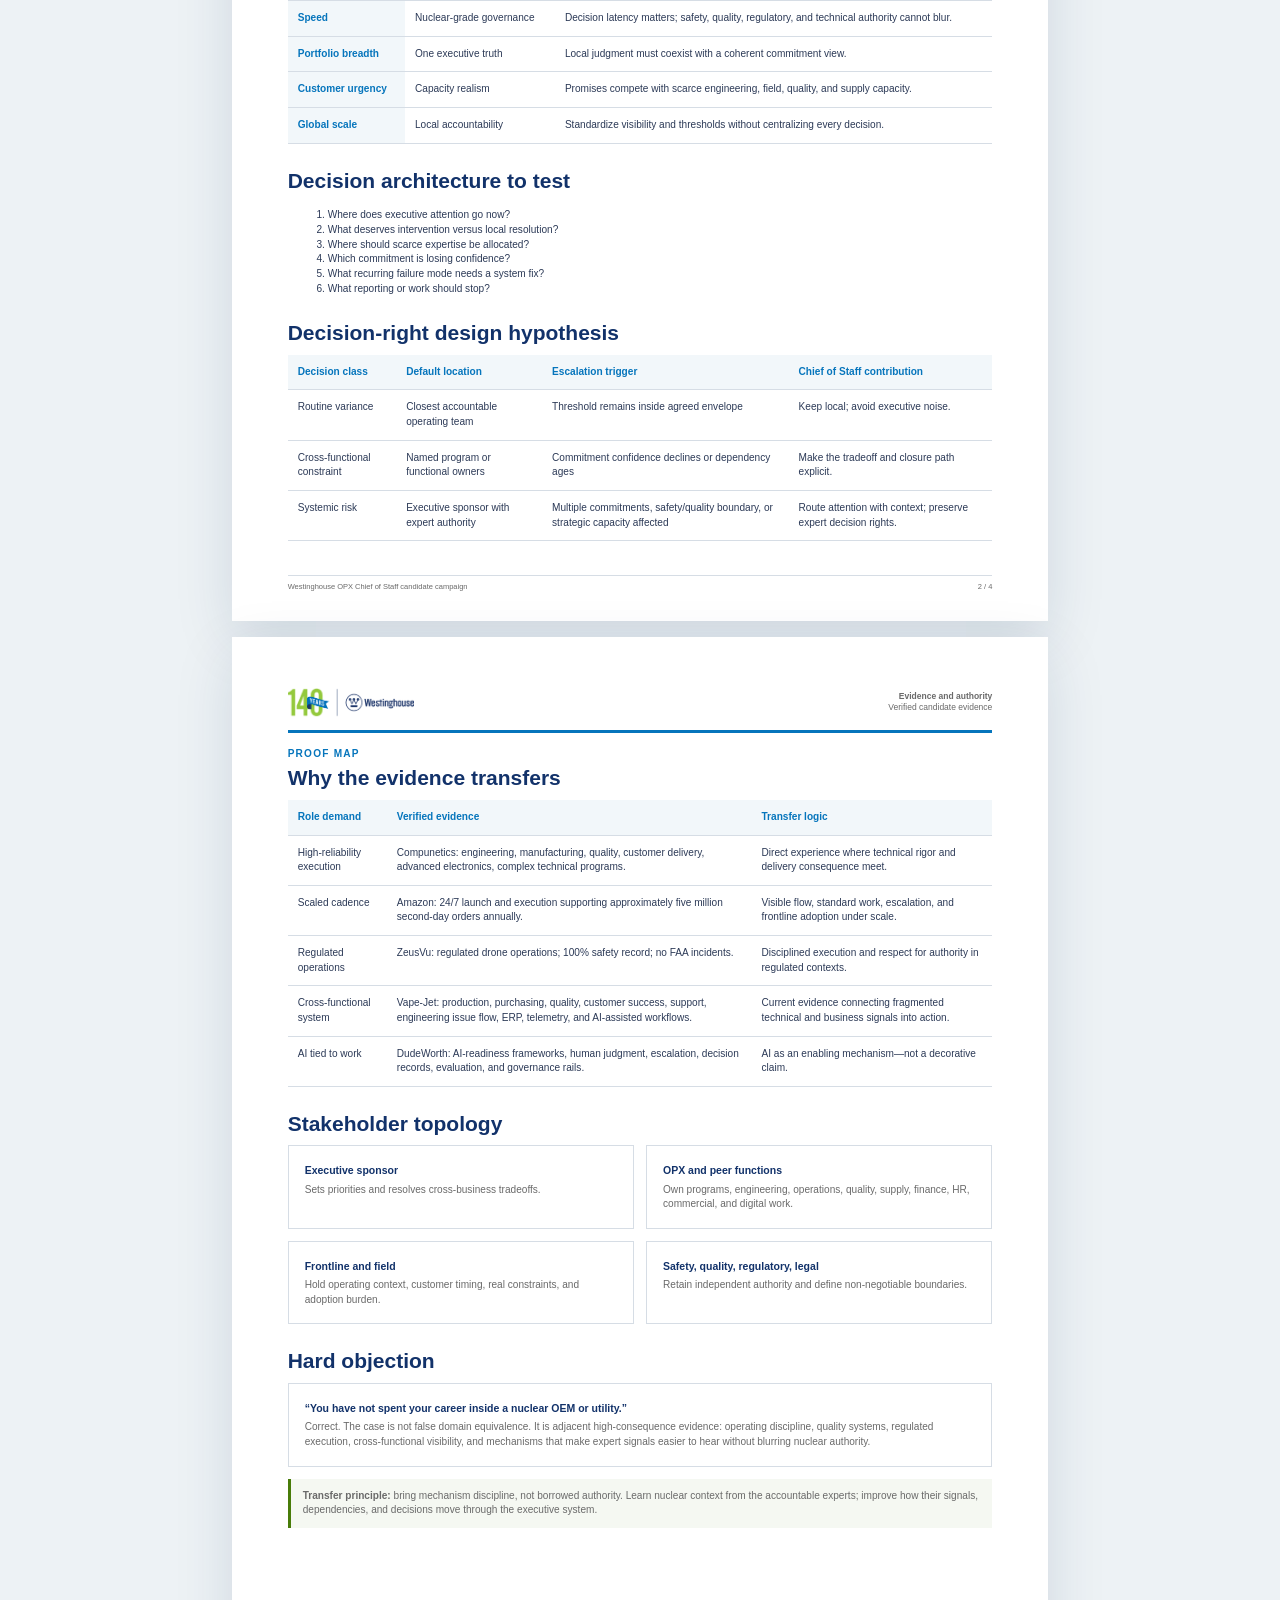
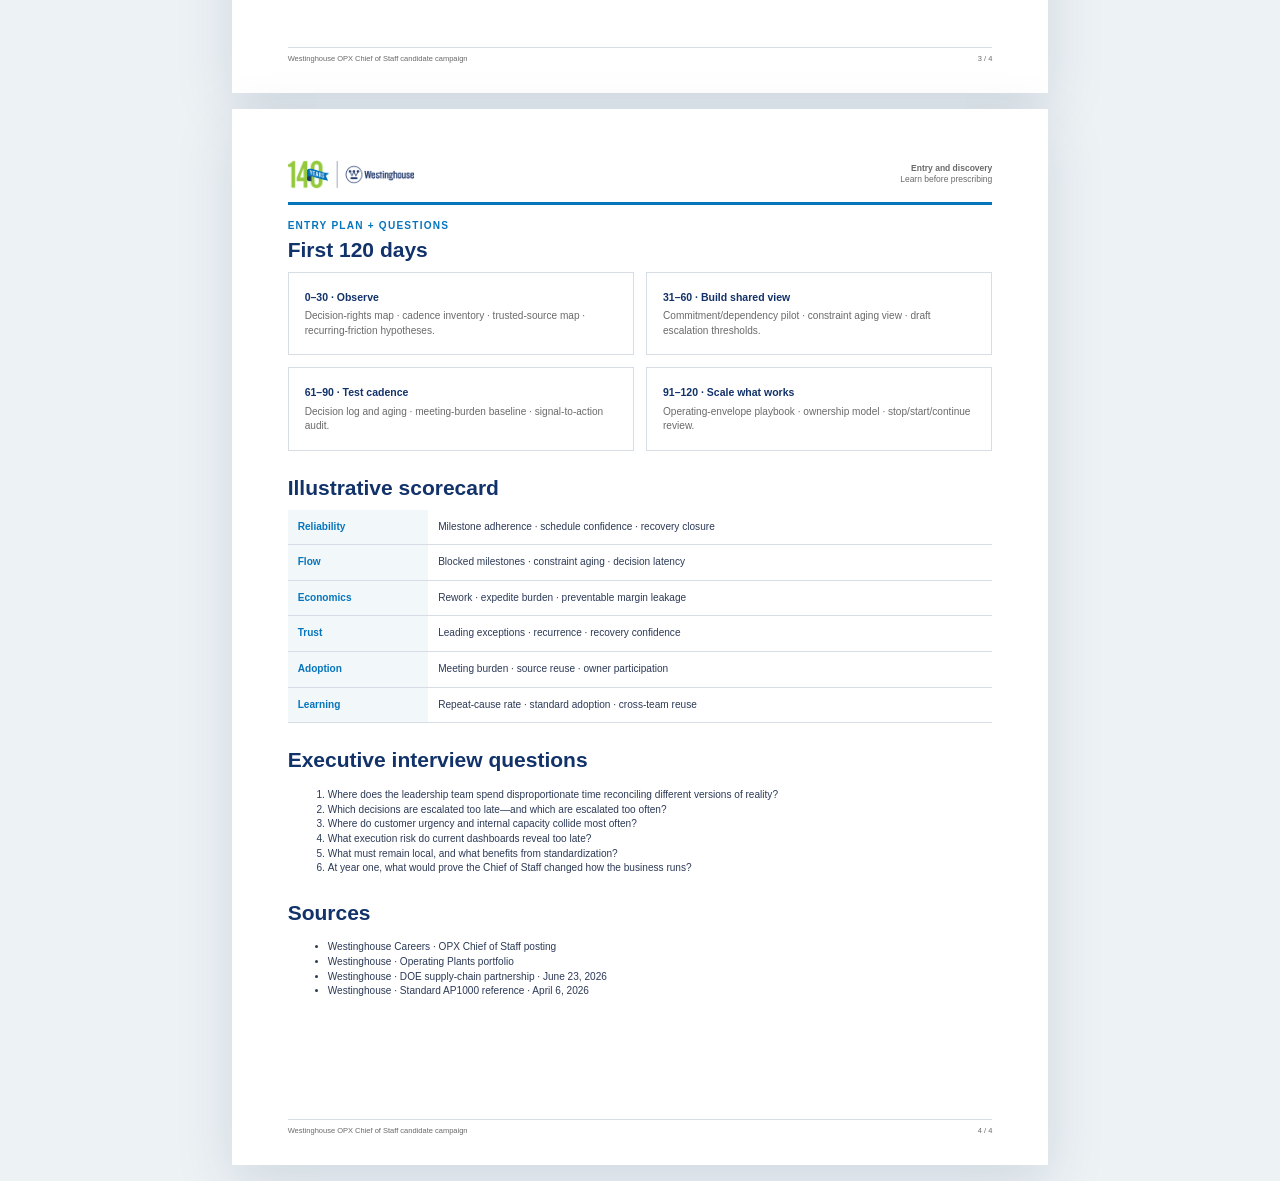
<file: interview-brief.html>
<!doctype html><html lang="en"><head><meta charset="utf-8"/><meta name="viewport" content="width=device-width,initial-scale=1"/><title>Russell Dudek | Westinghouse Interview Brief</title><link rel="stylesheet" href="brand-tokens.css"/><link rel="stylesheet" href="styles.css"/></head><body class="document-shell">
<nav class="document-nav" aria-label="Interview brief actions"><a href="index.html">← Candidate vision</a><div class="action-group"><a href="resume.html">Resume</a><a href="cover-letter.html">Cover letter</a><a href="120-day-plan.html">120-day plan</a><a class="action-button primary-action" href="docs/russell-dudek-westinghouse-opx-chief-of-staff-interview-brief.pdf" download>Download PDF</a><button type="button" onclick="window.print()">Print</button></div></nav>
<section class="report-page"><div class="doc-brandbar"><img src="assets/brand/westinghouse-logo-blue.png" alt="Westinghouse 140 years"/><div class="candidate-label"><strong>Candidate campaign by Russell Dudek</strong><br/>Interview thesis brief · independent work product</div></div><p class="report-kicker">INTERVIEW THESIS BRIEF</p><h1>Make execution legible before it becomes urgent.</h1><p class="lede">A discussion document for testing one idea: the OPX Chief of Staff can help Westinghouse scale by keeping commitments, constraints, decisions, and learning inside one executive operating envelope.</p><div class="report-section"><h2>Mandate hypothesis</h2><div class="report-grid"><div class="report-block"><h3>Nominal role</h3><p>OPX Chief of Staff, Cranberry Township.</p></div><div class="report-block"><h3>Actual mandate hypothesis</h3><p>Turn a broad, safety-critical operating business into a more coherent executive system without adding unnecessary bureaucracy.</p></div></div><p><em>Evidence boundary:</em> The public posting confirms the title and location, but the complete job description was not reliably retrievable through public indexing. Internal-remit recommendations are therefore hypotheses for discovery.</p></div><div class="report-section"><h2>Mandate anatomy</h2><table class="report-table"><thead><tr><th>Inputs to reconcile</th><th>Work to improve</th><th>Outputs leadership needs</th><th>Authority that stays independent</th></tr></thead><tbody><tr><td>Customer commitments, program milestones, field windows, supply and engineering constraints.</td><td>Executive cadence, cross-functional tradeoffs, escalation thresholds, closure, and recurring-learning reuse.</td><td>One legible commitment view, explicit decision ownership, earlier systemic-risk signals, and less reporting burden.</td><td>Nuclear safety, quality, regulatory, legal, and technical judgment remain with accountable experts.</td></tr></tbody></table></div><div class="report-section"><h2>Company moment</h2><div class="report-grid"><div class="report-block"><h3>Fleet-scale ambition</h3><p>Westinghouse announced a DOE financing partnership tied to long-lead items for up to 10 AP1000 units.</p></div><div class="report-block"><h3>Repeatability pressure</h3><p>A standard AP1000 reference plant is intended to improve licensing and delivery predictability.</p></div><div class="report-block"><h3>Operating-plant breadth</h3><p>The public portfolio spans engineering, outages, parts, digital optimization, I&amp;C, staffing, manufacturing, and long-term operations.</p></div><div class="report-block"><h3>Execution credibility</h3><p>The opportunity magnifies the cost of hidden dependencies, late escalation, and weak commitment confidence.</p></div></div></div><div class="report-footer"><span>Westinghouse OPX Chief of Staff candidate campaign</span><span>1 / 4</span></div></section>
<section class="report-page"><div class="doc-brandbar"><img src="assets/brand/westinghouse-logo-blue.png" alt="Westinghouse 140 years"/><div class="candidate-label"><strong>Executive Operating Envelope</strong><br/>Candidate-created discovery hypothesis</div></div><p class="report-kicker">OPERATING MODEL</p><h2>Four boundaries for executive leverage</h2><div class="report-grid"><div class="report-block"><h3>01 · Commitment map</h3><p>Outcome, date, customer, owner, confidence, and dependencies.</p></div><div class="report-block"><h3>02 · Constraint ledger</h3><p>Capacity, parts, engineering, field window, quality or regulatory gate, and aging.</p></div><div class="report-block"><h3>03 · Decision architecture</h3><p>Threshold, authority, escalation route, decision age, closure.</p></div><div class="report-block"><h3>04 · Learning registry</h3><p>Recurring cause, reusable fix, standard work, planning assumption, adoption.</p></div></div><div class="report-section"><h2>Operating tensions</h2><table class="report-table"><tbody><tr><th>Growth</th><td>Execution discipline</td><td>More opportunity increases the cost of hidden dependencies and late escalation.</td></tr><tr><th>Speed</th><td>Nuclear-grade governance</td><td>Decision latency matters; safety, quality, regulatory, and technical authority cannot blur.</td></tr><tr><th>Portfolio breadth</th><td>One executive truth</td><td>Local judgment must coexist with a coherent commitment view.</td></tr><tr><th>Customer urgency</th><td>Capacity realism</td><td>Promises compete with scarce engineering, field, quality, and supply capacity.</td></tr><tr><th>Global scale</th><td>Local accountability</td><td>Standardize visibility and thresholds without centralizing every decision.</td></tr></tbody></table></div><div class="report-section"><h2>Decision architecture to test</h2><ol><li>Where does executive attention go now?</li><li>What deserves intervention versus local resolution?</li><li>Where should scarce expertise be allocated?</li><li>Which commitment is losing confidence?</li><li>What recurring failure mode needs a system fix?</li><li>What reporting or work should stop?</li></ol></div><div class="report-section"><h2>Decision-right design hypothesis</h2><table class="report-table"><thead><tr><th>Decision class</th><th>Default location</th><th>Escalation trigger</th><th>Chief of Staff contribution</th></tr></thead><tbody><tr><td>Routine variance</td><td>Closest accountable operating team</td><td>Threshold remains inside agreed envelope</td><td>Keep local; avoid executive noise.</td></tr><tr><td>Cross-functional constraint</td><td>Named program or functional owners</td><td>Commitment confidence declines or dependency ages</td><td>Make the tradeoff and closure path explicit.</td></tr><tr><td>Systemic risk</td><td>Executive sponsor with expert authority</td><td>Multiple commitments, safety/quality boundary, or strategic capacity affected</td><td>Route attention with context; preserve expert decision rights.</td></tr></tbody></table></div><div class="report-footer"><span>Westinghouse OPX Chief of Staff candidate campaign</span><span>2 / 4</span></div></section>
<section class="report-page"><div class="doc-brandbar"><img src="assets/brand/westinghouse-logo-blue.png" alt="Westinghouse 140 years"/><div class="candidate-label"><strong>Evidence and authority</strong><br/>Verified candidate evidence</div></div><p class="report-kicker">PROOF MAP</p><h2>Why the evidence transfers</h2><table class="report-table"><thead><tr><th>Role demand</th><th>Verified evidence</th><th>Transfer logic</th></tr></thead><tbody><tr><td>High-reliability execution</td><td>Compunetics: engineering, manufacturing, quality, customer delivery, advanced electronics, complex technical programs.</td><td>Direct experience where technical rigor and delivery consequence meet.</td></tr><tr><td>Scaled cadence</td><td>Amazon: 24/7 launch and execution supporting approximately five million second-day orders annually.</td><td>Visible flow, standard work, escalation, and frontline adoption under scale.</td></tr><tr><td>Regulated operations</td><td>ZeusVu: regulated drone operations; 100% safety record; no FAA incidents.</td><td>Disciplined execution and respect for authority in regulated contexts.</td></tr><tr><td>Cross-functional system</td><td>Vape-Jet: production, purchasing, quality, customer success, support, engineering issue flow, ERP, telemetry, and AI-assisted workflows.</td><td>Current evidence connecting fragmented technical and business signals into action.</td></tr><tr><td>AI tied to work</td><td>DudeWorth: AI-readiness frameworks, human judgment, escalation, decision records, evaluation, and governance rails.</td><td>AI as an enabling mechanism—not a decorative claim.</td></tr></tbody></table><div class="report-section"><h2>Stakeholder topology</h2><div class="report-grid"><div class="report-block"><h3>Executive sponsor</h3><p>Sets priorities and resolves cross-business tradeoffs.</p></div><div class="report-block"><h3>OPX and peer functions</h3><p>Own programs, engineering, operations, quality, supply, finance, HR, commercial, and digital work.</p></div><div class="report-block"><h3>Frontline and field</h3><p>Hold operating context, customer timing, real constraints, and adoption burden.</p></div><div class="report-block"><h3>Safety, quality, regulatory, legal</h3><p>Retain independent authority and define non-negotiable boundaries.</p></div></div></div><div class="report-section"><h2>Hard objection</h2><div class="report-block"><h3>“You have not spent your career inside a nuclear OEM or utility.”</h3><p>Correct. The case is not false domain equivalence. It is adjacent high-consequence evidence: operating discipline, quality systems, regulated execution, cross-functional visibility, and mechanisms that make expert signals easier to hear without blurring nuclear authority.</p></div><p class="transfer-principle"><strong>Transfer principle:</strong> bring mechanism discipline, not borrowed authority. Learn nuclear context from the accountable experts; improve how their signals, dependencies, and decisions move through the executive system.</p></div><div class="report-footer"><span>Westinghouse OPX Chief of Staff candidate campaign</span><span>3 / 4</span></div></section>
<section class="report-page"><div class="doc-brandbar"><img src="assets/brand/westinghouse-logo-blue.png" alt="Westinghouse 140 years"/><div class="candidate-label"><strong>Entry and discovery</strong><br/>Learn before prescribing</div></div><p class="report-kicker">ENTRY PLAN + QUESTIONS</p><h2>First 120 days</h2><div class="report-grid"><div class="report-block"><h3>0–30 · Observe</h3><p>Decision-rights map · cadence inventory · trusted-source map · recurring-friction hypotheses.</p></div><div class="report-block"><h3>31–60 · Build shared view</h3><p>Commitment/dependency pilot · constraint aging view · draft escalation thresholds.</p></div><div class="report-block"><h3>61–90 · Test cadence</h3><p>Decision log and aging · meeting-burden baseline · signal-to-action audit.</p></div><div class="report-block"><h3>91–120 · Scale what works</h3><p>Operating-envelope playbook · ownership model · stop/start/continue review.</p></div></div><div class="report-section"><h2>Illustrative scorecard</h2><table class="report-table"><tbody><tr><th>Reliability</th><td>Milestone adherence · schedule confidence · recovery closure</td></tr><tr><th>Flow</th><td>Blocked milestones · constraint aging · decision latency</td></tr><tr><th>Economics</th><td>Rework · expedite burden · preventable margin leakage</td></tr><tr><th>Trust</th><td>Leading exceptions · recurrence · recovery confidence</td></tr><tr><th>Adoption</th><td>Meeting burden · source reuse · owner participation</td></tr><tr><th>Learning</th><td>Repeat-cause rate · standard adoption · cross-team reuse</td></tr></tbody></table></div><div class="report-section"><h2>Executive interview questions</h2><ol><li>Where does the leadership team spend disproportionate time reconciling different versions of reality?</li><li>Which decisions are escalated too late—and which are escalated too often?</li><li>Where do customer urgency and internal capacity collide most often?</li><li>What execution risk do current dashboards reveal too late?</li><li>What must remain local, and what benefits from standardization?</li><li>At year one, what would prove the Chief of Staff changed how the business runs?</li></ol></div><div class="report-section"><h2>Sources</h2><ul><li>Westinghouse Careers · OPX Chief of Staff posting</li><li>Westinghouse · Operating Plants portfolio</li><li>Westinghouse · DOE supply-chain partnership · June 23, 2026</li><li>Westinghouse · Standard AP1000 reference · April 6, 2026</li></ul></div><div class="report-footer"><span>Westinghouse OPX Chief of Staff candidate campaign</span><span>4 / 4</span></div></section>
</body></html>
</file>
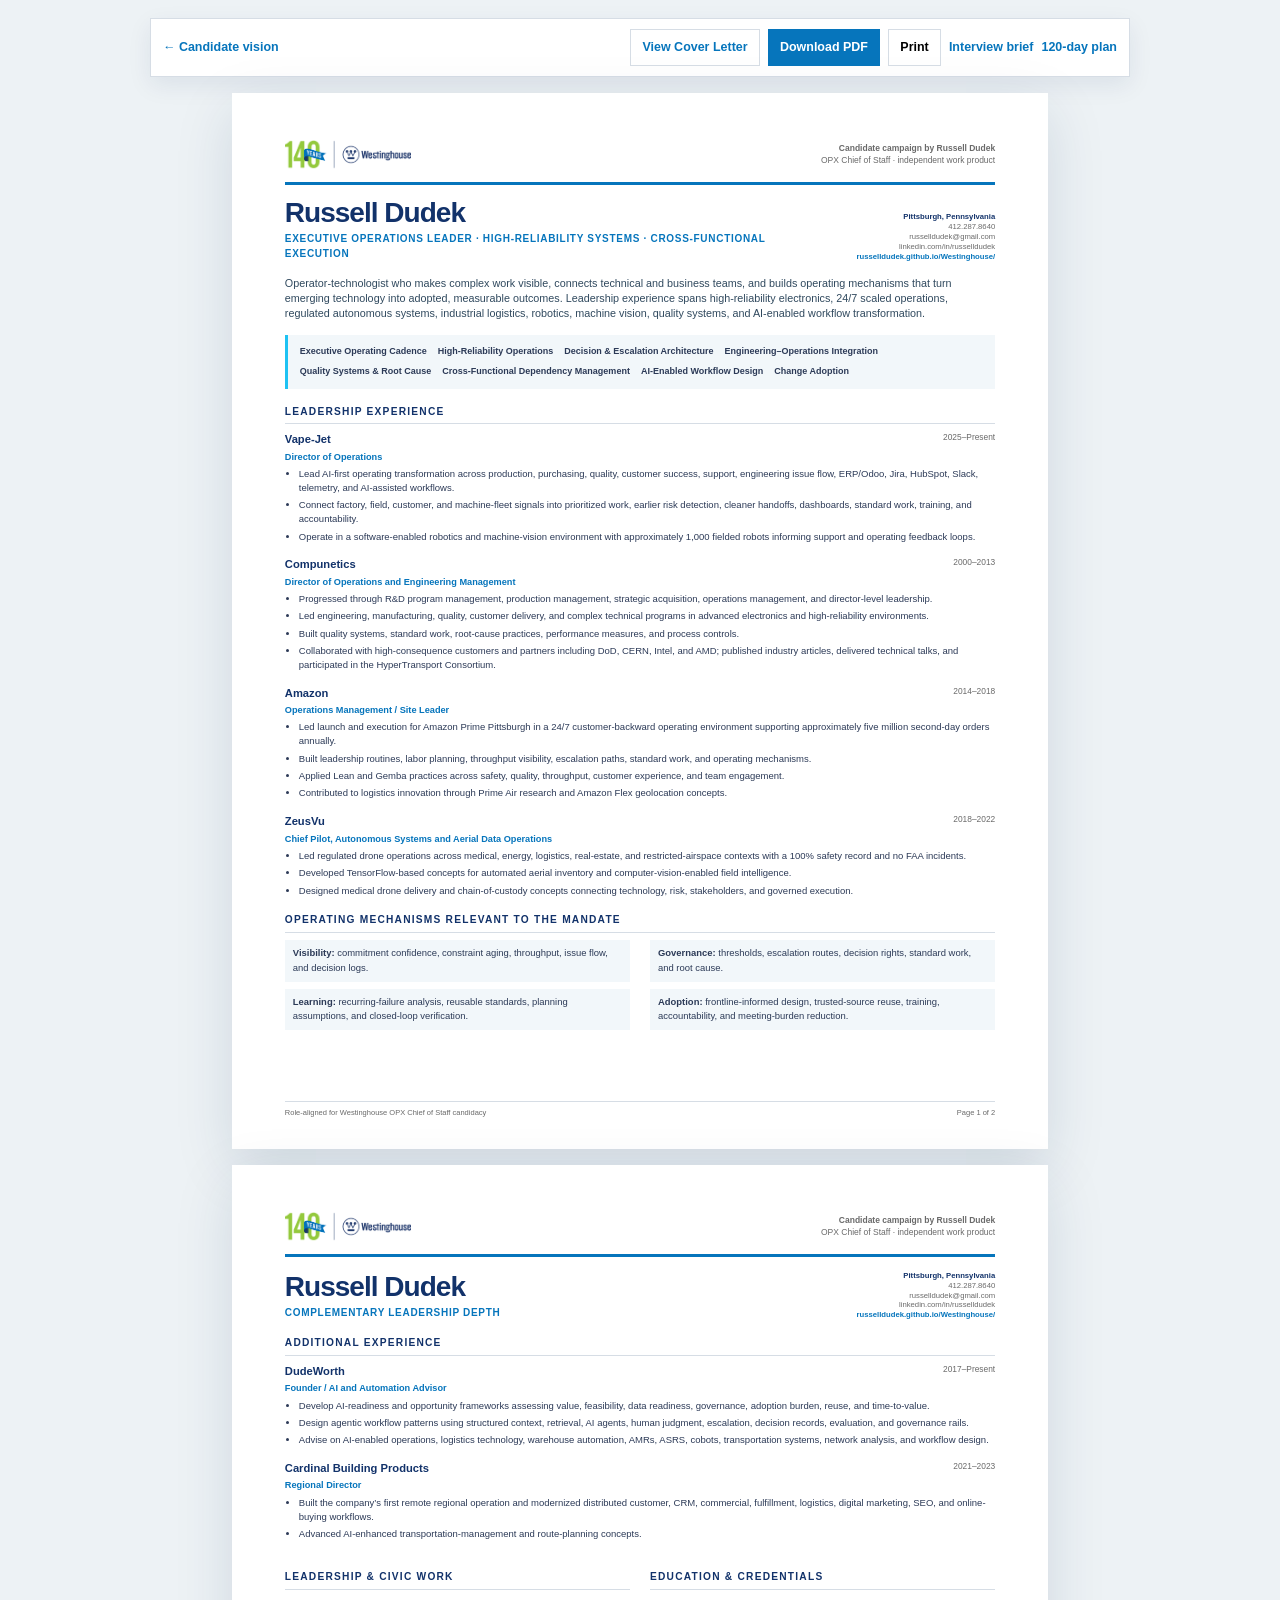
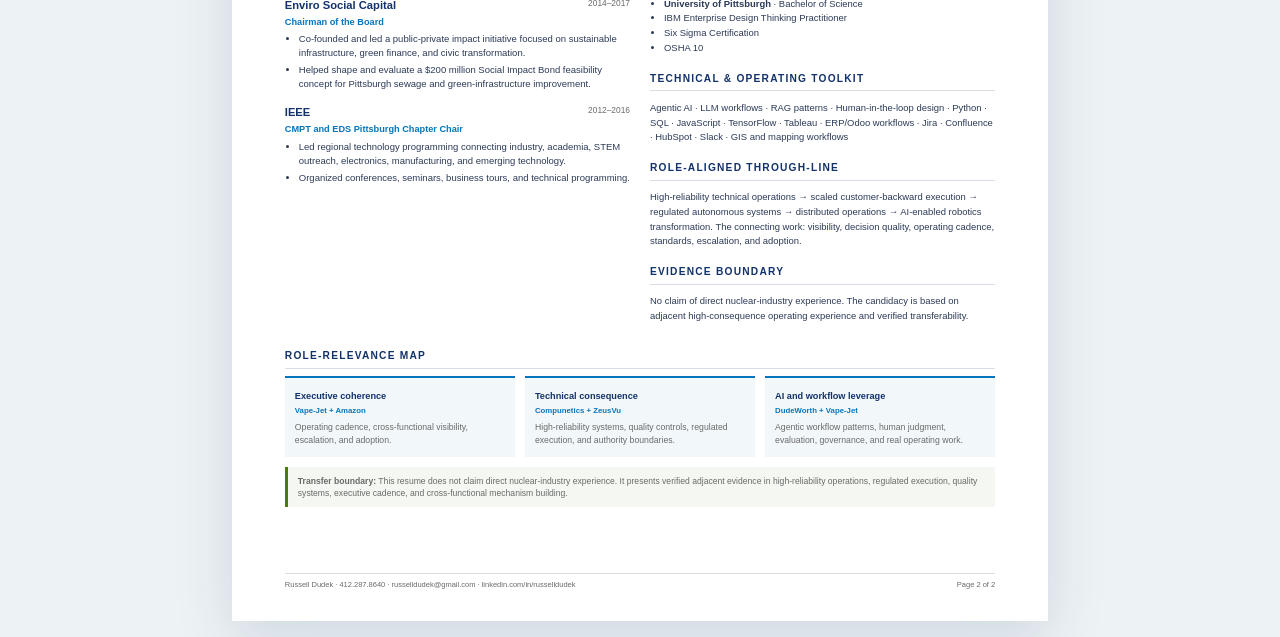
<file: resume.html>
<!doctype html>
<html lang="en"><head><meta charset="utf-8"/><meta name="viewport" content="width=device-width,initial-scale=1"/><title>Russell Dudek | Westinghouse Role-Aligned Resume</title><link rel="stylesheet" href="brand-tokens.css"/><link rel="stylesheet" href="styles.css"/><link rel="stylesheet" href="document-contact-v2.css"/></head>
<body class="document-shell">
<nav class="document-nav" aria-label="Resume actions"><a href="index.html">← Candidate vision</a><div class="action-group"><a class="action-button" href="cover-letter.html">View Cover Letter</a><a class="action-button primary-action" href="docs/russell-dudek-westinghouse-opx-chief-of-staff-resume.pdf" download>Download PDF</a><button type="button" onclick="window.print()">Print</button><a href="interview-brief.html">Interview brief</a><a href="120-day-plan.html">120-day plan</a></div></nav>
<section class="paper resume-sheet" aria-label="Resume page 1 of 2">
  <div class="doc-brandbar"><img src="assets/brand/westinghouse-logo-blue.png" alt="Westinghouse 140 years"/><div class="candidate-label"><strong>Candidate campaign by Russell Dudek</strong><br/>OPX Chief of Staff · independent work product</div></div>
  <header class="doc-header"><div><h1>Russell Dudek</h1><div class="doc-title">EXECUTIVE OPERATIONS LEADER · HIGH-RELIABILITY SYSTEMS · CROSS-FUNCTIONAL EXECUTION</div></div><div class="doc-contact contact-block"><span class="contact-location">Pittsburgh, Pennsylvania</span><a href="tel:+14122878640">412.287.8640</a><a href="mailto:russelldudek@gmail.com">russelldudek@gmail.com</a><a href="https://www.linkedin.com/in/russelldudek">linkedin.com/in/russelldudek</a><a class="contact-campaign" href="https://russelldudek.github.io/Westinghouse/">russelldudek.github.io/Westinghouse/</a></div></header>
  <p class="resume-summary">Operator-technologist who makes complex work visible, connects technical and business teams, and builds operating mechanisms that turn emerging technology into adopted, measurable outcomes. Leadership experience spans high-reliability electronics, 24/7 scaled operations, regulated autonomous systems, industrial logistics, robotics, machine vision, quality systems, and AI-enabled workflow transformation.</p>
  <div class="capability-line"><span>Executive Operating Cadence</span><span>High-Reliability Operations</span><span>Decision &amp; Escalation Architecture</span><span>Engineering–Operations Integration</span><span>Quality Systems &amp; Root Cause</span><span>Cross-Functional Dependency Management</span><span>AI-Enabled Workflow Design</span><span>Change Adoption</span></div>
  <section class="doc-section"><h2>Leadership Experience</h2>
    <article class="role"><div class="role-head"><h3>Vape-Jet</h3><span>2025–Present</span></div><div class="role-title">Director of Operations</div><ul><li>Lead AI-first operating transformation across production, purchasing, quality, customer success, support, engineering issue flow, ERP/Odoo, Jira, HubSpot, Slack, telemetry, and AI-assisted workflows.</li><li>Connect factory, field, customer, and machine-fleet signals into prioritized work, earlier risk detection, cleaner handoffs, dashboards, standard work, training, and accountability.</li><li>Operate in a software-enabled robotics and machine-vision environment with approximately 1,000 fielded robots informing support and operating feedback loops.</li></ul></article>
    <article class="role"><div class="role-head"><h3>Compunetics</h3><span>2000–2013</span></div><div class="role-title">Director of Operations and Engineering Management</div><ul><li>Progressed through R&amp;D program management, production management, strategic acquisition, operations management, and director-level leadership.</li><li>Led engineering, manufacturing, quality, customer delivery, and complex technical programs in advanced electronics and high-reliability environments.</li><li>Built quality systems, standard work, root-cause practices, performance measures, and process controls.</li><li>Collaborated with high-consequence customers and partners including DoD, CERN, Intel, and AMD; published industry articles, delivered technical talks, and participated in the HyperTransport Consortium.</li></ul></article>
    <article class="role"><div class="role-head"><h3>Amazon</h3><span>2014–2018</span></div><div class="role-title">Operations Management / Site Leader</div><ul><li>Led launch and execution for Amazon Prime Pittsburgh in a 24/7 customer-backward operating environment supporting approximately five million second-day orders annually.</li><li>Built leadership routines, labor planning, throughput visibility, escalation paths, standard work, and operating mechanisms.</li><li>Applied Lean and Gemba practices across safety, quality, throughput, customer experience, and team engagement.</li><li>Contributed to logistics innovation through Prime Air research and Amazon Flex geolocation concepts.</li></ul></article>
    <article class="role"><div class="role-head"><h3>ZeusVu</h3><span>2018–2022</span></div><div class="role-title">Chief Pilot, Autonomous Systems and Aerial Data Operations</div><ul><li>Led regulated drone operations across medical, energy, logistics, real-estate, and restricted-airspace contexts with a 100% safety record and no FAA incidents.</li><li>Developed TensorFlow-based concepts for automated aerial inventory and computer-vision-enabled field intelligence.</li><li>Designed medical drone delivery and chain-of-custody concepts connecting technology, risk, stakeholders, and governed execution.</li></ul></article>
  </section>
  <section class="doc-section"><h2>Operating Mechanisms Relevant to the Mandate</h2><div class="two-col mechanism-grid"><p class="toolkit"><strong>Visibility:</strong> commitment confidence, constraint aging, throughput, issue flow, and decision logs.</p><p class="toolkit"><strong>Governance:</strong> thresholds, escalation routes, decision rights, standard work, and root cause.</p><p class="toolkit"><strong>Learning:</strong> recurring-failure analysis, reusable standards, planning assumptions, and closed-loop verification.</p><p class="toolkit"><strong>Adoption:</strong> frontline-informed design, trusted-source reuse, training, accountability, and meeting-burden reduction.</p></div></section>
  <div class="doc-footer"><span>Role-aligned for Westinghouse OPX Chief of Staff candidacy</span><span>Page 1 of 2</span></div>
</section>
<section class="paper resume-sheet" aria-label="Resume page 2 of 2">
  <div class="doc-brandbar"><img src="assets/brand/westinghouse-logo-blue.png" alt="Westinghouse 140 years"/><div class="candidate-label"><strong>Candidate campaign by Russell Dudek</strong><br/>OPX Chief of Staff · independent work product</div></div>
  <header class="doc-header"><div><h1>Russell Dudek</h1><div class="doc-title">COMPLEMENTARY LEADERSHIP DEPTH</div></div><div class="doc-contact contact-block"><span class="contact-location">Pittsburgh, Pennsylvania</span><a href="tel:+14122878640">412.287.8640</a><a href="mailto:russelldudek@gmail.com">russelldudek@gmail.com</a><a href="https://www.linkedin.com/in/russelldudek">linkedin.com/in/russelldudek</a><a class="contact-campaign" href="https://russelldudek.github.io/Westinghouse/">russelldudek.github.io/Westinghouse/</a></div></header>
  <section class="doc-section"><h2>Additional Experience</h2>
    <article class="role"><div class="role-head"><h3>DudeWorth</h3><span>2017–Present</span></div><div class="role-title">Founder / AI and Automation Advisor</div><ul><li>Develop AI-readiness and opportunity frameworks assessing value, feasibility, data readiness, governance, adoption burden, reuse, and time-to-value.</li><li>Design agentic workflow patterns using structured context, retrieval, AI agents, human judgment, escalation, decision records, evaluation, and governance rails.</li><li>Advise on AI-enabled operations, logistics technology, warehouse automation, AMRs, ASRS, cobots, transportation systems, network analysis, and workflow design.</li></ul></article>
    <article class="role"><div class="role-head"><h3>Cardinal Building Products</h3><span>2021–2023</span></div><div class="role-title">Regional Director</div><ul><li>Built the company’s first remote regional operation and modernized distributed customer, CRM, commercial, fulfillment, logistics, digital marketing, SEO, and online-buying workflows.</li><li>Advanced AI-enhanced transportation-management and route-planning concepts.</li></ul></article>
  </section>
  <div class="two-col">
    <section class="doc-section"><h2>Leadership &amp; Civic Work</h2><article class="role"><div class="role-head"><h3>Enviro Social Capital</h3><span>2014–2017</span></div><div class="role-title">Chairman of the Board</div><ul><li>Co-founded and led a public-private impact initiative focused on sustainable infrastructure, green finance, and civic transformation.</li><li>Helped shape and evaluate a $200 million Social Impact Bond feasibility concept for Pittsburgh sewage and green-infrastructure improvement.</li></ul></article><article class="role"><div class="role-head"><h3>IEEE</h3><span>2012–2016</span></div><div class="role-title">CMPT and EDS Pittsburgh Chapter Chair</div><ul><li>Led regional technology programming connecting industry, academia, STEM outreach, electronics, manufacturing, and emerging technology.</li><li>Organized conferences, seminars, business tours, and technical programming.</li></ul></article></section>
    <div><section class="doc-section"><h2>Education &amp; Credentials</h2><ul class="small-list"><li><strong>University of Pittsburgh</strong> · Bachelor of Science</li><li>IBM Enterprise Design Thinking Practitioner</li><li>Six Sigma Certification</li><li>OSHA 10</li></ul></section><section class="doc-section"><h2>Technical &amp; Operating Toolkit</h2><p class="toolkit">Agentic AI · LLM workflows · RAG patterns · Human-in-the-loop design · Python · SQL · JavaScript · TensorFlow · Tableau · ERP/Odoo workflows · Jira · Confluence · HubSpot · Slack · GIS and mapping workflows</p></section><section class="doc-section"><h2>Role-Aligned Through-Line</h2><p class="toolkit">High-reliability technical operations → scaled customer-backward execution → regulated autonomous systems → distributed operations → AI-enabled robotics transformation. The connecting work: visibility, decision quality, operating cadence, standards, escalation, and adoption.</p></section><section class="doc-section"><h2>Evidence Boundary</h2><p class="toolkit">No claim of direct nuclear-industry experience. The candidacy is based on adjacent high-consequence operating experience and verified transferability.</p></section></div>
  </div>
  <section class="doc-section relevance-map"><h2>Role-Relevance Map</h2><div class="relevance-grid"><div><strong>Executive coherence</strong><span>Vape-Jet + Amazon</span><p>Operating cadence, cross-functional visibility, escalation, and adoption.</p></div><div><strong>Technical consequence</strong><span>Compunetics + ZeusVu</span><p>High-reliability systems, quality controls, regulated execution, and authority boundaries.</p></div><div><strong>AI and workflow leverage</strong><span>DudeWorth + Vape-Jet</span><p>Agentic workflow patterns, human judgment, evaluation, governance, and real operating work.</p></div></div><p class="resume-boundary"><strong>Transfer boundary:</strong> This resume does not claim direct nuclear-industry experience. It presents verified adjacent evidence in high-reliability operations, regulated execution, quality systems, executive cadence, and cross-functional mechanism building.</p></section>
  <div class="doc-footer"><span>Russell Dudek · 412.287.8640 · russelldudek@gmail.com · linkedin.com/in/russelldudek</span><span>Page 2 of 2</span></div>
</section>
</body></html>
</file>
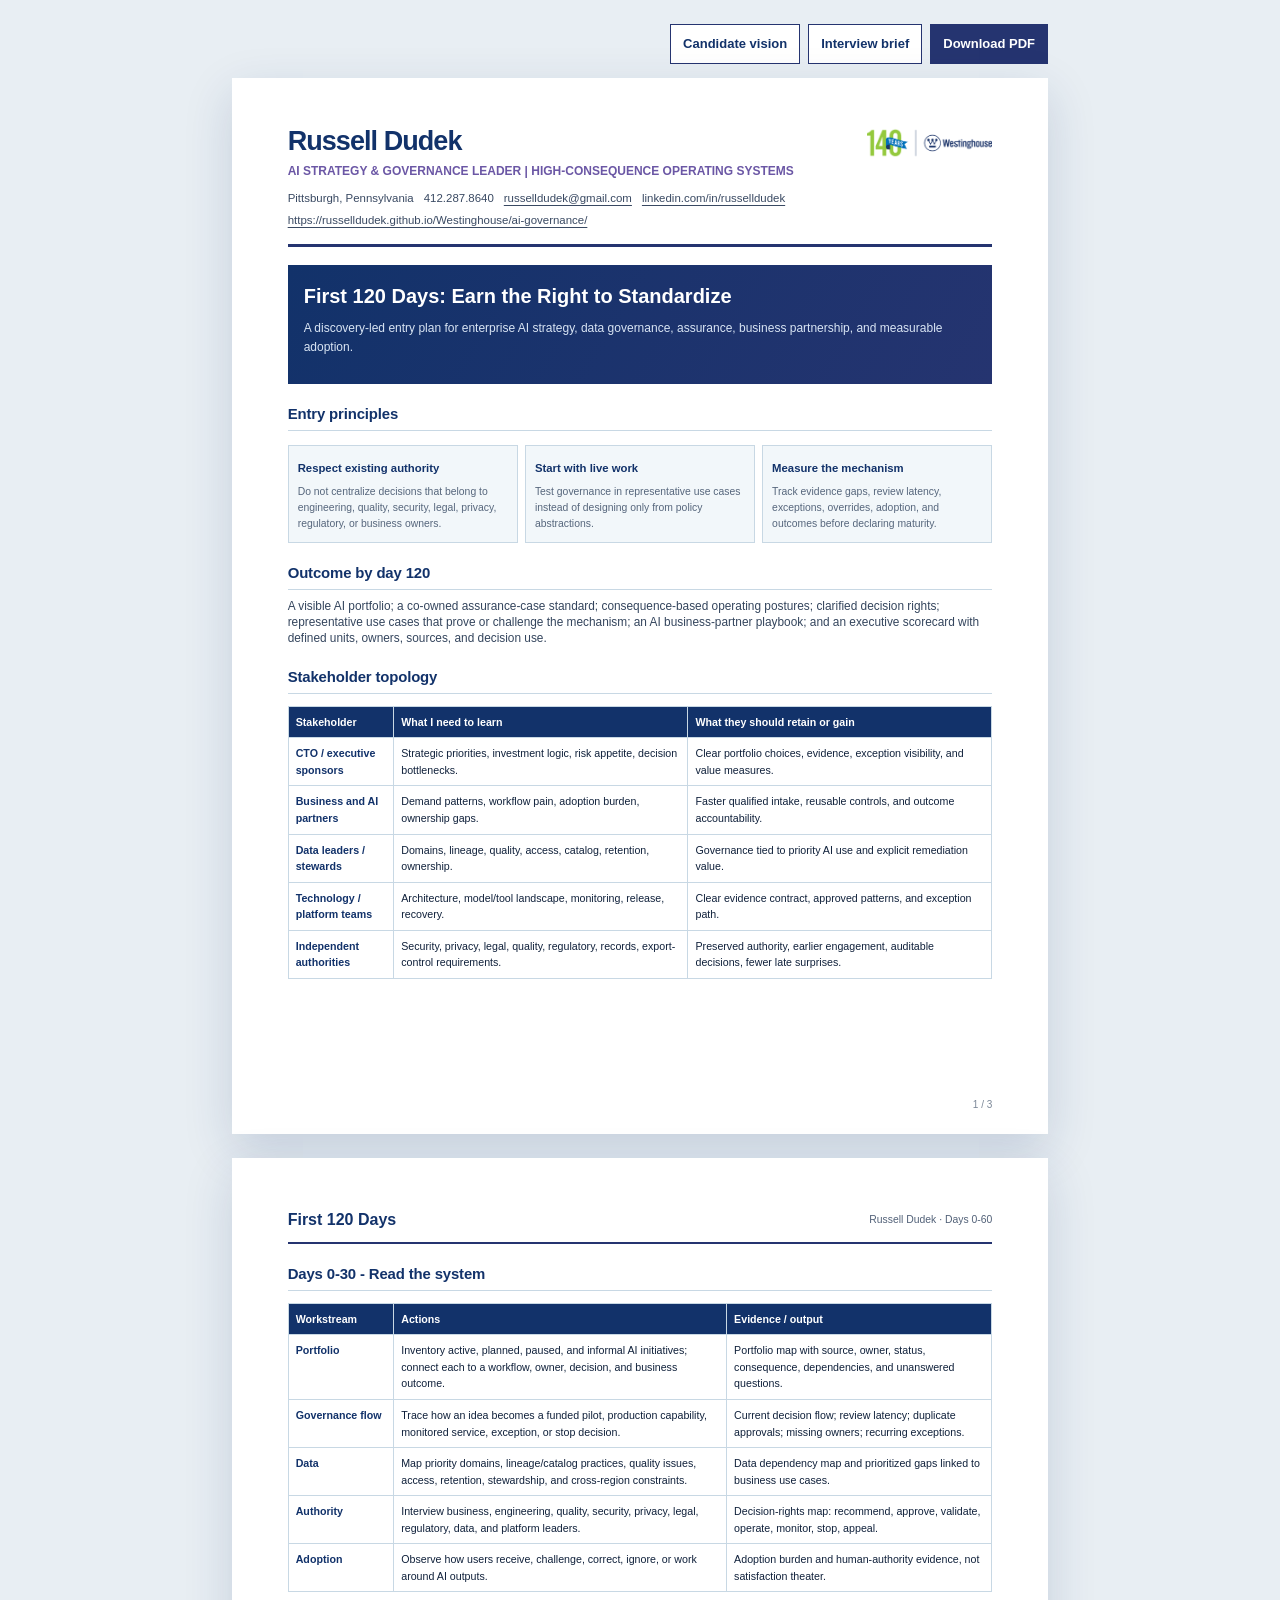
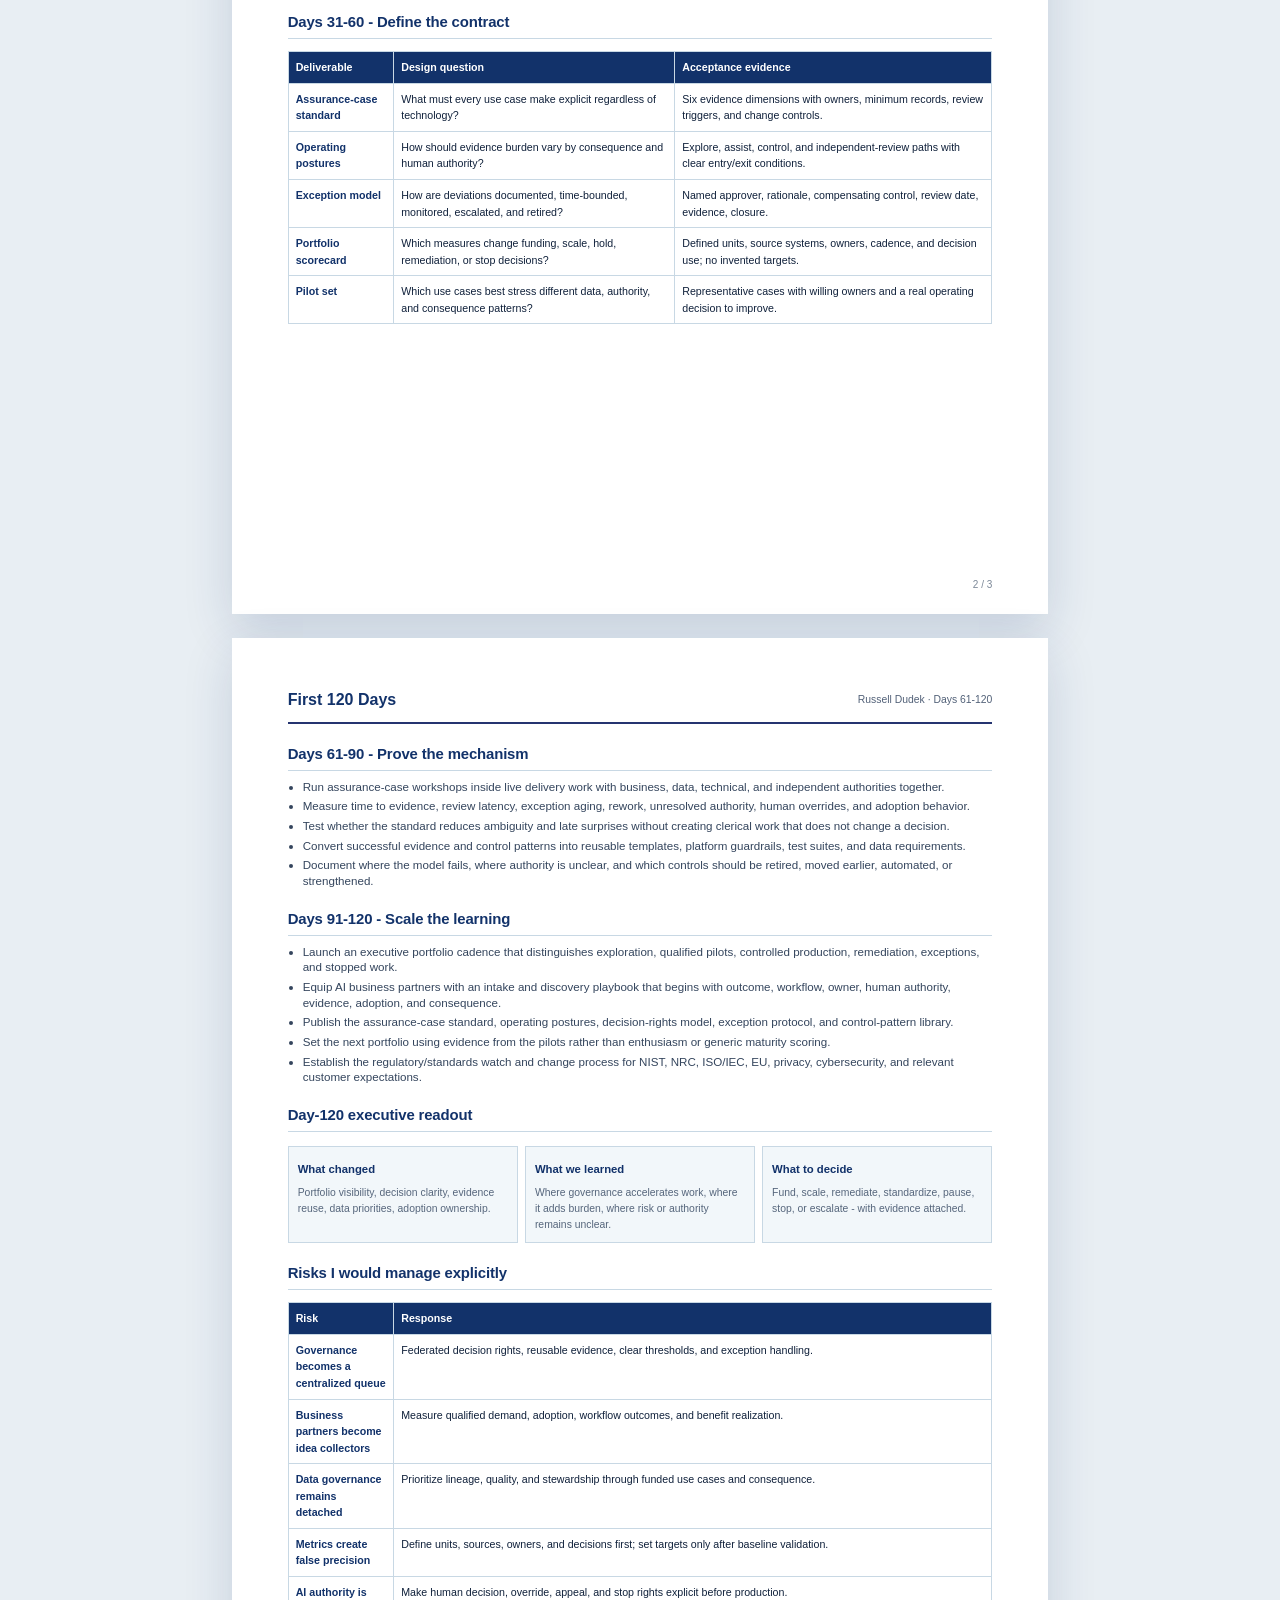
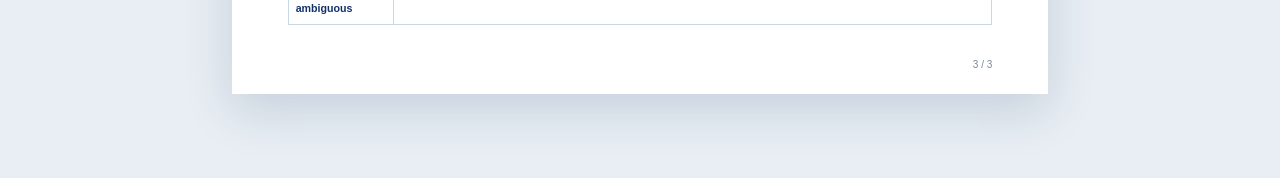
<file: ai-governance/120-day-plan.html>
<!doctype html><html lang="en"><head><meta charset="utf-8"><meta name="viewport" content="width=device-width, initial-scale=1"><title>Russell Dudek | 120-Day Entry Plan</title><link rel="stylesheet" href="styles.css"></head><body class="doc-body"><nav class="doc-toolbar" aria-label="Document actions"><a href="index.html">Candidate vision</a><a href="interview-brief.html">Interview brief</a><a class="primary" href="docs/Russell-Dudek-Westinghouse-120-Day-Plan.pdf" download>Download PDF</a></nav><main><section class="sheet">
<header class="doc-header">
  <div>
    <h1>Russell Dudek</h1>
    <div class="identity">AI STRATEGY &amp; GOVERNANCE LEADER | HIGH-CONSEQUENCE OPERATING SYSTEMS</div>
    <div class="contact-line">
      <span>Pittsburgh, Pennsylvania</span><span>412.287.8640</span><a href="mailto:russelldudek@gmail.com">russelldudek@gmail.com</a><a href="https://www.linkedin.com/in/russelldudek">linkedin.com/in/russelldudek</a><a href="https://russelldudek.github.io/Westinghouse/ai-governance/">https://russelldudek.github.io/Westinghouse/ai-governance/</a>
    </div>
  </div>
  <img src="assets/brand/westinghouse-logo-blue.png" alt="Westinghouse Electric Company">
</header>
<div class="brief-band"><h2>First 120 Days: Earn the Right to Standardize</h2><p>A discovery-led entry plan for enterprise AI strategy, data governance, assurance, business partnership, and measurable adoption.</p></div><div class="doc-section"><h2>Entry principles</h2><div class="artifact-diagram"><div class="cell"><strong>Respect existing authority</strong><span>Do not centralize decisions that belong to engineering, quality, security, legal, privacy, regulatory, or business owners.</span></div><div class="cell"><strong>Start with live work</strong><span>Test governance in representative use cases instead of designing only from policy abstractions.</span></div><div class="cell"><strong>Measure the mechanism</strong><span>Track evidence gaps, review latency, exceptions, overrides, adoption, and outcomes before declaring maturity.</span></div></div></div><div class="doc-section"><h2>Outcome by day 120</h2><p>A visible AI portfolio; a co-owned assurance-case standard; consequence-based operating postures; clarified decision rights; representative use cases that prove or challenge the mechanism; an AI business-partner playbook; and an executive scorecard with defined units, owners, sources, and decision use.</p></div><div class="doc-section"><h2>Stakeholder topology</h2><table class="phase-table"><thead><tr><th>Stakeholder</th><th>What I need to learn</th><th>What they should retain or gain</th></tr></thead><tbody><tr><td>CTO / executive sponsors</td><td>Strategic priorities, investment logic, risk appetite, decision bottlenecks.</td><td>Clear portfolio choices, evidence, exception visibility, and value measures.</td></tr><tr><td>Business and AI partners</td><td>Demand patterns, workflow pain, adoption burden, ownership gaps.</td><td>Faster qualified intake, reusable controls, and outcome accountability.</td></tr><tr><td>Data leaders / stewards</td><td>Domains, lineage, quality, access, catalog, retention, ownership.</td><td>Governance tied to priority AI use and explicit remediation value.</td></tr><tr><td>Technology / platform teams</td><td>Architecture, model/tool landscape, monitoring, release, recovery.</td><td>Clear evidence contract, approved patterns, and exception path.</td></tr><tr><td>Independent authorities</td><td>Security, privacy, legal, quality, regulatory, records, export-control requirements.</td><td>Preserved authority, earlier engagement, auditable decisions, fewer late surprises.</td></tr></tbody></table></div><div class="page-label">1 / 3</div></section><section class="sheet"><div class="page-continuation"><strong>First 120 Days</strong><span>Russell Dudek · Days 0-60</span></div><div class="doc-section"><h2>Days 0-30 - Read the system</h2><table class="phase-table"><thead><tr><th>Workstream</th><th>Actions</th><th>Evidence / output</th></tr></thead><tbody><tr><td>Portfolio</td><td>Inventory active, planned, paused, and informal AI initiatives; connect each to a workflow, owner, decision, and business outcome.</td><td>Portfolio map with source, owner, status, consequence, dependencies, and unanswered questions.</td></tr><tr><td>Governance flow</td><td>Trace how an idea becomes a funded pilot, production capability, monitored service, exception, or stop decision.</td><td>Current decision flow; review latency; duplicate approvals; missing owners; recurring exceptions.</td></tr><tr><td>Data</td><td>Map priority domains, lineage/catalog practices, quality issues, access, retention, stewardship, and cross-region constraints.</td><td>Data dependency map and prioritized gaps linked to business use cases.</td></tr><tr><td>Authority</td><td>Interview business, engineering, quality, security, privacy, legal, regulatory, data, and platform leaders.</td><td>Decision-rights map: recommend, approve, validate, operate, monitor, stop, appeal.</td></tr><tr><td>Adoption</td><td>Observe how users receive, challenge, correct, ignore, or work around AI outputs.</td><td>Adoption burden and human-authority evidence, not satisfaction theater.</td></tr></tbody></table></div><div class="doc-section"><h2>Days 31-60 - Define the contract</h2><table class="phase-table"><thead><tr><th>Deliverable</th><th>Design question</th><th>Acceptance evidence</th></tr></thead><tbody><tr><td>Assurance-case standard</td><td>What must every use case make explicit regardless of technology?</td><td>Six evidence dimensions with owners, minimum records, review triggers, and change controls.</td></tr><tr><td>Operating postures</td><td>How should evidence burden vary by consequence and human authority?</td><td>Explore, assist, control, and independent-review paths with clear entry/exit conditions.</td></tr><tr><td>Exception model</td><td>How are deviations documented, time-bounded, monitored, escalated, and retired?</td><td>Named approver, rationale, compensating control, review date, evidence, closure.</td></tr><tr><td>Portfolio scorecard</td><td>Which measures change funding, scale, hold, remediation, or stop decisions?</td><td>Defined units, source systems, owners, cadence, and decision use; no invented targets.</td></tr><tr><td>Pilot set</td><td>Which use cases best stress different data, authority, and consequence patterns?</td><td>Representative cases with willing owners and a real operating decision to improve.</td></tr></tbody></table></div><div class="page-label">2 / 3</div></section><section class="sheet"><div class="page-continuation"><strong>First 120 Days</strong><span>Russell Dudek · Days 61-120</span></div><div class="doc-section"><h2>Days 61-90 - Prove the mechanism</h2><ul><li>Run assurance-case workshops inside live delivery work with business, data, technical, and independent authorities together.</li><li>Measure time to evidence, review latency, exception aging, rework, unresolved authority, human overrides, and adoption behavior.</li><li>Test whether the standard reduces ambiguity and late surprises without creating clerical work that does not change a decision.</li><li>Convert successful evidence and control patterns into reusable templates, platform guardrails, test suites, and data requirements.</li><li>Document where the model fails, where authority is unclear, and which controls should be retired, moved earlier, automated, or strengthened.</li></ul></div><div class="doc-section"><h2>Days 91-120 - Scale the learning</h2><ul><li>Launch an executive portfolio cadence that distinguishes exploration, qualified pilots, controlled production, remediation, exceptions, and stopped work.</li><li>Equip AI business partners with an intake and discovery playbook that begins with outcome, workflow, owner, human authority, evidence, adoption, and consequence.</li><li>Publish the assurance-case standard, operating postures, decision-rights model, exception protocol, and control-pattern library.</li><li>Set the next portfolio using evidence from the pilots rather than enthusiasm or generic maturity scoring.</li><li>Establish the regulatory/standards watch and change process for NIST, NRC, ISO/IEC, EU, privacy, cybersecurity, and relevant customer expectations.</li></ul></div><div class="doc-section"><h2>Day-120 executive readout</h2><div class="artifact-diagram"><div class="cell"><strong>What changed</strong><span>Portfolio visibility, decision clarity, evidence reuse, data priorities, adoption ownership.</span></div><div class="cell"><strong>What we learned</strong><span>Where governance accelerates work, where it adds burden, where risk or authority remains unclear.</span></div><div class="cell"><strong>What to decide</strong><span>Fund, scale, remediate, standardize, pause, stop, or escalate - with evidence attached.</span></div></div></div><div class="doc-section"><h2>Risks I would manage explicitly</h2><table class="phase-table"><thead><tr><th>Risk</th><th>Response</th></tr></thead><tbody><tr><td>Governance becomes a centralized queue</td><td>Federated decision rights, reusable evidence, clear thresholds, and exception handling.</td></tr><tr><td>Business partners become idea collectors</td><td>Measure qualified demand, adoption, workflow outcomes, and benefit realization.</td></tr><tr><td>Data governance remains detached</td><td>Prioritize lineage, quality, and stewardship through funded use cases and consequence.</td></tr><tr><td>Metrics create false precision</td><td>Define units, sources, owners, and decisions first; set targets only after baseline validation.</td></tr><tr><td>AI authority is ambiguous</td><td>Make human decision, override, appeal, and stop rights explicit before production.</td></tr></tbody></table></div><div class="page-label">3 / 3</div></section></main></body></html>
</file>
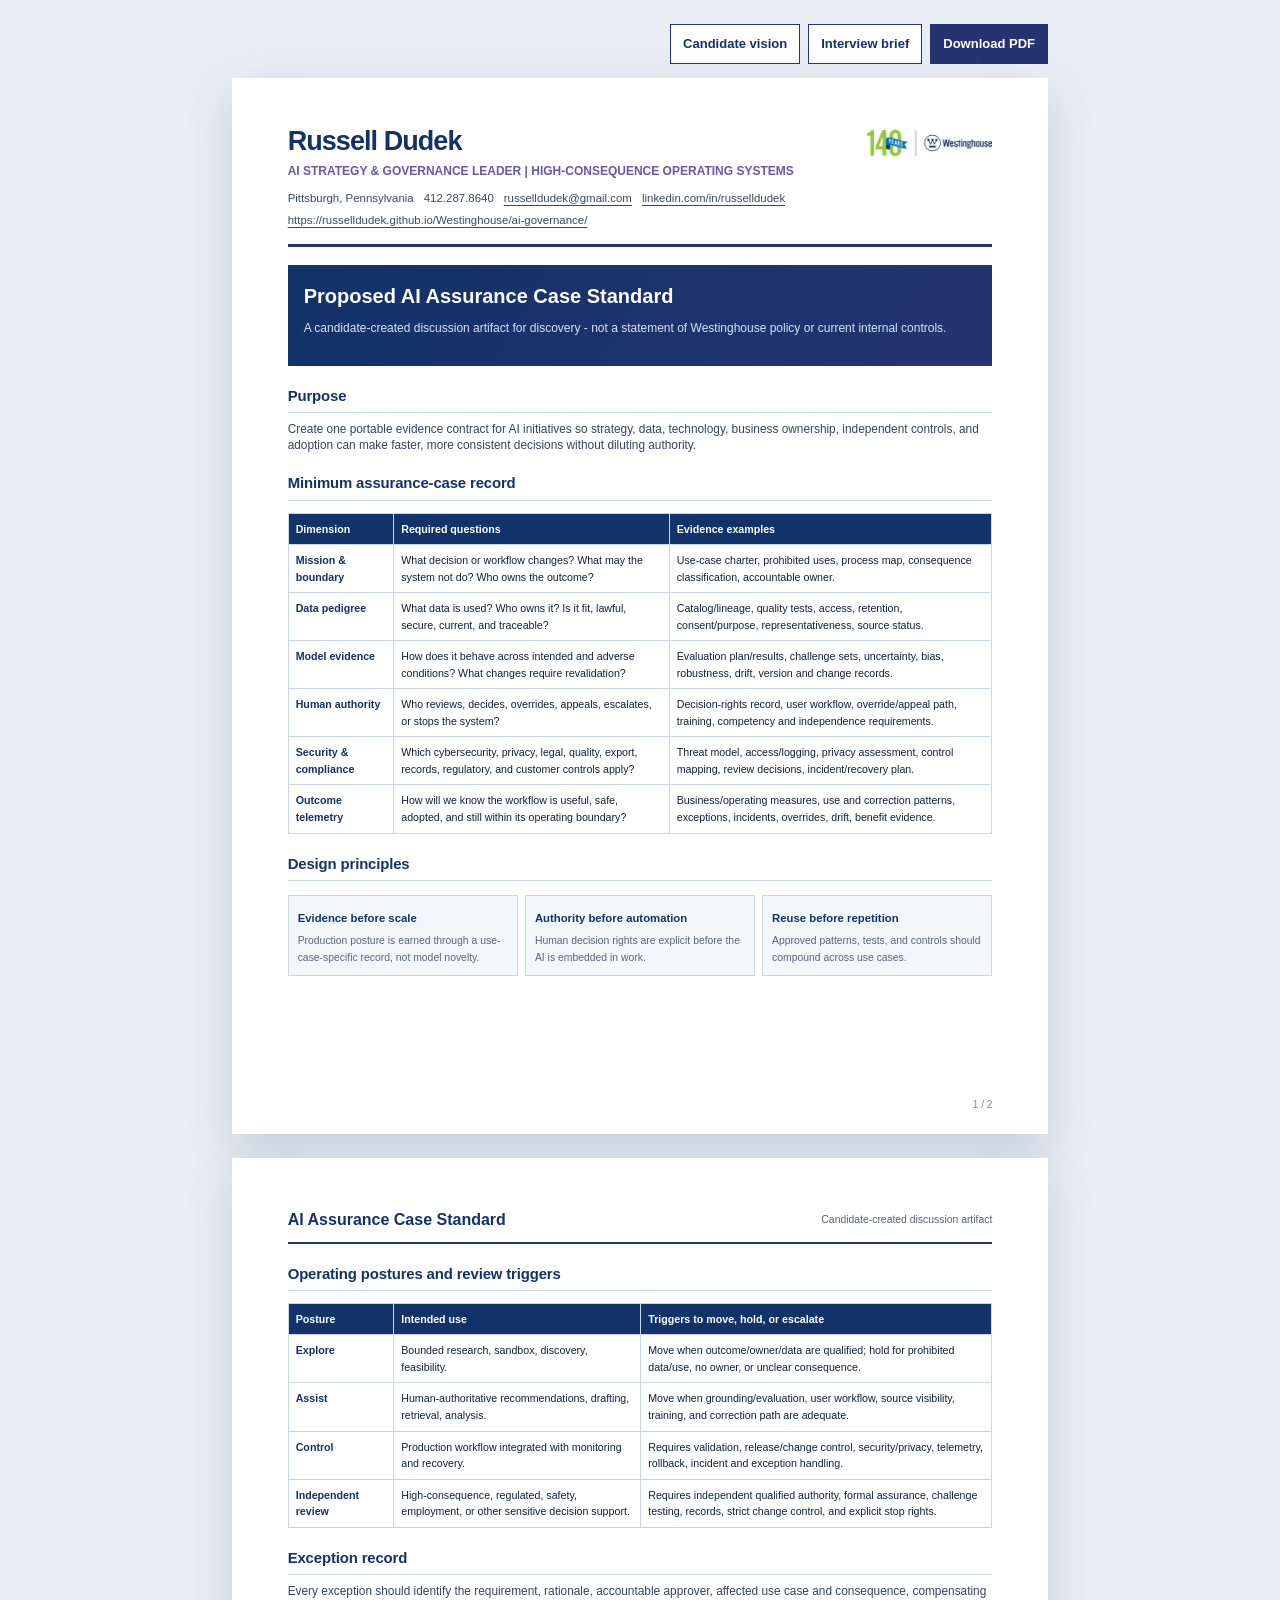
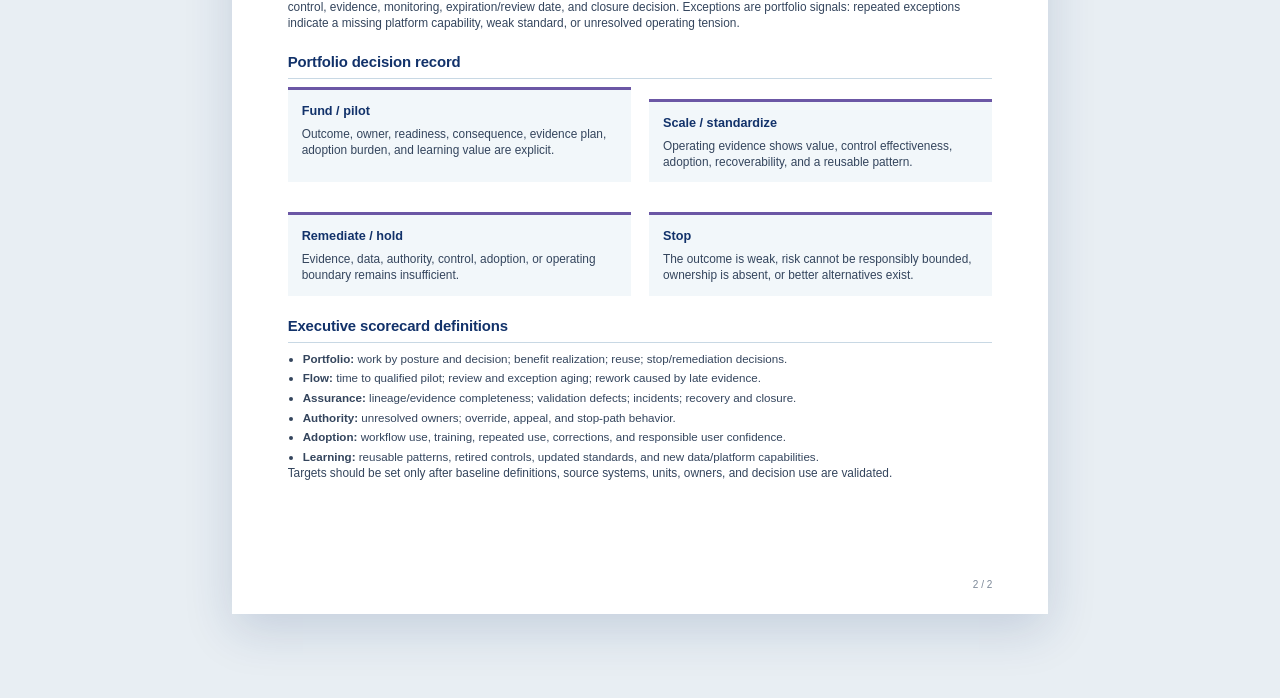
<file: ai-governance/assurance-case-standard.html>
<!doctype html><html lang="en"><head><meta charset="utf-8"><meta name="viewport" content="width=device-width, initial-scale=1"><title>Russell Dudek | Proposed AI Assurance Case Standard</title><link rel="stylesheet" href="styles.css"></head><body class="doc-body"><nav class="doc-toolbar" aria-label="Document actions"><a href="index.html">Candidate vision</a><a href="interview-brief.html">Interview brief</a><a class="primary" href="docs/Russell-Dudek-Westinghouse-AI-Assurance-Case-Standard.pdf" download>Download PDF</a></nav><main><section class="sheet">
<header class="doc-header">
  <div>
    <h1>Russell Dudek</h1>
    <div class="identity">AI STRATEGY &amp; GOVERNANCE LEADER | HIGH-CONSEQUENCE OPERATING SYSTEMS</div>
    <div class="contact-line">
      <span>Pittsburgh, Pennsylvania</span><span>412.287.8640</span><a href="mailto:russelldudek@gmail.com">russelldudek@gmail.com</a><a href="https://www.linkedin.com/in/russelldudek">linkedin.com/in/russelldudek</a><a href="https://russelldudek.github.io/Westinghouse/ai-governance/">https://russelldudek.github.io/Westinghouse/ai-governance/</a>
    </div>
  </div>
  <img src="assets/brand/westinghouse-logo-blue.png" alt="Westinghouse Electric Company">
</header>
<div class="brief-band"><h2>Proposed AI Assurance Case Standard</h2><p>A candidate-created discussion artifact for discovery - not a statement of Westinghouse policy or current internal controls.</p></div><div class="doc-section"><h2>Purpose</h2><p>Create one portable evidence contract for AI initiatives so strategy, data, technology, business ownership, independent controls, and adoption can make faster, more consistent decisions without diluting authority.</p></div><div class="doc-section"><h2>Minimum assurance-case record</h2><table class="phase-table"><thead><tr><th>Dimension</th><th>Required questions</th><th>Evidence examples</th></tr></thead><tbody><tr><td>Mission &amp; boundary</td><td>What decision or workflow changes? What may the system not do? Who owns the outcome?</td><td>Use-case charter, prohibited uses, process map, consequence classification, accountable owner.</td></tr><tr><td>Data pedigree</td><td>What data is used? Who owns it? Is it fit, lawful, secure, current, and traceable?</td><td>Catalog/lineage, quality tests, access, retention, consent/purpose, representativeness, source status.</td></tr><tr><td>Model evidence</td><td>How does it behave across intended and adverse conditions? What changes require revalidation?</td><td>Evaluation plan/results, challenge sets, uncertainty, bias, robustness, drift, version and change records.</td></tr><tr><td>Human authority</td><td>Who reviews, decides, overrides, appeals, escalates, or stops the system?</td><td>Decision-rights record, user workflow, override/appeal path, training, competency and independence requirements.</td></tr><tr><td>Security &amp; compliance</td><td>Which cybersecurity, privacy, legal, quality, export, records, regulatory, and customer controls apply?</td><td>Threat model, access/logging, privacy assessment, control mapping, review decisions, incident/recovery plan.</td></tr><tr><td>Outcome telemetry</td><td>How will we know the workflow is useful, safe, adopted, and still within its operating boundary?</td><td>Business/operating measures, use and correction patterns, exceptions, incidents, overrides, drift, benefit evidence.</td></tr></tbody></table></div><div class="doc-section"><h2>Design principles</h2><div class="artifact-diagram"><div class="cell"><strong>Evidence before scale</strong><span>Production posture is earned through a use-case-specific record, not model novelty.</span></div><div class="cell"><strong>Authority before automation</strong><span>Human decision rights are explicit before the AI is embedded in work.</span></div><div class="cell"><strong>Reuse before repetition</strong><span>Approved patterns, tests, and controls should compound across use cases.</span></div></div></div><div class="page-label">1 / 2</div></section><section class="sheet"><div class="page-continuation"><strong>AI Assurance Case Standard</strong><span>Candidate-created discussion artifact</span></div><div class="doc-section"><h2>Operating postures and review triggers</h2><table class="phase-table"><thead><tr><th>Posture</th><th>Intended use</th><th>Triggers to move, hold, or escalate</th></tr></thead><tbody><tr><td>Explore</td><td>Bounded research, sandbox, discovery, feasibility.</td><td>Move when outcome/owner/data are qualified; hold for prohibited data/use, no owner, or unclear consequence.</td></tr><tr><td>Assist</td><td>Human-authoritative recommendations, drafting, retrieval, analysis.</td><td>Move when grounding/evaluation, user workflow, source visibility, training, and correction path are adequate.</td></tr><tr><td>Control</td><td>Production workflow integrated with monitoring and recovery.</td><td>Requires validation, release/change control, security/privacy, telemetry, rollback, incident and exception handling.</td></tr><tr><td>Independent review</td><td>High-consequence, regulated, safety, employment, or other sensitive decision support.</td><td>Requires independent qualified authority, formal assurance, challenge testing, records, strict change control, and explicit stop rights.</td></tr></tbody></table></div><div class="doc-section"><h2>Exception record</h2><p>Every exception should identify the requirement, rationale, accountable approver, affected use case and consequence, compensating control, evidence, monitoring, expiration/review date, and closure decision. Exceptions are portfolio signals: repeated exceptions indicate a missing platform capability, weak standard, or unresolved operating tension.</p></div><div class="doc-section"><h2>Portfolio decision record</h2><div class="doc-grid-equal"><div class="side-box"><h3>Fund / pilot</h3><p>Outcome, owner, readiness, consequence, evidence plan, adoption burden, and learning value are explicit.</p></div><div class="side-box"><h3>Scale / standardize</h3><p>Operating evidence shows value, control effectiveness, adoption, recoverability, and a reusable pattern.</p></div><div class="side-box"><h3>Remediate / hold</h3><p>Evidence, data, authority, control, adoption, or operating boundary remains insufficient.</p></div><div class="side-box"><h3>Stop</h3><p>The outcome is weak, risk cannot be responsibly bounded, ownership is absent, or better alternatives exist.</p></div></div></div><div class="doc-section"><h2>Executive scorecard definitions</h2><ul><li><strong>Portfolio:</strong> work by posture and decision; benefit realization; reuse; stop/remediation decisions.</li><li><strong>Flow:</strong> time to qualified pilot; review and exception aging; rework caused by late evidence.</li><li><strong>Assurance:</strong> lineage/evidence completeness; validation defects; incidents; recovery and closure.</li><li><strong>Authority:</strong> unresolved owners; override, appeal, and stop-path behavior.</li><li><strong>Adoption:</strong> workflow use, training, repeated use, corrections, and responsible user confidence.</li><li><strong>Learning:</strong> reusable patterns, retired controls, updated standards, and new data/platform capabilities.</li></ul><p class="source-note">Targets should be set only after baseline definitions, source systems, units, owners, and decision use are validated.</p></div><div class="page-label">2 / 2</div></section></main></body></html>
</file>
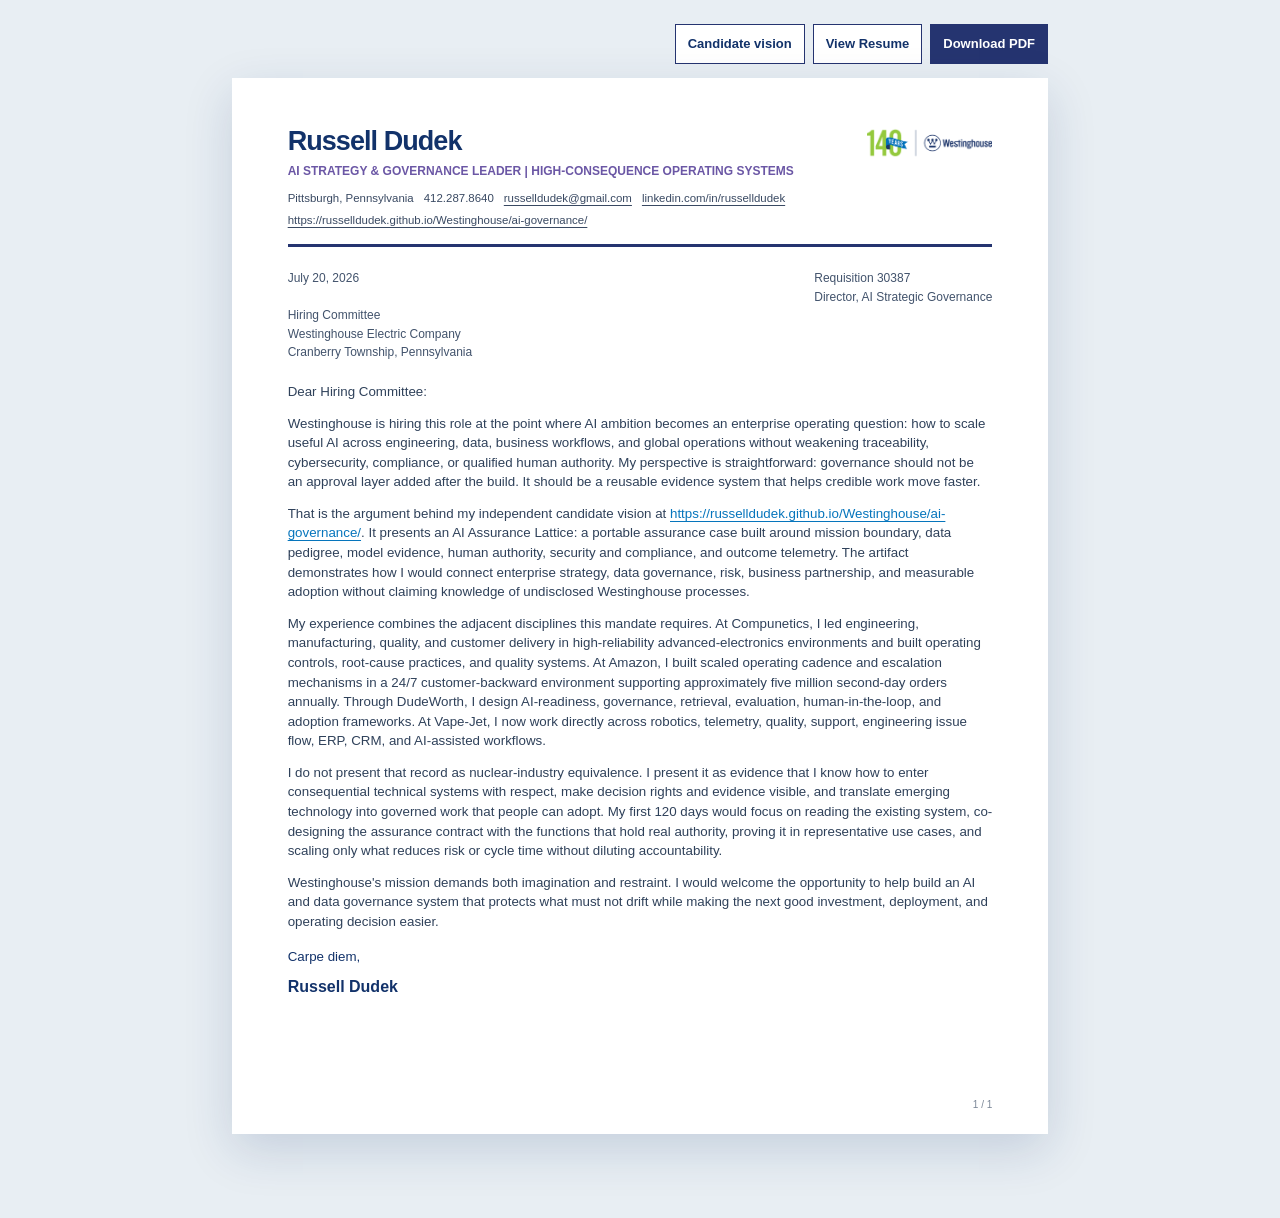
<file: ai-governance/cover-letter.html>
<!doctype html><html lang="en"><head><meta charset="utf-8"><meta name="viewport" content="width=device-width, initial-scale=1"><title>Russell Dudek | Cover Letter | Westinghouse</title><link rel="stylesheet" href="styles.css"></head>
<body class="doc-body"><nav class="doc-toolbar" aria-label="Document actions"><a href="index.html">Candidate vision</a><a href="resume.html">View Resume</a><a class="primary" href="docs/Russell-Dudek-Westinghouse-AI-Governance-Cover-Letter.pdf" download>Download PDF</a></nav>
<main><section class="sheet">
<header class="doc-header">
  <div>
    <h1>Russell Dudek</h1>
    <div class="identity">AI STRATEGY &amp; GOVERNANCE LEADER | HIGH-CONSEQUENCE OPERATING SYSTEMS</div>
    <div class="contact-line">
      <span>Pittsburgh, Pennsylvania</span><span>412.287.8640</span><a href="mailto:russelldudek@gmail.com">russelldudek@gmail.com</a><a href="https://www.linkedin.com/in/russelldudek">linkedin.com/in/russelldudek</a><a href="https://russelldudek.github.io/Westinghouse/ai-governance/">https://russelldudek.github.io/Westinghouse/ai-governance/</a>
    </div>
  </div>
  <img src="assets/brand/westinghouse-logo-blue.png" alt="Westinghouse Electric Company">
</header>

<div class="letter-meta"><div>July 20, 2026<br><br>Hiring Committee<br>Westinghouse Electric Company<br>Cranberry Township, Pennsylvania</div><div>Requisition 30387<br>Director, AI Strategic Governance</div></div>
<div class="letter-body"><p>Dear Hiring Committee:</p><p>Westinghouse is hiring this role at the point where AI ambition becomes an enterprise operating question: how to scale useful AI across engineering, data, business workflows, and global operations without weakening traceability, cybersecurity, compliance, or qualified human authority. My perspective is straightforward: governance should not be an approval layer added after the build. It should be a reusable evidence system that helps credible work move faster.</p>
<p>That is the argument behind my independent candidate vision at <a href="https://russelldudek.github.io/Westinghouse/ai-governance/">https://russelldudek.github.io/Westinghouse/ai-governance/</a>. It presents an AI Assurance Lattice: a portable assurance case built around mission boundary, data pedigree, model evidence, human authority, security and compliance, and outcome telemetry. The artifact demonstrates how I would connect enterprise strategy, data governance, risk, business partnership, and measurable adoption without claiming knowledge of undisclosed Westinghouse processes.</p>
<p>My experience combines the adjacent disciplines this mandate requires. At Compunetics, I led engineering, manufacturing, quality, and customer delivery in high-reliability advanced-electronics environments and built operating controls, root-cause practices, and quality systems. At Amazon, I built scaled operating cadence and escalation mechanisms in a 24/7 customer-backward environment supporting approximately five million second-day orders annually. Through DudeWorth, I design AI-readiness, governance, retrieval, evaluation, human-in-the-loop, and adoption frameworks. At Vape-Jet, I now work directly across robotics, telemetry, quality, support, engineering issue flow, ERP, CRM, and AI-assisted workflows.</p>
<p>I do not present that record as nuclear-industry equivalence. I present it as evidence that I know how to enter consequential technical systems with respect, make decision rights and evidence visible, and translate emerging technology into governed work that people can adopt. My first 120 days would focus on reading the existing system, co-designing the assurance contract with the functions that hold real authority, proving it in representative use cases, and scaling only what reduces risk or cycle time without diluting accountability.</p>
<p>Westinghouse's mission demands both imagination and restraint. I would welcome the opportunity to help build an AI and data governance system that protects what must not drift while making the next good investment, deployment, and operating decision easier.</p></div>
<div class="signature">Carpe diem,<strong>Russell Dudek</strong></div><div class="page-label">1 / 1</div></section></main></body></html>
</file>
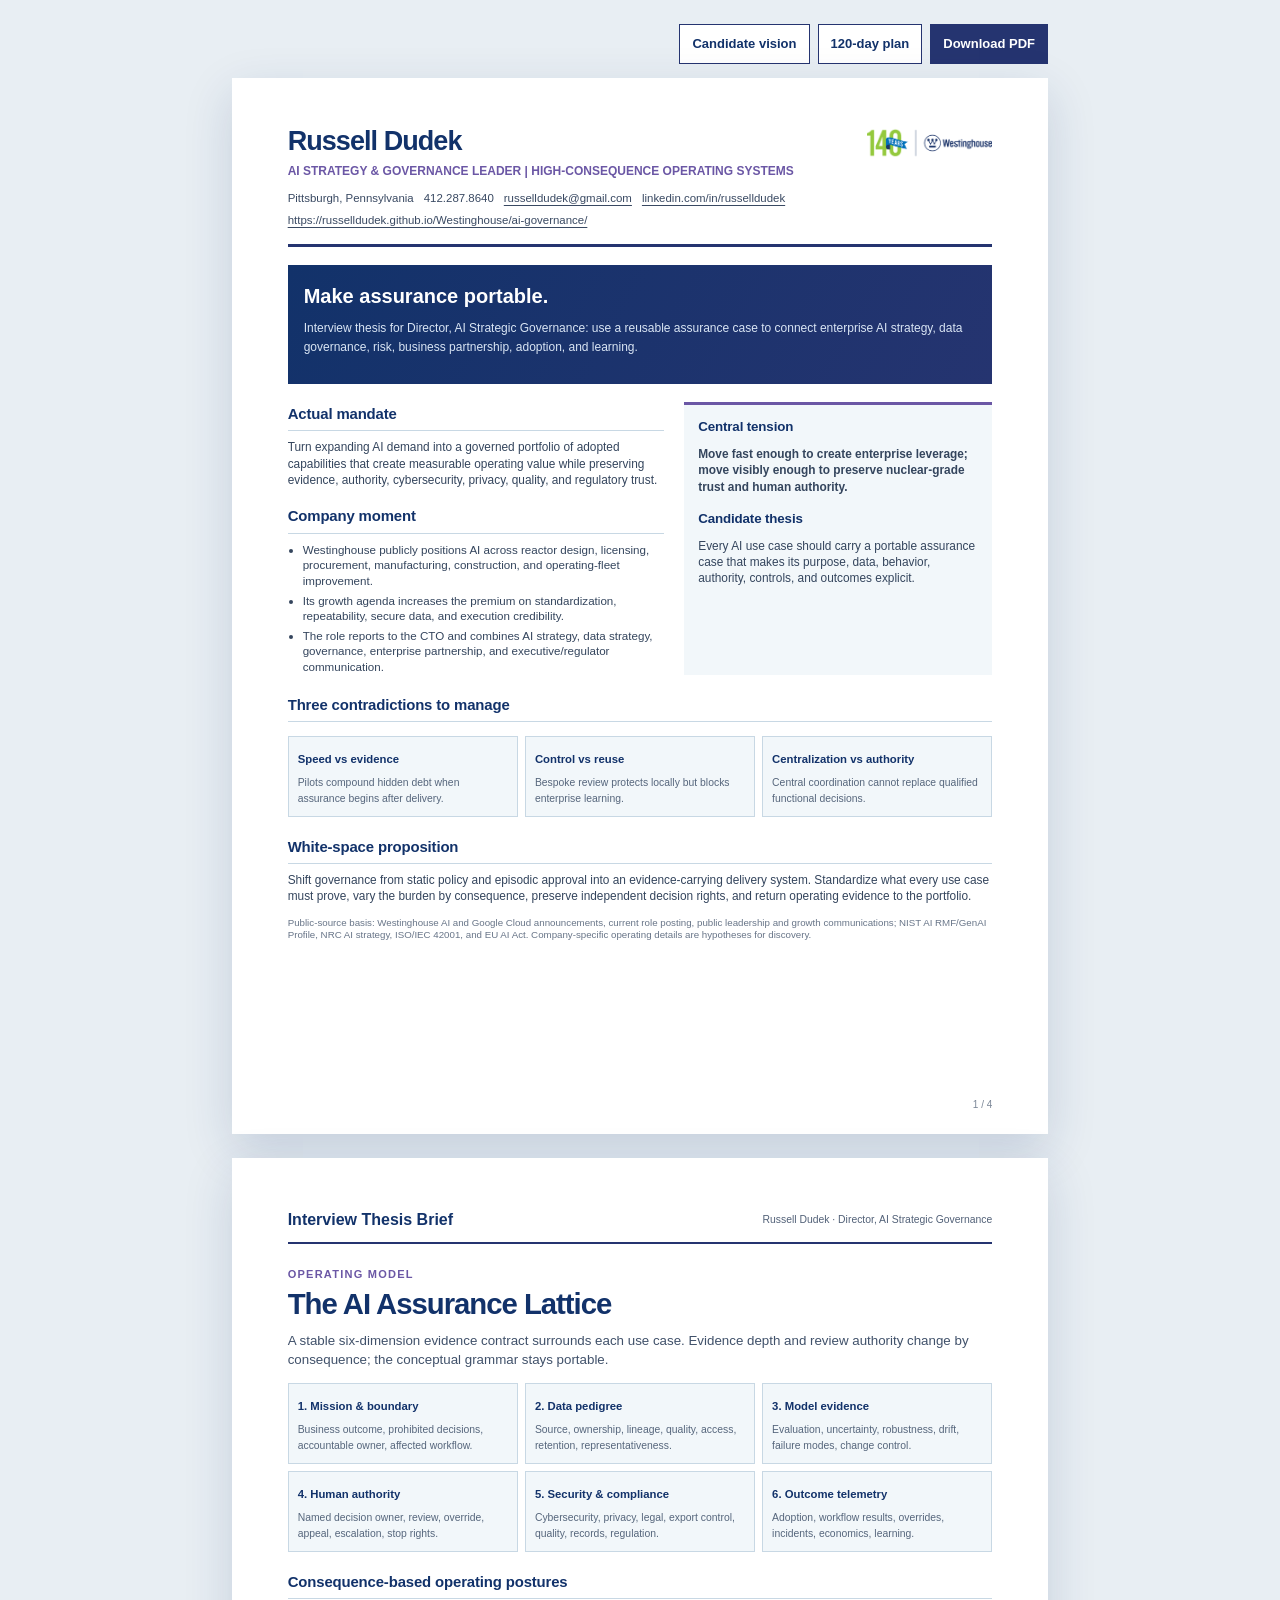
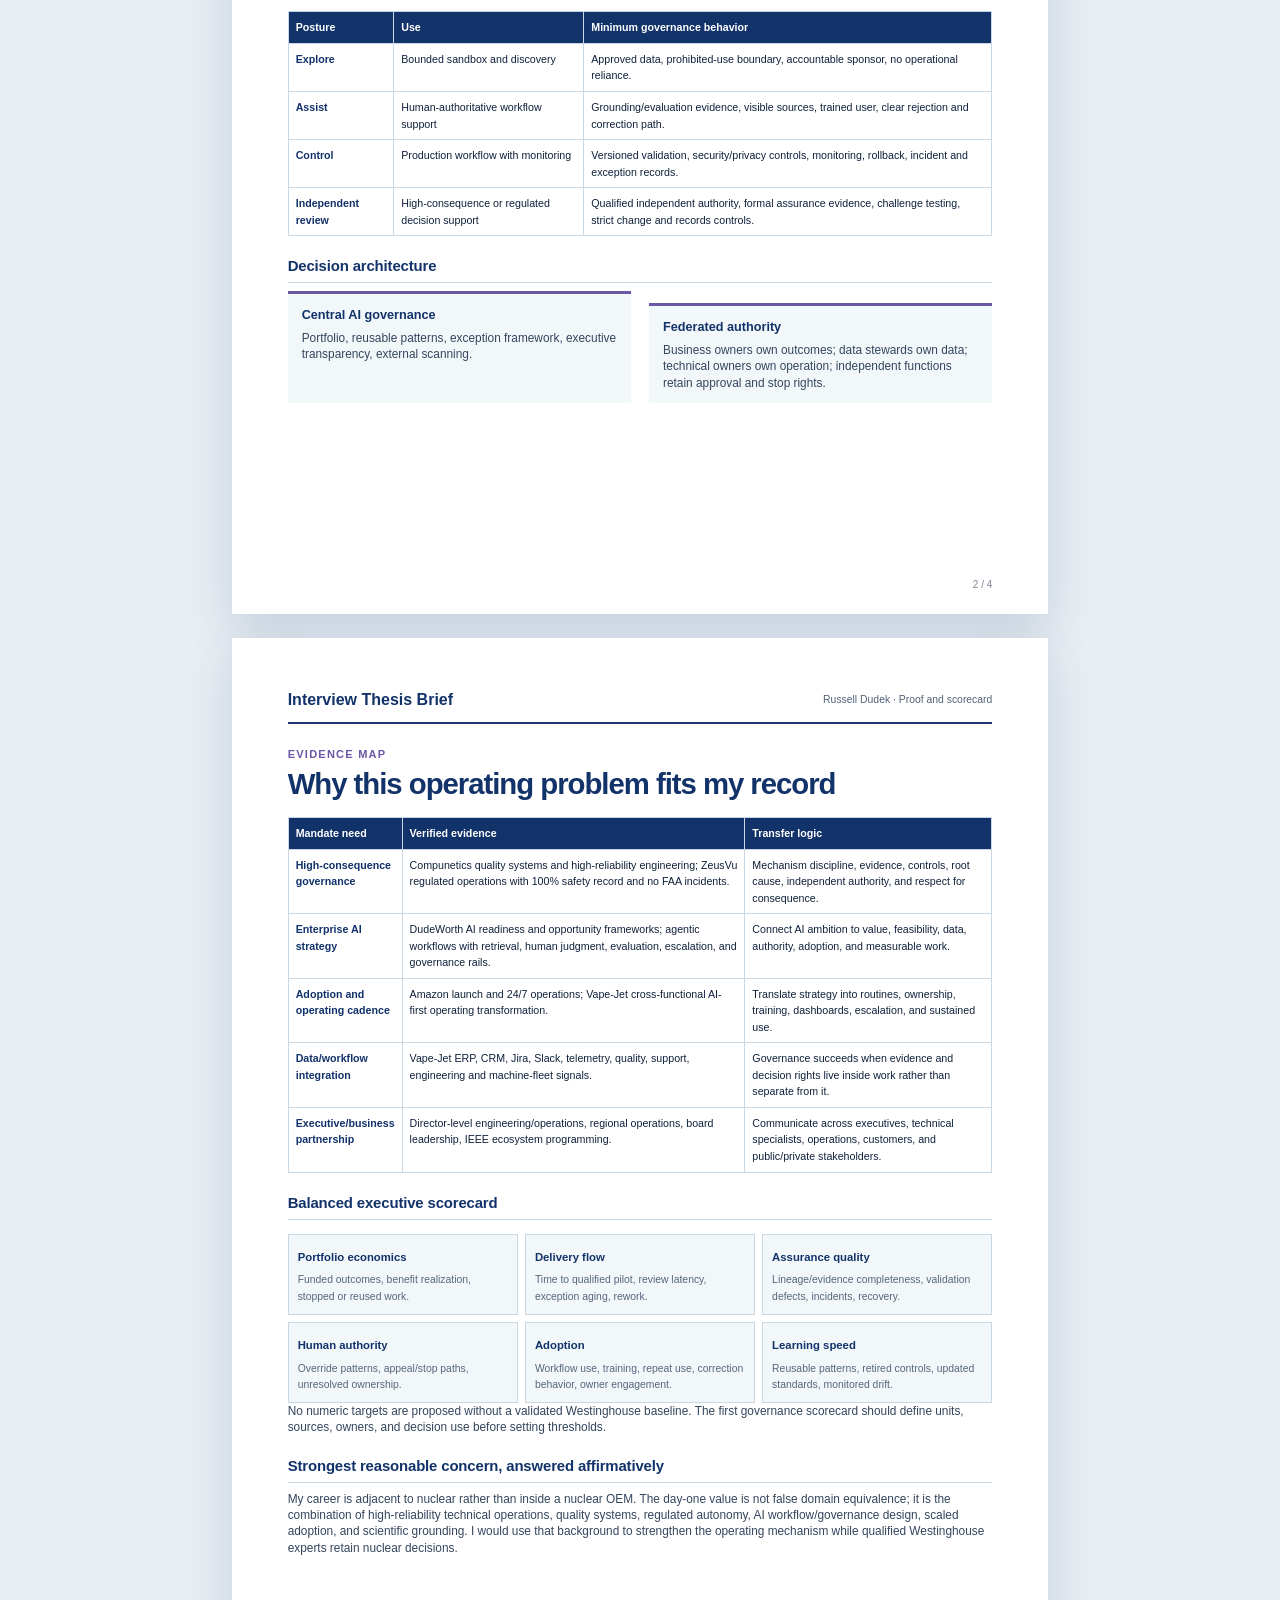
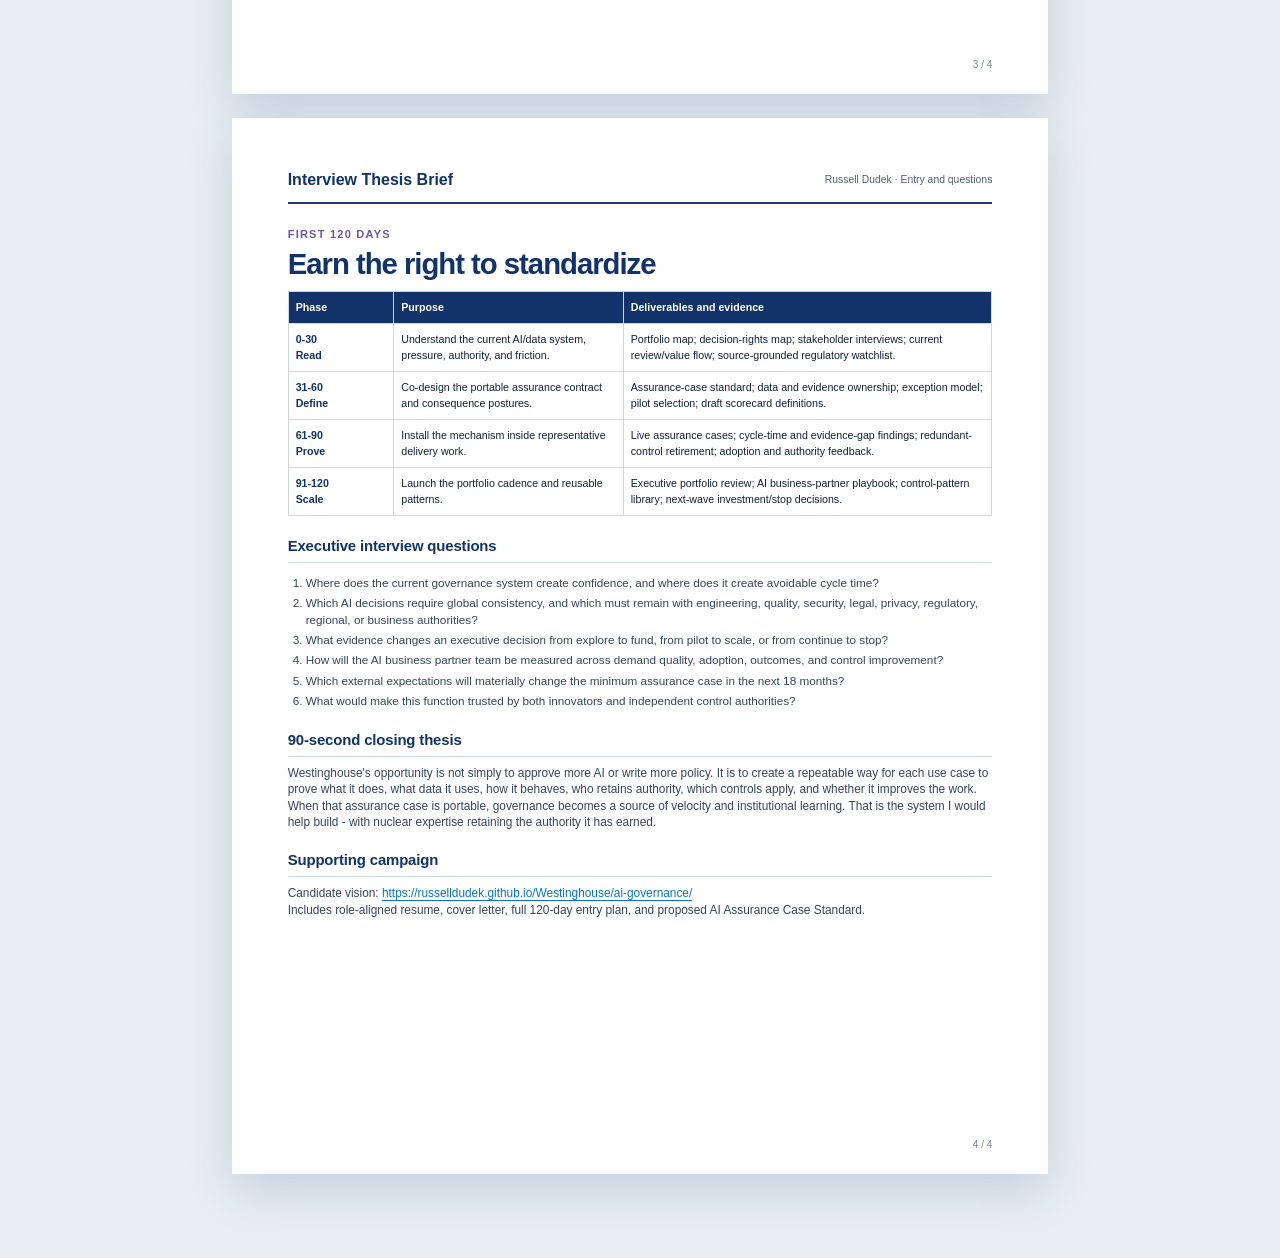
<file: ai-governance/interview-brief.html>
<!doctype html><html lang="en"><head><meta charset="utf-8"><meta name="viewport" content="width=device-width, initial-scale=1"><title>Russell Dudek | Interview Thesis Brief</title><link rel="stylesheet" href="styles.css"></head><body class="doc-body"><nav class="doc-toolbar" aria-label="Document actions"><a href="index.html">Candidate vision</a><a href="120-day-plan.html">120-day plan</a><a class="primary" href="docs/Russell-Dudek-Westinghouse-Interview-Thesis-Brief.pdf" download>Download PDF</a></nav><main><section class="sheet">
<header class="doc-header">
  <div>
    <h1>Russell Dudek</h1>
    <div class="identity">AI STRATEGY &amp; GOVERNANCE LEADER | HIGH-CONSEQUENCE OPERATING SYSTEMS</div>
    <div class="contact-line">
      <span>Pittsburgh, Pennsylvania</span><span>412.287.8640</span><a href="mailto:russelldudek@gmail.com">russelldudek@gmail.com</a><a href="https://www.linkedin.com/in/russelldudek">linkedin.com/in/russelldudek</a><a href="https://russelldudek.github.io/Westinghouse/ai-governance/">https://russelldudek.github.io/Westinghouse/ai-governance/</a>
    </div>
  </div>
  <img src="assets/brand/westinghouse-logo-blue.png" alt="Westinghouse Electric Company">
</header>
<div class="brief-band"><h2>Make assurance portable.</h2><p>Interview thesis for Director, AI Strategic Governance: use a reusable assurance case to connect enterprise AI strategy, data governance, risk, business partnership, adoption, and learning.</p></div>
<div class="doc-grid-2"><div class="doc-section"><h2>Actual mandate</h2><p>Turn expanding AI demand into a governed portfolio of adopted capabilities that create measurable operating value while preserving evidence, authority, cybersecurity, privacy, quality, and regulatory trust.</p><h2 style="margin-top:16px">Company moment</h2><ul><li>Westinghouse publicly positions AI across reactor design, licensing, procurement, manufacturing, construction, and operating-fleet improvement.</li><li>Its growth agenda increases the premium on standardization, repeatability, secure data, and execution credibility.</li><li>The role reports to the CTO and combines AI strategy, data strategy, governance, enterprise partnership, and executive/regulator communication.</li></ul></div><aside class="side-box doc-section"><h2>Central tension</h2><p><strong>Move fast enough to create enterprise leverage; move visibly enough to preserve nuclear-grade trust and human authority.</strong></p><h2 style="margin-top:14px">Candidate thesis</h2><p>Every AI use case should carry a portable assurance case that makes its purpose, data, behavior, authority, controls, and outcomes explicit.</p></aside></div>
<div class="doc-section"><h2>Three contradictions to manage</h2><div class="artifact-diagram"><div class="cell"><strong>Speed vs evidence</strong><span>Pilots compound hidden debt when assurance begins after delivery.</span></div><div class="cell"><strong>Control vs reuse</strong><span>Bespoke review protects locally but blocks enterprise learning.</span></div><div class="cell"><strong>Centralization vs authority</strong><span>Central coordination cannot replace qualified functional decisions.</span></div></div></div>
<div class="doc-section"><h2>White-space proposition</h2><p>Shift governance from static policy and episodic approval into an evidence-carrying delivery system. Standardize what every use case must prove, vary the burden by consequence, preserve independent decision rights, and return operating evidence to the portfolio.</p></div><p class="source-note">Public-source basis: Westinghouse AI and Google Cloud announcements, current role posting, public leadership and growth communications; NIST AI RMF/GenAI Profile, NRC AI strategy, ISO/IEC 42001, and EU AI Act. Company-specific operating details are hypotheses for discovery.</p><div class="page-label">1 / 4</div></section><section class="sheet"><div class="page-continuation"><strong>Interview Thesis Brief</strong><span>Russell Dudek · Director, AI Strategic Governance</span></div><div class="doc-kicker">Operating model</div><h1 class="doc-title">The AI Assurance Lattice</h1><p class="doc-lead">A stable six-dimension evidence contract surrounds each use case. Evidence depth and review authority change by consequence; the conceptual grammar stays portable.</p>
<div class="artifact-diagram"><div class="cell"><strong>1. Mission &amp; boundary</strong><span>Business outcome, prohibited decisions, accountable owner, affected workflow.</span></div><div class="cell"><strong>2. Data pedigree</strong><span>Source, ownership, lineage, quality, access, retention, representativeness.</span></div><div class="cell"><strong>3. Model evidence</strong><span>Evaluation, uncertainty, robustness, drift, failure modes, change control.</span></div><div class="cell"><strong>4. Human authority</strong><span>Named decision owner, review, override, appeal, escalation, stop rights.</span></div><div class="cell"><strong>5. Security &amp; compliance</strong><span>Cybersecurity, privacy, legal, export control, quality, records, regulation.</span></div><div class="cell"><strong>6. Outcome telemetry</strong><span>Adoption, workflow results, overrides, incidents, economics, learning.</span></div></div>
<div class="doc-section"><h2>Consequence-based operating postures</h2><table class="phase-table"><thead><tr><th>Posture</th><th>Use</th><th>Minimum governance behavior</th></tr></thead><tbody><tr><td>Explore</td><td>Bounded sandbox and discovery</td><td>Approved data, prohibited-use boundary, accountable sponsor, no operational reliance.</td></tr><tr><td>Assist</td><td>Human-authoritative workflow support</td><td>Grounding/evaluation evidence, visible sources, trained user, clear rejection and correction path.</td></tr><tr><td>Control</td><td>Production workflow with monitoring</td><td>Versioned validation, security/privacy controls, monitoring, rollback, incident and exception records.</td></tr><tr><td>Independent review</td><td>High-consequence or regulated decision support</td><td>Qualified independent authority, formal assurance evidence, challenge testing, strict change and records controls.</td></tr></tbody></table></div>
<div class="doc-section"><h2>Decision architecture</h2><div class="doc-grid-equal"><div class="side-box"><h3>Central AI governance</h3><p>Portfolio, reusable patterns, exception framework, executive transparency, external scanning.</p></div><div class="side-box"><h3>Federated authority</h3><p>Business owners own outcomes; data stewards own data; technical owners own operation; independent functions retain approval and stop rights.</p></div></div></div><div class="page-label">2 / 4</div></section><section class="sheet"><div class="page-continuation"><strong>Interview Thesis Brief</strong><span>Russell Dudek · Proof and scorecard</span></div><div class="doc-kicker">Evidence map</div><h1 class="doc-title">Why this operating problem fits my record</h1>
<div class="doc-section"><table class="phase-table"><thead><tr><th>Mandate need</th><th>Verified evidence</th><th>Transfer logic</th></tr></thead><tbody><tr><td>High-consequence governance</td><td>Compunetics quality systems and high-reliability engineering; ZeusVu regulated operations with 100% safety record and no FAA incidents.</td><td>Mechanism discipline, evidence, controls, root cause, independent authority, and respect for consequence.</td></tr><tr><td>Enterprise AI strategy</td><td>DudeWorth AI readiness and opportunity frameworks; agentic workflows with retrieval, human judgment, evaluation, escalation, and governance rails.</td><td>Connect AI ambition to value, feasibility, data, authority, adoption, and measurable work.</td></tr><tr><td>Adoption and operating cadence</td><td>Amazon launch and 24/7 operations; Vape-Jet cross-functional AI-first operating transformation.</td><td>Translate strategy into routines, ownership, training, dashboards, escalation, and sustained use.</td></tr><tr><td>Data/workflow integration</td><td>Vape-Jet ERP, CRM, Jira, Slack, telemetry, quality, support, engineering and machine-fleet signals.</td><td>Governance succeeds when evidence and decision rights live inside work rather than separate from it.</td></tr><tr><td>Executive/business partnership</td><td>Director-level engineering/operations, regional operations, board leadership, IEEE ecosystem programming.</td><td>Communicate across executives, technical specialists, operations, customers, and public/private stakeholders.</td></tr></tbody></table></div>
<div class="doc-section"><h2>Balanced executive scorecard</h2><div class="artifact-diagram"><div class="cell"><strong>Portfolio economics</strong><span>Funded outcomes, benefit realization, stopped or reused work.</span></div><div class="cell"><strong>Delivery flow</strong><span>Time to qualified pilot, review latency, exception aging, rework.</span></div><div class="cell"><strong>Assurance quality</strong><span>Lineage/evidence completeness, validation defects, incidents, recovery.</span></div><div class="cell"><strong>Human authority</strong><span>Override patterns, appeal/stop paths, unresolved ownership.</span></div><div class="cell"><strong>Adoption</strong><span>Workflow use, training, repeat use, correction behavior, owner engagement.</span></div><div class="cell"><strong>Learning speed</strong><span>Reusable patterns, retired controls, updated standards, monitored drift.</span></div></div><p class="source-note">No numeric targets are proposed without a validated Westinghouse baseline. The first governance scorecard should define units, sources, owners, and decision use before setting thresholds.</p></div>
<div class="doc-section"><h2>Strongest reasonable concern, answered affirmatively</h2><p>My career is adjacent to nuclear rather than inside a nuclear OEM. The day-one value is not false domain equivalence; it is the combination of high-reliability technical operations, quality systems, regulated autonomy, AI workflow/governance design, scaled adoption, and scientific grounding. I would use that background to strengthen the operating mechanism while qualified Westinghouse experts retain nuclear decisions.</p></div><div class="page-label">3 / 4</div></section><section class="sheet"><div class="page-continuation"><strong>Interview Thesis Brief</strong><span>Russell Dudek · Entry and questions</span></div><div class="doc-kicker">First 120 days</div><h1 class="doc-title">Earn the right to standardize</h1><table class="phase-table"><thead><tr><th>Phase</th><th>Purpose</th><th>Deliverables and evidence</th></tr></thead><tbody><tr><td>0-30<br>Read</td><td>Understand the current AI/data system, pressure, authority, and friction.</td><td>Portfolio map; decision-rights map; stakeholder interviews; current review/value flow; source-grounded regulatory watchlist.</td></tr><tr><td>31-60<br>Define</td><td>Co-design the portable assurance contract and consequence postures.</td><td>Assurance-case standard; data and evidence ownership; exception model; pilot selection; draft scorecard definitions.</td></tr><tr><td>61-90<br>Prove</td><td>Install the mechanism inside representative delivery work.</td><td>Live assurance cases; cycle-time and evidence-gap findings; redundant-control retirement; adoption and authority feedback.</td></tr><tr><td>91-120<br>Scale</td><td>Launch the portfolio cadence and reusable patterns.</td><td>Executive portfolio review; AI business-partner playbook; control-pattern library; next-wave investment/stop decisions.</td></tr></tbody></table>
<div class="doc-section"><h2>Executive interview questions</h2><ol style="font-size:8.8pt;line-height:1.4;color:#34455d;padding-left:18px"><li>Where does the current governance system create confidence, and where does it create avoidable cycle time?</li><li>Which AI decisions require global consistency, and which must remain with engineering, quality, security, legal, privacy, regulatory, regional, or business authorities?</li><li>What evidence changes an executive decision from explore to fund, from pilot to scale, or from continue to stop?</li><li>How will the AI business partner team be measured across demand quality, adoption, outcomes, and control improvement?</li><li>Which external expectations will materially change the minimum assurance case in the next 18 months?</li><li>What would make this function trusted by both innovators and independent control authorities?</li></ol></div>
<div class="doc-section"><h2>90-second closing thesis</h2><p>Westinghouse's opportunity is not simply to approve more AI or write more policy. It is to create a repeatable way for each use case to prove what it does, what data it uses, how it behaves, who retains authority, which controls apply, and whether it improves the work. When that assurance case is portable, governance becomes a source of velocity and institutional learning. That is the system I would help build - with nuclear expertise retaining the authority it has earned.</p></div>
<div class="doc-section"><h2>Supporting campaign</h2><p>Candidate vision: <a href="https://russelldudek.github.io/Westinghouse/ai-governance/">https://russelldudek.github.io/Westinghouse/ai-governance/</a><br>Includes role-aligned resume, cover letter, full 120-day entry plan, and proposed AI Assurance Case Standard.</p></div><div class="page-label">4 / 4</div></section></main></body></html>
</file>
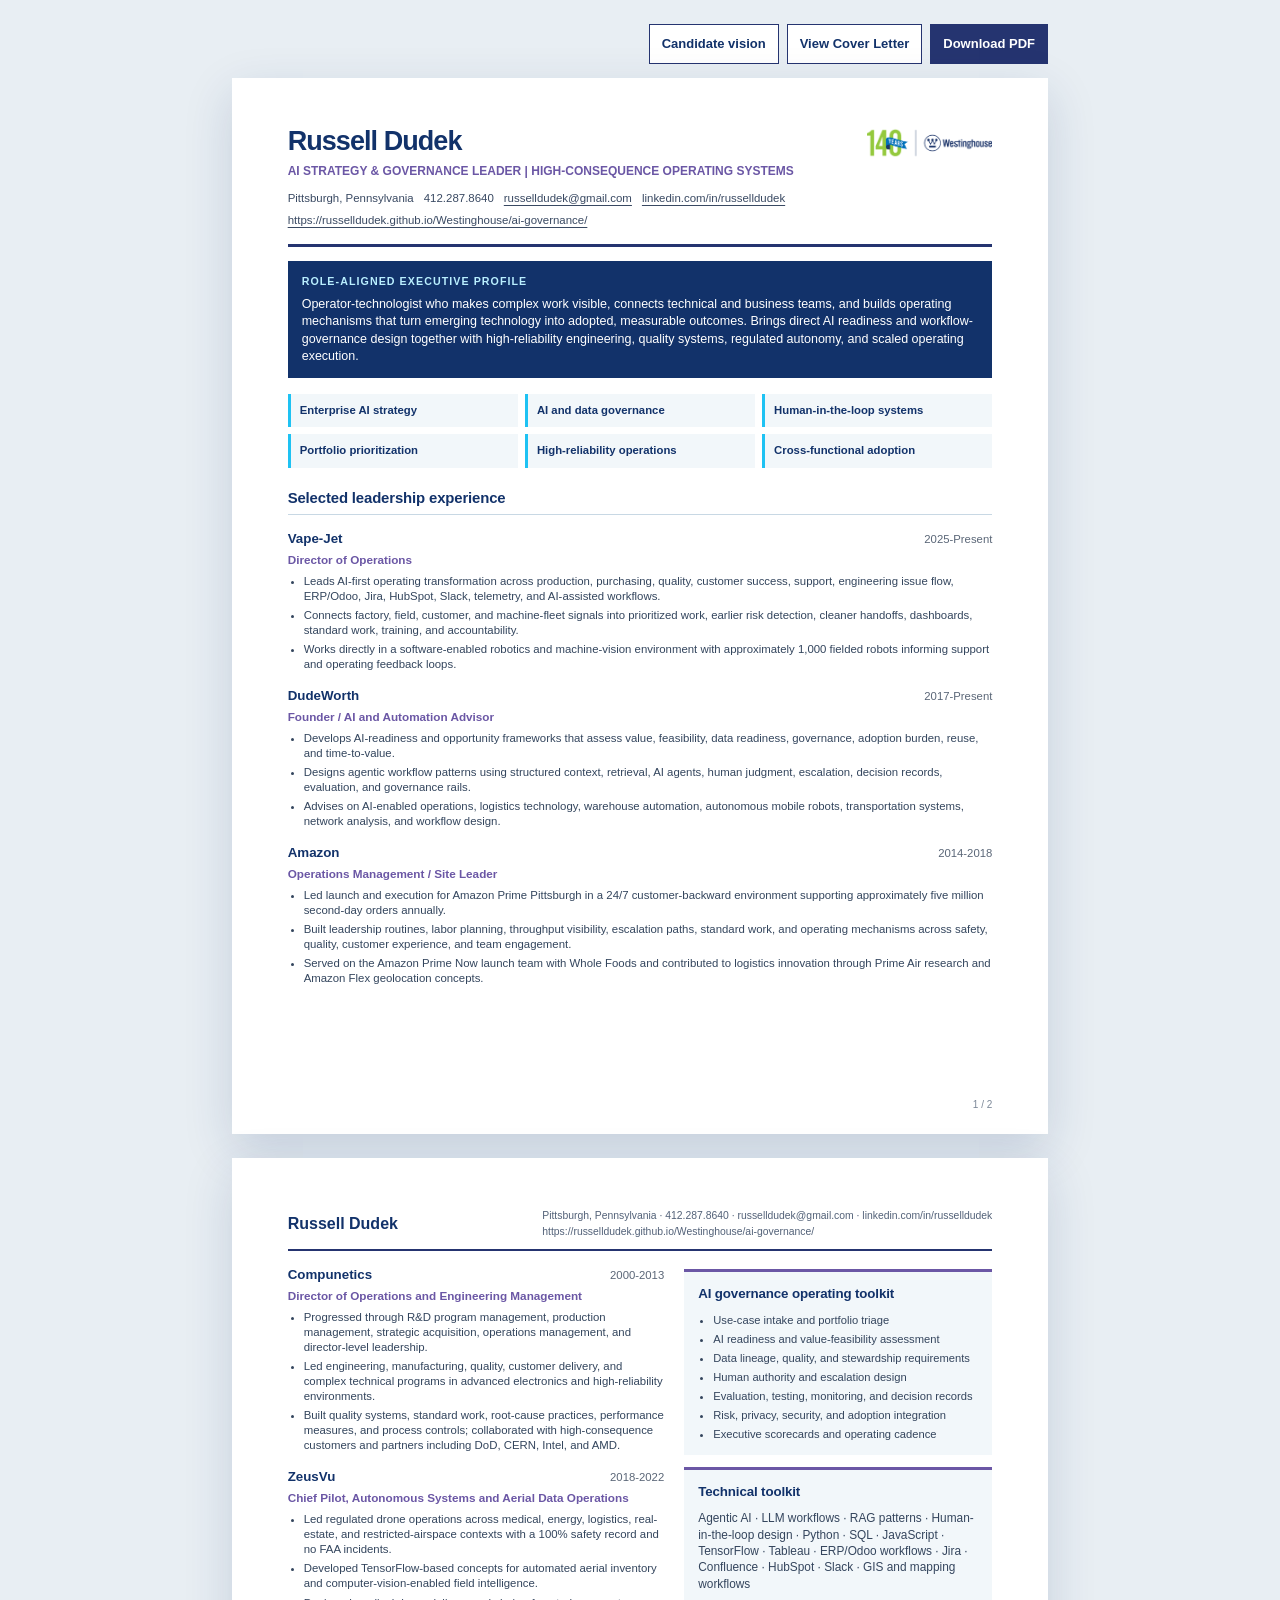
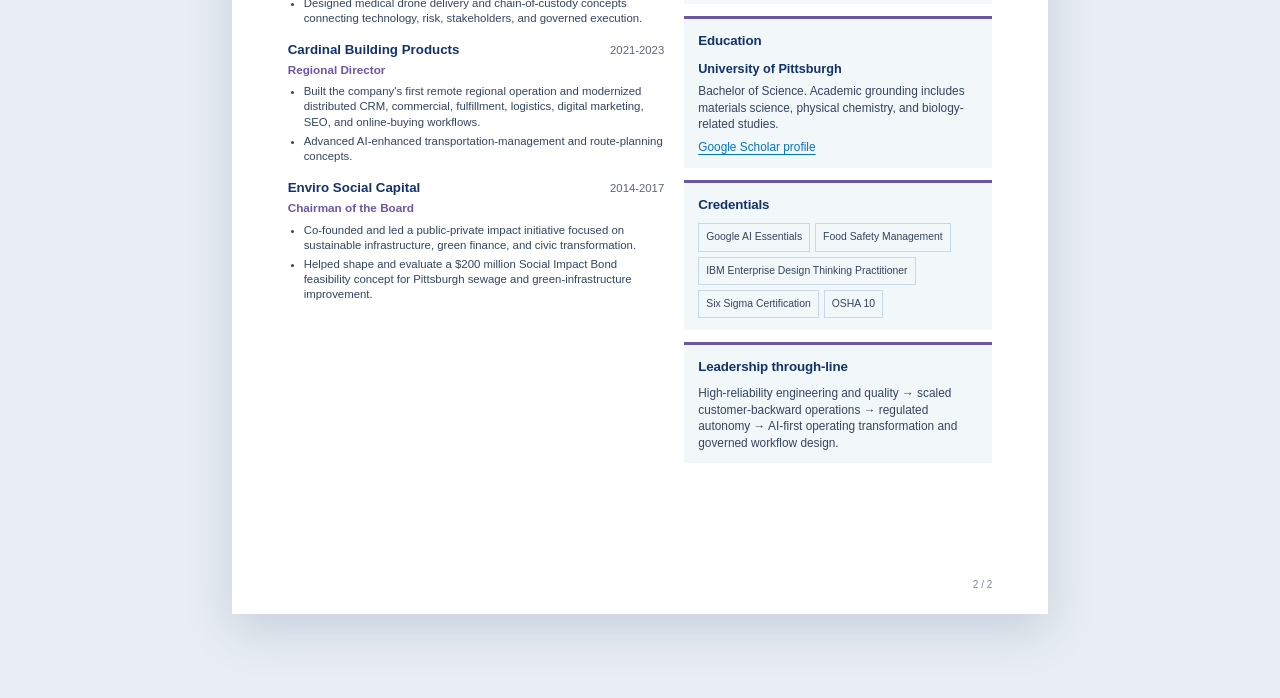
<file: ai-governance/resume.html>
<!doctype html><html lang="en"><head><meta charset="utf-8"><meta name="viewport" content="width=device-width, initial-scale=1"><title>Russell Dudek | Resume | Director, AI Strategic Governance</title><link rel="stylesheet" href="styles.css"></head>
<body class="doc-body"><nav class="doc-toolbar" aria-label="Document actions"><a href="index.html">Candidate vision</a><a href="cover-letter.html">View Cover Letter</a><a class="primary" href="docs/Russell-Dudek-Westinghouse-AI-Governance-Resume.pdf" download>Download PDF</a></nav>
<main>
<section class="sheet">
<header class="doc-header">
  <div>
    <h1>Russell Dudek</h1>
    <div class="identity">AI STRATEGY &amp; GOVERNANCE LEADER | HIGH-CONSEQUENCE OPERATING SYSTEMS</div>
    <div class="contact-line">
      <span>Pittsburgh, Pennsylvania</span><span>412.287.8640</span><a href="mailto:russelldudek@gmail.com">russelldudek@gmail.com</a><a href="https://www.linkedin.com/in/russelldudek">linkedin.com/in/russelldudek</a><a href="https://russelldudek.github.io/Westinghouse/ai-governance/">https://russelldudek.github.io/Westinghouse/ai-governance/</a>
    </div>
  </div>
  <img src="assets/brand/westinghouse-logo-blue.png" alt="Westinghouse Electric Company">
</header>

<div class="summary-box"><strong>Role-aligned executive profile</strong><p>Operator-technologist who makes complex work visible, connects technical and business teams, and builds operating mechanisms that turn emerging technology into adopted, measurable outcomes. Brings direct AI readiness and workflow-governance design together with high-reliability engineering, quality systems, regulated autonomy, and scaled operating execution.</p></div>
<div class="capability-band"><div class="capability">Enterprise AI strategy</div><div class="capability">AI and data governance</div><div class="capability">Human-in-the-loop systems</div><div class="capability">Portfolio prioritization</div><div class="capability">High-reliability operations</div><div class="capability">Cross-functional adoption</div></div>
<div class="doc-section"><h2>Selected leadership experience</h2>
  <article class="experience"><div class="exp-head"><strong>Vape-Jet</strong><span>2025-Present</span></div><div class="exp-role">Director of Operations</div><ul><li>Leads AI-first operating transformation across production, purchasing, quality, customer success, support, engineering issue flow, ERP/Odoo, Jira, HubSpot, Slack, telemetry, and AI-assisted workflows.</li><li>Connects factory, field, customer, and machine-fleet signals into prioritized work, earlier risk detection, cleaner handoffs, dashboards, standard work, training, and accountability.</li><li>Works directly in a software-enabled robotics and machine-vision environment with approximately 1,000 fielded robots informing support and operating feedback loops.</li></ul></article>
  <article class="experience"><div class="exp-head"><strong>DudeWorth</strong><span>2017-Present</span></div><div class="exp-role">Founder / AI and Automation Advisor</div><ul><li>Develops AI-readiness and opportunity frameworks that assess value, feasibility, data readiness, governance, adoption burden, reuse, and time-to-value.</li><li>Designs agentic workflow patterns using structured context, retrieval, AI agents, human judgment, escalation, decision records, evaluation, and governance rails.</li><li>Advises on AI-enabled operations, logistics technology, warehouse automation, autonomous mobile robots, transportation systems, network analysis, and workflow design.</li></ul></article>
  <article class="experience"><div class="exp-head"><strong>Amazon</strong><span>2014-2018</span></div><div class="exp-role">Operations Management / Site Leader</div><ul><li>Led launch and execution for Amazon Prime Pittsburgh in a 24/7 customer-backward environment supporting approximately five million second-day orders annually.</li><li>Built leadership routines, labor planning, throughput visibility, escalation paths, standard work, and operating mechanisms across safety, quality, customer experience, and team engagement.</li><li>Served on the Amazon Prime Now launch team with Whole Foods and contributed to logistics innovation through Prime Air research and Amazon Flex geolocation concepts.</li></ul></article>
</div><div class="page-label">1 / 2</div></section>
<section class="sheet"><div class="page-continuation"><strong>Russell Dudek</strong><span>Pittsburgh, Pennsylvania · 412.287.8640 · russelldudek@gmail.com · linkedin.com/in/russelldudek<br>https://russelldudek.github.io/Westinghouse/ai-governance/</span></div>
<div class="doc-grid-2">
<div>
  <article class="experience"><div class="exp-head"><strong>Compunetics</strong><span>2000-2013</span></div><div class="exp-role">Director of Operations and Engineering Management</div><ul><li>Progressed through R&amp;D program management, production management, strategic acquisition, operations management, and director-level leadership.</li><li>Led engineering, manufacturing, quality, customer delivery, and complex technical programs in advanced electronics and high-reliability environments.</li><li>Built quality systems, standard work, root-cause practices, performance measures, and process controls; collaborated with high-consequence customers and partners including DoD, CERN, Intel, and AMD.</li></ul></article>
  <article class="experience"><div class="exp-head"><strong>ZeusVu</strong><span>2018-2022</span></div><div class="exp-role">Chief Pilot, Autonomous Systems and Aerial Data Operations</div><ul><li>Led regulated drone operations across medical, energy, logistics, real-estate, and restricted-airspace contexts with a 100% safety record and no FAA incidents.</li><li>Developed TensorFlow-based concepts for automated aerial inventory and computer-vision-enabled field intelligence.</li><li>Designed medical drone delivery and chain-of-custody concepts connecting technology, risk, stakeholders, and governed execution.</li></ul></article>
  <article class="experience"><div class="exp-head"><strong>Cardinal Building Products</strong><span>2021-2023</span></div><div class="exp-role">Regional Director</div><ul><li>Built the company's first remote regional operation and modernized distributed CRM, commercial, fulfillment, logistics, digital marketing, SEO, and online-buying workflows.</li><li>Advanced AI-enhanced transportation-management and route-planning concepts.</li></ul></article>
  <article class="experience"><div class="exp-head"><strong>Enviro Social Capital</strong><span>2014-2017</span></div><div class="exp-role">Chairman of the Board</div><ul><li>Co-founded and led a public-private impact initiative focused on sustainable infrastructure, green finance, and civic transformation.</li><li>Helped shape and evaluate a $200 million Social Impact Bond feasibility concept for Pittsburgh sewage and green-infrastructure improvement.</li></ul></article>
</div>
<aside>
  <div class="side-box doc-section"><h2>AI governance operating toolkit</h2><ul><li>Use-case intake and portfolio triage</li><li>AI readiness and value-feasibility assessment</li><li>Data lineage, quality, and stewardship requirements</li><li>Human authority and escalation design</li><li>Evaluation, testing, monitoring, and decision records</li><li>Risk, privacy, security, and adoption integration</li><li>Executive scorecards and operating cadence</li></ul></div>
  <div class="side-box doc-section"><h2>Technical toolkit</h2><p>Agentic AI · LLM workflows · RAG patterns · Human-in-the-loop design · Python · SQL · JavaScript · TensorFlow · Tableau · ERP/Odoo workflows · Jira · Confluence · HubSpot · Slack · GIS and mapping workflows</p></div>
  <div class="side-box doc-section"><h2>Education</h2><h3>University of Pittsburgh</h3><p>Bachelor of Science. Academic grounding includes materials science, physical chemistry, and biology-related studies.</p><p style="margin-top:7px"><a href="https://scholar.google.com/citations?user=yHQSVd8AAAAJ&amp;hl=en">Google Scholar profile</a></p></div>
  <div class="side-box doc-section"><h2>Credentials</h2><div class="credential-list"><span>Google AI Essentials</span><span>Food Safety Management</span><span>IBM Enterprise Design Thinking Practitioner</span><span>Six Sigma Certification</span><span>OSHA 10</span></div></div>
  <div class="side-box doc-section"><h2>Leadership through-line</h2><p>High-reliability engineering and quality → scaled customer-backward operations → regulated autonomy → AI-first operating transformation and governed workflow design.</p></div>
</aside></div><div class="page-label">2 / 2</div></section>
</main></body></html>
</file>
<file: brand-tokens.css>
:root {
  /* Official Westinghouse CSS values; provenance in brand-intelligence.md. */
  --brand-primary: #253470;
  --brand-primary-deep: #12326A;
  --brand-secondary: #0675BC;
  --brand-accent: #1EC2F3;
  --brand-green: #487C09;
  --brand-yellow: #FDD922;
  --brand-red: #78272A;
  --brand-light: #f2f7fa;
  --brand-white: #ffffff;
  --brand-ink: #2c3a57;
  --brand-muted: #6A6A6A;
  --brand-line: #d6dde5;
  --campaign-attention: var(--brand-yellow);
  --campaign-risk: var(--brand-red);
  --campaign-safe: var(--brand-green);
  --campaign-surface: #e8f3f8;
  /* Official public CSS declares Gotham. No proprietary font files are copied.
     Aptos/Segoe UI are documented system substitutes with comparable compact geometry. */
  --font-display: "Aptos Display", "Segoe UI", "Helvetica Neue", Arial, sans-serif;
  --font-body: "Aptos", "Segoe UI", "Helvetica Neue", Arial, sans-serif;
}
</file>
<file: styles.css>
*{box-sizing:border-box}html{scroll-behavior:smooth}body{margin:0;background:var(--brand-white);color:var(--brand-ink);font-family:var(--font-body);line-height:1.55;-webkit-font-smoothing:antialiased;overflow-x:hidden}img{max-width:100%;display:block}a{color:var(--brand-secondary)}a:hover{text-decoration-thickness:2px}:focus-visible{outline:3px solid var(--campaign-attention);outline-offset:3px}.sr-only{position:absolute!important;width:1px;height:1px;padding:0;margin:-1px;overflow:hidden;clip:rect(0,0,0,0);white-space:nowrap;border:0}.skip-link{position:fixed;z-index:9999;left:1rem;top:-5rem;background:var(--brand-primary-deep);color:white;padding:.7rem 1rem}.skip-link:focus{top:1rem}
.site-header{position:sticky;top:0;z-index:1000;display:flex;align-items:center;justify-content:space-between;gap:24px;padding:13px max(24px,calc((100vw - 1240px)/2));background:rgba(255,255,255,.96);border-bottom:1px solid var(--brand-line);backdrop-filter:blur(14px)}.company-lockup{display:flex;align-items:center;gap:16px;color:var(--brand-ink);text-decoration:none;min-width:0}.company-lockup img{width:174px;height:auto;object-fit:contain}.company-lockup span{display:flex;flex-direction:column;border-left:1px solid var(--brand-line);padding-left:15px}.company-lockup strong{font-size:.78rem;letter-spacing:.045em;text-transform:uppercase}.company-lockup small{font-size:.7rem;color:var(--brand-muted)}.site-header nav{display:flex;align-items:center;gap:18px}.site-header nav a{font-size:.82rem;font-weight:700;color:var(--brand-ink);text-decoration:none}.nav-cta{border:1px solid var(--brand-secondary);border-radius:999px;padding:.56rem .88rem}.nav-toggle{display:none;background:none;border:0;padding:8px}.nav-toggle>span:not(.sr-only){display:block;width:23px;height:2px;background:var(--brand-primary);margin:4px 0}
main>section{width:min(calc(100% - 48px),1240px);margin-inline:auto}.hero{display:grid;grid-template-columns:.86fr 1.14fr;gap:58px;align-items:center;min-height:760px;padding:78px 0 72px}.eyebrow,.section-number{margin:0 0 14px;color:var(--brand-secondary);font-size:.72rem;font-weight:850;letter-spacing:.16em;text-transform:uppercase}.hero h1,.section-heading h2,.moment-story h2,.final-cta h2,.objection h2{font-family:var(--font-display);font-weight:760;letter-spacing:-.055em;line-height:.95}.hero h1{margin:0;font-size:clamp(3.9rem,6vw,6.65rem);max-width:8.8ch;color:var(--brand-primary-deep)}.hero-lede{max-width:640px;font-size:1.16rem;color:#38536a;margin:26px 0 0}.hero-actions{display:flex;gap:12px;flex-wrap:wrap;margin:30px 0 0}.button{display:inline-flex;align-items:center;justify-content:center;min-height:48px;border-radius:999px;padding:.72rem 1rem;font-weight:800;text-decoration:none;border:1px solid transparent}.button.primary{background:var(--brand-secondary);color:white}.button.primary:hover{background:var(--brand-primary-deep)}.button.secondary{background:white;color:var(--brand-primary-deep);border-color:var(--brand-line)}.hypothesis-note{max-width:680px;margin:25px 0 0;padding-left:14px;border-left:3px solid var(--brand-accent);color:var(--brand-muted);font-size:.84rem}.hero-system{background:var(--brand-primary-deep);color:white;padding:20px;border-radius:2px;box-shadow:0 28px 70px rgba(8,44,84,.24);position:relative;isolation:isolate}.hero-system:after{content:"";position:absolute;inset:auto 0 0 auto;width:60%;height:42%;background:linear-gradient(135deg,transparent,rgba(0,166,200,.13));clip-path:polygon(100% 0,100% 100%,0 100%);z-index:-1}.system-topline{display:flex;justify-content:space-between;gap:20px;align-items:flex-end;margin-bottom:12px}.system-topline span{font-size:.62rem;letter-spacing:.15em;color:#a9c0d3}.system-topline strong{font-size:.86rem}.envelope-canvas{position:relative;background:linear-gradient(180deg,#173e64 0,#082c54 100%);border:1px solid rgba(255,255,255,.18);overflow:hidden}.envelope-svg{width:100%;height:auto;display:block}.grid-lines path{fill:none;stroke:rgba(255,255,255,.055);stroke-width:1}.contour{fill:none;stroke:url(#envelopeGlow);stroke-width:2.2;opacity:.72;transform-box:fill-box;transform-origin:center;animation:contour-breathe 7s ease-in-out infinite}.contour-2{animation-delay:-1.4s;opacity:.58}.contour-3{animation-delay:-2.8s;opacity:.48}.contour-4{animation-delay:-4.2s;opacity:.8}.signal-path{fill:none;stroke:rgba(0,166,200,.5);stroke-width:2;stroke-dasharray:7 10}.signal-dot{fill:var(--campaign-attention);filter:url(#softGlow)}.system-node circle{fill:#0b3158;stroke:var(--brand-accent);stroke-width:2}.system-node>text{fill:white;text-anchor:middle;font-size:12px;font-weight:800}.system-node .node-label{font-size:13px;text-anchor:start}.system-node .node-sub{font-size:9px;font-weight:500;fill:#a8c0d4;text-anchor:start}.node-constraint .node-label,.node-constraint .node-sub,.node-decision .node-label,.node-decision .node-sub{text-anchor:end}.execution-core>circle:first-child{fill:#082c54;stroke:var(--brand-accent);stroke-width:2.5}.core-pulse{fill:none;stroke:rgba(0,166,200,.6);stroke-width:2;animation:core-pulse 3.2s ease-out infinite}.execution-core text{fill:#b7ccda;text-anchor:middle;font-size:10px;letter-spacing:.17em}.execution-core .core-status{fill:white;font-size:15px;font-weight:900;letter-spacing:.08em}.attention-strip{position:absolute;left:16px;right:16px;bottom:16px;background:rgba(4,31,59,.92);border-left:3px solid var(--campaign-attention);display:grid;grid-template-columns:auto 1fr auto;gap:12px;align-items:center;padding:10px 12px;font-size:.68rem}.attention-strip span{color:#a9c0d3;letter-spacing:.11em}.attention-strip strong{font-size:.72rem}.attention-strip em{font-style:normal;color:var(--campaign-attention);font-weight:800}.scenario-controls{display:grid;grid-template-columns:repeat(4,1fr);margin-top:12px;border:1px solid rgba(255,255,255,.16)}.scenario{background:transparent;color:#b8ccdc;border:0;border-right:1px solid rgba(255,255,255,.16);padding:.62rem .4rem;font:inherit;font-size:.67rem;font-weight:760;cursor:pointer}.scenario:last-child{border-right:0}.scenario.is-active{background:var(--brand-secondary);color:white}.system-caption{margin:10px 0 0;color:#9db4c8;font-size:.68rem}.hero-system[data-state="capacity"] .node-constraint circle,.hero-system[data-state="decision"] .node-decision circle,.hero-system[data-state="learning"] .node-learning circle{stroke:var(--campaign-risk);fill:#532d35}.hero-system[data-state="capacity"] .contour-2,.hero-system[data-state="decision"] .contour-3,.hero-system[data-state="learning"] .contour-4{stroke:var(--campaign-risk);opacity:1}.hero-system[data-state="capacity"] .execution-core>circle:first-child,.hero-system[data-state="decision"] .execution-core>circle:first-child,.hero-system[data-state="learning"] .execution-core>circle:first-child{stroke:var(--campaign-attention)}
@keyframes contour-breathe{0%,100%{transform:scale(1);opacity:.52}50%{transform:scale(1.018);opacity:.9}}@keyframes core-pulse{0%{transform:scale(.82);opacity:.9}100%{transform:scale(1.3);opacity:0}}
.company-moment{display:grid;grid-template-columns:.9fr 1.1fr;gap:0;padding:0;margin-bottom:120px;background:var(--brand-light)}.moment-media{position:relative;min-height:560px;overflow:hidden}.moment-media img{width:100%;height:100%;object-fit:cover}.ap1000-product{position:absolute;z-index:2;top:24px;right:24px;width:clamp(96px,13vw,148px)!important;height:auto!important;aspect-ratio:1;object-fit:contain!important;border-radius:50%;border:5px solid rgba(255,255,255,.94);box-shadow:0 18px 40px rgba(18,50,106,.28);background:var(--brand-white)}.moment-media:after{content:"";position:absolute;inset:0;background:linear-gradient(180deg,transparent 35%,rgba(8,44,84,.88))}.media-caption{position:absolute;z-index:1;left:34px;right:34px;bottom:32px;color:white}.media-caption span{font-size:.68rem;letter-spacing:.15em}.media-caption strong{display:block;font-size:1.6rem;max-width:16ch;line-height:1.05;margin-top:6px}.moment-story{padding:64px 56px 58px}.moment-story h2{font-size:clamp(2.7rem,4.3vw,4.8rem);margin:0 0 24px;max-width:10ch}.moment-story>p:not(.section-number){font-size:1.08rem;color:#455d70}.moment-measures{margin-top:34px;border-top:1px solid var(--brand-line)}.moment-measures>div{display:grid;grid-template-columns:120px 1fr;gap:24px;border-bottom:1px solid var(--brand-line);padding:18px 0;align-items:baseline}.moment-measures strong{color:var(--brand-secondary);font-size:1.75rem}.moment-measures span{color:#4f6577}.source-row{display:flex;flex-wrap:wrap;gap:12px 22px;margin-top:24px}.source-row a{font-size:.78rem;font-weight:750}
.tensions,.topology,.decision-section,.evidence,.entry-plan,.questions,.sources{padding:110px 0}.section-heading{display:grid;grid-template-columns:minmax(0,1.35fr) minmax(260px,.65fr);gap:48px;align-items:end;margin-bottom:48px}.section-heading .section-number{grid-column:1/-1;margin-bottom:-28px}.section-heading h2{font-size:clamp(3rem,5vw,5.5rem);margin:0;max-width:13ch}.section-heading>p:last-child{color:var(--brand-muted);font-size:1.03rem;margin:0}.tension-board{border-top:1px solid var(--brand-line)}.tension-row{display:grid;grid-template-columns:145px minmax(110px,1fr) 190px minmax(250px,1fr);gap:22px;align-items:center;padding:23px 0;border-bottom:1px solid var(--brand-line)}.tension-row strong{font-size:1.02rem}.tension-line{height:1px;background:linear-gradient(90deg,var(--brand-secondary),var(--brand-accent));position:relative}.tension-line:before,.tension-line:after{content:"";position:absolute;top:50%;width:7px;height:7px;border:2px solid var(--brand-secondary);border-radius:50%;background:white;transform:translateY(-50%)}.tension-line:before{left:0}.tension-line:after{right:0;border-color:var(--brand-accent)}.tension-line i{position:absolute;left:50%;top:50%;width:10px;height:10px;border-radius:50%;background:var(--campaign-attention);transform:translate(-50%,-50%)}.tension-row small{color:var(--brand-muted);font-size:.82rem}
.envelope-section,.scorecard{width:100%;max-width:none;background:var(--brand-primary-deep);color:white;padding:105px max(24px,calc((100vw - 1240px)/2))}.section-heading.inverse h2,.section-heading.inverse p{color:white}.section-heading.inverse .section-number{color:var(--brand-accent)}.section-heading.inverse>p:last-child{color:#b8cbd9}.envelope-layers{display:grid;grid-template-columns:repeat(4,1fr);border-block:1px solid rgba(255,255,255,.2)}.envelope-layers article{padding:26px 26px 28px 0}.envelope-layers article+article{border-left:1px solid rgba(255,255,255,.2);padding-left:26px}.envelope-layers span{color:var(--brand-accent);font-weight:900}.envelope-layers h3{font-size:1.15rem;margin:7px 0}.envelope-layers p{font-size:.88rem;color:#b8cbd9;margin:0}.simulator{display:grid;grid-template-columns:1.15fr .85fr;gap:42px;border:1px solid rgba(255,255,255,.18);margin-top:36px;padding:30px;background:rgba(255,255,255,.035)}.simulator-controls{display:grid;gap:22px}.simulator-controls label{display:grid;grid-template-columns:1fr auto;gap:8px;font-size:.86rem;font-weight:780}.simulator-controls output{display:grid;place-items:center;width:30px;height:30px;border-radius:50%;background:var(--brand-accent);color:var(--brand-primary-deep);font-weight:900}.simulator-controls input{grid-column:1/-1;width:100%;accent-color:var(--brand-accent)}.simulator-result{display:grid;grid-template-columns:auto 1fr;gap:24px;align-items:center;background:rgba(255,255,255,.05);padding:20px}.simulator-result>div:last-child span{color:#9fb5c7;font-size:.72rem;text-transform:uppercase;letter-spacing:.1em}.simulator-result>div:last-child strong{display:block;font-size:1.25rem;margin:3px 0 7px}.simulator-result>div:last-child p{color:#bed0dd;font-size:.86rem;margin:0}.readiness-ring{--score:216deg;width:190px;height:190px;border-radius:50%;display:grid;place-items:center;align-content:center;text-align:center;background:conic-gradient(var(--campaign-attention) 0 var(--score),rgba(255,255,255,.12) var(--score));position:relative}.readiness-ring:after{content:"";position:absolute;inset:13px;border-radius:50%;background:var(--brand-primary-deep)}.readiness-ring>*{position:relative;z-index:1}.readiness-ring span{font-size:.62rem;letter-spacing:.12em}.readiness-ring strong{font-size:3.5rem;line-height:1}.readiness-ring small{color:#abc0d0;font-size:.66rem}.readiness-ring[data-level="safe"]{background:conic-gradient(var(--campaign-safe) 0 var(--score),rgba(255,255,255,.12) var(--score))}.readiness-ring[data-level="risk"]{background:conic-gradient(var(--campaign-risk) 0 var(--score),rgba(255,255,255,.12) var(--score))}.inverse-note{color:#a9c0d2;border-color:var(--campaign-attention)}
.altitude-map{display:grid;grid-template-columns:88px 1fr;border-top:1px solid var(--brand-line)}.altitude-axis{display:flex;flex-direction:column;justify-content:space-between;padding:24px 14px 24px 0;color:#8796a3;font-size:.58rem;letter-spacing:.11em}.altitude-steps{padding:10px 0 0}.altitude-steps article{display:grid;grid-template-columns:220px 1fr 140px;gap:26px;align-items:center;padding:19px 22px;border-left:3px solid var(--brand-secondary);background:linear-gradient(90deg,var(--brand-light),transparent);margin-bottom:12px}.altitude-steps article:nth-child(2){margin-left:32px}.altitude-steps article:nth-child(3){margin-left:64px}.altitude-steps article:nth-child(4){margin-left:32px}.altitude-steps b{font-size:.94rem}.altitude-steps p{margin:0;color:var(--brand-muted);font-size:.85rem}.altitude-steps em{text-align:right;color:var(--brand-secondary);font-size:.62rem;font-style:normal;font-weight:900;letter-spacing:.1em}
.decision-track{list-style:none;margin:0;padding:0;border-top:1px solid var(--brand-line);display:grid;grid-template-columns:repeat(6,1fr)}.decision-track li{min-height:280px;padding:24px 18px;border-right:1px solid var(--brand-line);display:flex;flex-direction:column;justify-content:space-between}.decision-track li:last-child{border-right:0}.decision-track>li>span{font-size:2.5rem;color:#c9d7df;font-weight:800}.decision-track h3{font-size:1.15rem;margin:0 0 8px}.decision-track p{font-size:.82rem;color:var(--brand-muted);margin:0}.scorecard{padding-top:105px;padding-bottom:105px}.scorecard-table{border:1px solid rgba(255,255,255,.18);overflow:auto}.score-row{display:grid;grid-template-columns:160px 1fr 1.1fr;min-width:780px}.score-row>*{padding:17px 20px;border-bottom:1px solid rgba(255,255,255,.15)}.score-row>*+*{border-left:1px solid rgba(255,255,255,.15)}.score-row:last-child>*{border-bottom:0}.score-head{font-size:.65rem;letter-spacing:.12em;color:#9fb6c8;background:rgba(255,255,255,.05)}.score-row strong{color:var(--brand-accent)}.score-row span{font-size:.86rem;color:#d1dde5}
.evidence-timeline{position:relative;padding-left:165px}.evidence-timeline:before{content:"";position:absolute;left:127px;top:0;bottom:0;width:2px;background:var(--brand-line)}.evidence-timeline article{display:grid;grid-template-columns:120px 1fr;gap:38px;margin-bottom:45px;position:relative}.evidence-timeline article:before{content:"";position:absolute;left:-44px;top:7px;width:12px;height:12px;border-radius:50%;background:var(--brand-secondary);box-shadow:0 0 0 6px white}.evidence-timeline time{margin-left:-165px;text-align:right;color:var(--brand-secondary);font-weight:900}.evidence-timeline h3{font-size:1.45rem;margin:0;color:var(--brand-primary-deep)}.evidence-timeline h4{font-size:.82rem;color:var(--brand-secondary);margin:2px 0 10px}.evidence-timeline p{color:var(--brand-muted);margin:0 0 8px}.evidence-timeline strong{font-size:.85rem;color:var(--brand-primary)}
.change-contract{display:flex;flex-wrap:wrap;gap:8px;margin:-12px 0 34px}.change-contract span,.change-contract strong{padding:.55rem .72rem;border:1px solid var(--brand-line);font-size:.74rem}.change-contract span{background:var(--brand-primary-deep);color:white}.change-contract strong{background:var(--brand-light)}.plan-rail{position:relative;border-left:2px solid var(--brand-accent);margin-left:50px;padding-left:42px;margin-bottom:28px}.plan-rail article{position:relative;padding:22px 24px;border-top:3px solid var(--brand-secondary);background:white;box-shadow:0 14px 36px rgba(8,44,84,.08);margin-bottom:16px}.plan-rail article:before{content:"";position:absolute;left:-55px;top:26px;width:23px;height:23px;border-radius:50%;background:var(--brand-primary-deep);border:5px solid white;box-shadow:0 0 0 2px var(--brand-accent)}.plan-rail span{color:var(--brand-secondary);font-weight:900}.plan-rail h3{margin:4px 0 6px;font-size:1.17rem}.plan-rail p{margin:0;color:var(--brand-muted)}
.objection{display:grid;grid-template-columns:.8fr 1.2fr;gap:70px;padding:125px 0;border-block:1px solid var(--brand-line)}.objection h2{font-size:clamp(2.8rem,4.7vw,5rem);margin:0}.objection-answer{border-left:4px solid var(--brand-secondary);padding-left:32px}.objection-answer>strong{font-size:2.7rem;color:var(--brand-secondary)}.objection-answer p{font-size:1.06rem;color:var(--brand-muted)}.question-list{border-top:1px solid var(--brand-line)}details{border-bottom:1px solid var(--brand-line);padding:21px 0}summary{cursor:pointer;font-weight:780;font-size:1.05rem;padding-right:40px}details p{color:var(--brand-muted);max-width:820px;margin:12px 0 0}.final-cta{width:100%;max-width:none;padding:95px max(24px,calc((100vw - 1240px)/2));background:linear-gradient(135deg,var(--brand-primary-deep),#0f4774);color:white;display:grid;grid-template-columns:1fr 330px;gap:70px;align-items:center}.final-cta .section-number{color:var(--brand-accent)}.final-cta h2{font-size:clamp(3rem,5vw,5.6rem);margin:0;max-width:13ch}.final-cta nav{display:flex;flex-direction:column;align-items:flex-start;gap:12px}.final-cta nav>a:not(.button){color:white;font-weight:780}.sources{padding-bottom:70px}.sources h2{font-size:1.8rem}.sources p{color:var(--brand-muted)}.sources ul{columns:2;column-gap:40px;padding-left:18px}.sources li{break-inside:avoid;margin-bottom:8px;font-size:.84rem}footer{display:flex;justify-content:space-between;gap:32px;align-items:center;padding:26px max(24px,calc((100vw - 1240px)/2));border-top:1px solid var(--brand-line)}footer>div{display:flex;flex-direction:column}footer span{color:var(--brand-muted);font-size:.72rem}footer nav{display:flex;gap:16px;flex-wrap:wrap}footer nav a{font-size:.72rem;font-weight:760;text-decoration:none}
/* Documents */
.document-shell{background:#edf2f5}.document-nav{width:min(calc(100% - 32px),980px);margin:18px auto 10px;display:flex;justify-content:space-between;align-items:center;gap:16px;padding:10px 12px;background:white;border:1px solid var(--brand-line);box-shadow:0 8px 24px rgba(8,44,84,.08)}.document-nav a,.document-nav button{font:inherit;font-size:.78rem;font-weight:760}.document-nav a{text-decoration:none}.document-nav button{border:1px solid var(--brand-line);background:white;padding:.5rem .7rem;cursor:pointer}.action-group{display:flex;gap:8px;align-items:center;flex-wrap:wrap}.action-button{display:inline-flex;align-items:center;min-height:36px;padding:.48rem .7rem;border:1px solid var(--brand-line);background:white}.primary-action{background:var(--brand-secondary)!important;color:white!important;border-color:var(--brand-secondary)!important}.paper,.report-page{width:8.5in;min-height:11in;margin:16px auto;background:white;box-shadow:0 18px 55px rgba(8,44,84,.13);padding:.48in .55in;position:relative}.doc-brandbar{display:flex;align-items:center;justify-content:space-between;gap:22px;border-bottom:3px solid var(--brand-secondary);padding-bottom:12px;margin-bottom:14px}.doc-brandbar img{width:126px;height:auto}.doc-brandbar .candidate-label{text-align:right;font-size:8.5px;color:var(--brand-muted);line-height:1.35}.doc-header{display:grid;grid-template-columns:1fr auto;gap:20px;align-items:end;margin-bottom:14px}.doc-header h1{font-family:var(--font-display);font-size:28px;line-height:1;margin:0;color:var(--brand-primary-deep);letter-spacing:-.035em}.doc-title{font-size:10px;color:var(--brand-secondary);font-weight:850;letter-spacing:.07em;margin-top:4px}.doc-contact{text-align:right;font-size:8.6px;color:var(--brand-muted)}.doc-contact a{display:block}.resume-sheet{height:11in;min-height:11in;overflow:hidden}.resume-summary{font-size:10.8px;line-height:1.42;color:#30495e;margin:0 0 13px}.capability-line{display:flex;flex-wrap:wrap;gap:6px 11px;padding:10px 12px;background:var(--brand-light);border-left:3px solid var(--brand-accent);font-size:9px;font-weight:730;margin-bottom:14px}.doc-section{margin-top:15px}.doc-section h2{font-size:10.2px;text-transform:uppercase;letter-spacing:.12em;color:var(--brand-primary-deep);border-bottom:1px solid var(--brand-line);padding-bottom:4px;margin:0 0 7px}.role{margin-bottom:13px}.role-head{display:flex;justify-content:space-between;gap:12px}.role-head h3{font-size:11.2px;margin:0;color:var(--brand-primary-deep)}.role-head span{font-size:8.4px;color:var(--brand-muted)}.role-title{font-size:9.2px;color:var(--brand-secondary);font-weight:760;margin:1px 0 3px}.role ul{margin:2px 0 0;padding-left:14px}.role li{font-size:9.5px;line-height:1.46;margin-bottom:3.5px}.two-col{display:grid;grid-template-columns:1fr 1fr;gap:20px}.small-list{padding-left:14px;margin:0}.small-list li,.toolkit{font-size:9.45px;line-height:1.56}.doc-footer{position:absolute;left:.55in;right:.55in;bottom:.32in;border-top:1px solid var(--brand-line);padding-top:5px;display:flex;justify-content:space-between;font-size:7.5px;color:var(--brand-muted)}.mechanism-grid{row-gap:7px}.mechanism-grid p{margin:0;padding:6px 8px;background:var(--brand-light)}.relevance-grid{display:grid;grid-template-columns:repeat(3,1fr);gap:10px}.relevance-grid>div{border-top:2px solid var(--brand-secondary);padding:11px 10px;background:var(--brand-light)}.relevance-grid strong,.relevance-grid span{display:block}.relevance-grid strong{font-size:9.2px;color:var(--brand-primary-deep)}.relevance-grid span{font-size:7.8px;color:var(--brand-secondary);font-weight:800;margin:2px 0 4px}.relevance-grid p{font-size:8.7px;line-height:1.42;margin:0;color:var(--brand-muted)}.resume-boundary{margin:10px 0 0;padding:8px 10px;border-left:3px solid var(--brand-green);background:#f5f8f2;font-size:8.6px;line-height:1.4;color:var(--brand-muted)}.letter-paper{height:11in;overflow:hidden;padding:.58in .68in}.letter-date,.letter-to{font-size:10.2px;line-height:1.4}.letter-date{color:var(--brand-muted);margin-top:18px}.letter-to{margin:16px 0}.letter-paper h2{font-family:var(--font-display);font-size:25px;line-height:1.08;color:var(--brand-primary-deep);margin:0 0 17px}.letter-body p{font-family:Georgia,"Times New Roman",serif;font-size:11.5px;line-height:1.55;color:#263c50;margin:0 0 13px}.letter-signoff{font-family:Georgia,"Times New Roman",serif;font-size:11.5px;margin-top:18px}.letter-links{display:flex;gap:14px;border-top:1px solid var(--brand-line);padding-top:8px;margin-top:13px;font-size:8.2px}.report-page{height:11in;overflow:hidden;padding:.52in .58in}.report-kicker{color:var(--brand-secondary);font-weight:850;font-size:9.6px;letter-spacing:.12em;margin:0 0 6px}.report-page h1{font-family:var(--font-display);font-size:36px;line-height:.98;letter-spacing:-.04em;color:var(--brand-primary-deep);margin:0}.report-page h2{font-family:var(--font-display);font-size:21px;line-height:1.08;color:var(--brand-primary-deep);margin:0 0 10px}.report-page h3{font-size:10.5px;color:var(--brand-primary-deep);margin:0 0 4px}.report-page p,.report-page li,.report-page td,.report-page th{font-size:10.1px;line-height:1.45}.report-page .lede{font-size:12.2px;line-height:1.45;color:#496173;max-width:620px}.report-grid{display:grid;grid-template-columns:1fr 1fr;gap:12px}.report-block{border:1px solid var(--brand-line);padding:16px;break-inside:avoid}.report-block p{color:var(--brand-muted);margin:0}.report-section{margin-top:26px}.report-table{width:100%;border-collapse:collapse}.report-table th,.report-table td{border-bottom:1px solid var(--brand-line);padding:10px;text-align:left;vertical-align:top}.compact-table th,.compact-table td{padding:6px 8px;font-size:9.2px;line-height:1.3}.report-table th{color:var(--brand-secondary);background:var(--brand-light)}.transfer-principle{margin:12px 0 0;padding:10px 12px;border-left:3px solid var(--brand-green);background:#f5f8f2;font-size:10px;line-height:1.4;color:var(--brand-muted)}.report-footer{position:absolute;left:.58in;right:.58in;bottom:.3in;border-top:1px solid var(--brand-line);padding-top:5px;display:flex;justify-content:space-between;font-size:7.5px;color:var(--brand-muted)}
@media(max-width:1080px){.site-header nav{gap:11px}.company-lockup img{width:150px}.hero{grid-template-columns:1fr;min-height:0}.hero-copy{max-width:790px}.hero-system{max-width:820px}.company-moment{grid-template-columns:1fr}.moment-media{min-height:420px}.section-heading{grid-template-columns:1fr}.section-heading .section-number{margin-bottom:-24px}.tension-row{grid-template-columns:130px 1fr 180px}.tension-row small{grid-column:1/-1;padding-left:0}.decision-track{grid-template-columns:repeat(3,1fr)}.decision-track li:nth-child(3){border-right:0}.decision-track li:nth-child(-n+3){border-bottom:1px solid var(--brand-line)}.final-cta{grid-template-columns:1fr}.simulator{grid-template-columns:1fr}.topology .altitude-steps article{grid-template-columns:190px 1fr 120px}}
@media(max-width:920px){.site-header{align-items:flex-start;flex-wrap:wrap}.nav-toggle{display:block;margin-left:auto}.site-header nav{display:none;width:100%;flex-direction:column;align-items:stretch;padding:10px 0 4px}.site-header nav.is-open{display:flex}.site-header nav a{padding:.58rem 0;border-top:1px solid var(--brand-line)}.nav-cta{border-radius:0;border-inline:0;border-bottom:0}.company-lockup span{display:none}.hero{padding-top:48px}.hero h1{max-width:10ch}.company-moment,.tensions,.topology,.decision-section,.evidence,.entry-plan,.questions,.sources{margin-top:0}.envelope-layers{grid-template-columns:1fr 1fr}.envelope-layers article:nth-child(3){border-left:0;padding-left:0;border-top:1px solid rgba(255,255,255,.2)}.envelope-layers article:nth-child(4){border-top:1px solid rgba(255,255,255,.2)}.altitude-map{grid-template-columns:1fr}.altitude-axis{display:none}.altitude-steps article,.altitude-steps article:nth-child(n){margin-left:0}.objection{grid-template-columns:1fr;gap:30px}.sources ul{columns:1}}
@media(max-width:680px){.ap1000-product{width:82px!important;top:12px;right:12px;border-width:3px}main>section{width:min(calc(100% - 28px),1240px)}.site-header{padding-inline:14px}.company-lockup img{width:138px}.hero{padding:42px 0 56px;gap:34px}.hero h1{font-size:clamp(3.2rem,15vw,4.5rem)}.hero-lede{font-size:1rem}.hero-actions{flex-direction:column;align-items:stretch}.hero-system{margin-inline:-14px;border-radius:0;padding:12px}.system-topline{align-items:flex-start;flex-direction:column;gap:3px}.system-node .node-sub{display:none}.attention-strip{position:relative;left:auto;right:auto;bottom:auto;grid-template-columns:1fr;margin:0 10px 10px}.attention-strip em{text-align:left}.scenario-controls{grid-template-columns:1fr 1fr}.scenario:nth-child(2){border-right:0}.scenario:nth-child(-n+2){border-bottom:1px solid rgba(255,255,255,.16)}.system-caption{padding-inline:4px}.company-moment{width:100%;margin-bottom:70px}.moment-media{min-height:310px}.moment-story{padding:42px 20px}.moment-story h2{font-size:3rem}.moment-measures>div{grid-template-columns:1fr;gap:2px}.tensions,.topology,.decision-section,.evidence,.entry-plan,.questions,.sources{padding:72px 0}.section-heading h2{font-size:3.2rem}.section-heading .section-number{margin-bottom:-20px}.tension-row{grid-template-columns:1fr 1fr;gap:10px}.tension-line{grid-column:1/-1;grid-row:2}.tension-row strong:nth-of-type(2){text-align:right}.tension-row small{grid-row:3}.envelope-section,.scorecard{padding:72px 14px}.envelope-layers{grid-template-columns:1fr}.envelope-layers article+article,.envelope-layers article:nth-child(3){border-left:0;border-top:1px solid rgba(255,255,255,.2);padding-left:0}.simulator{padding:16px}.simulator-result{grid-template-columns:1fr;text-align:center}.readiness-ring{margin-inline:auto}.topology .altitude-steps article{grid-template-columns:1fr;gap:5px;padding:16px;min-width:0}.topology .altitude-steps em{text-align:left}.altitude-steps em{text-align:left}.decision-track{grid-template-columns:1fr}.decision-track li{min-height:0;border-right:0;border-bottom:1px solid var(--brand-line);display:grid;grid-template-columns:55px 1fr;gap:15px}.decision-track li:nth-child(-n+3){border-bottom:1px solid var(--brand-line)}.decision-track>li>span{font-size:1.8rem}.score-head{display:none}.score-row{grid-template-columns:1fr;gap:6px;padding:18px 0}.score-row strong{font-size:1.05rem}.score-row span:last-child{color:#c9d8e4;font-size:.82rem}.evidence-timeline{padding-left:0}.evidence-timeline:before{left:7px}.evidence-timeline article{grid-template-columns:1fr;padding-left:35px;gap:5px}.evidence-timeline article:before{left:1px}.evidence-timeline time{margin-left:0;text-align:left}.plan-rail{margin-left:12px;padding-left:26px}.final-cta{padding:72px 14px}.final-cta h2{font-size:3.2rem}footer{flex-direction:column;align-items:flex-start;padding-inline:14px}.paper,.report-page{width:calc(100% - 20px);min-height:auto;height:auto;padding:24px}.resume-sheet,.letter-paper,.report-page{overflow:visible}.doc-brandbar,.doc-header{grid-template-columns:1fr;display:grid}.doc-brandbar .candidate-label,.doc-contact{text-align:left}.two-col,.report-grid{grid-template-columns:1fr}.doc-footer,.report-footer{position:static;margin-top:20px}}
@media(prefers-reduced-motion:reduce){html{scroll-behavior:auto}*,*::before,*::after{animation-duration:.01ms!important;animation-iteration-count:1!important;transition-duration:.01ms!important}.signal-dot{display:none}.contour,.core-pulse{animation:none!important}.contour{opacity:.72}.core-pulse{opacity:.45}}
@page{size:Letter;margin:0}@media print{body.document-shell{background:white}.document-nav{display:none!important}.paper,.report-page{width:8.5in;height:11in;min-height:11in;margin:0;box-shadow:none;break-after:page;page-break-after:always}.paper:last-of-type,.report-page:last-of-type{break-after:auto;page-break-after:auto}.resume-sheet,.letter-paper,.report-page{overflow:hidden}.letter-links{display:none}.doc-brandbar img{print-color-adjust:exact;-webkit-print-color-adjust:exact}a{color:inherit;text-decoration:none}}
</file>
<file: ai-governance/styles.css>
@import url('brand-tokens.css');

* { box-sizing: border-box; }
html { scroll-behavior: smooth; }
body {
  margin: 0;
  color: var(--ink);
  background: var(--paper);
  font-family: Aptos, "Segoe UI", "Helvetica Neue", Arial, sans-serif;
  line-height: 1.55;
}
a { color: var(--wh-blue-bright); text-decoration-thickness: 1px; text-underline-offset: 3px; }
a:hover { color: var(--wh-blue-deep); }
img { max-width: 100%; height: auto; }
button, a { -webkit-tap-highlight-color: transparent; }
button { font: inherit; }
:focus-visible { outline: 3px solid var(--wh-yellow); outline-offset: 4px; }

.site-header {
  position: sticky; top: 0; z-index: 100;
  display: flex; align-items: center; justify-content: space-between; gap: 24px;
  min-height: 76px; padding: 14px clamp(20px, 5vw, 72px);
  background: rgba(255,255,255,.94); border-bottom: 1px solid rgba(37,52,112,.12);
  backdrop-filter: blur(18px);
}
.site-brand { display: flex; align-items: center; gap: 16px; min-width: 0; }
.site-brand img { width: 168px; }
.site-brand-copy { font-size: 12px; line-height: 1.3; color: var(--muted); }
.site-brand-copy strong { display: block; color: var(--wh-blue-deep); font-size: 13px; }
.site-nav { display: flex; align-items: center; gap: 18px; font-size: 13px; font-weight: 700; }
.site-nav a { color: var(--wh-blue-deep); text-decoration: none; }
.site-nav .nav-action { padding: 10px 14px; border: 1px solid var(--wh-blue); }
.mobile-menu { display: none; border: 0; background: transparent; color: var(--wh-blue-deep); font-weight: 800; }

.hero {
  min-height: calc(100vh - 76px);
  display: grid; grid-template-columns: minmax(0, .9fr) minmax(520px, 1.1fr); align-items: center;
  gap: clamp(40px, 6vw, 96px); padding: clamp(56px, 8vw, 120px) clamp(22px, 7vw, 104px);
  overflow: hidden; position: relative;
  background:
    linear-gradient(90deg, rgba(242,247,250,.96) 0 42%, rgba(255,255,255,.93) 70%),
    radial-gradient(circle at 82% 18%, rgba(30,194,243,.18), transparent 32%);
}
.hero::before {
  content: ""; position: absolute; inset: 0; pointer-events: none; opacity: .32;
  background-image: linear-gradient(rgba(37,52,112,.09) 1px, transparent 1px), linear-gradient(90deg, rgba(37,52,112,.09) 1px, transparent 1px);
  background-size: 44px 44px; mask-image: linear-gradient(90deg, transparent, #000 48%, #000);
}
.hero-copy { position: relative; z-index: 2; }
.hero h1 { margin: 0; max-width: 760px; font-family: "Aptos Display", "Segoe UI", Arial, sans-serif; font-size: clamp(54px, 7.2vw, 112px); line-height: .9; letter-spacing: -.055em; color: var(--wh-blue-deep); }
.hero h1 span { display: block; color: var(--lattice); }
.hero-lead { max-width: 670px; margin: 30px 0 0; font-size: clamp(19px, 2vw, 28px); line-height: 1.32; color: #2d3c55; }
.hero-thesis { margin-top: 28px; padding-left: 18px; border-left: 5px solid var(--wh-cyan); max-width: 640px; font-size: 15px; color: var(--muted); }
.hero-actions { display: flex; flex-wrap: wrap; gap: 12px; margin-top: 34px; }
.btn { display: inline-flex; align-items: center; justify-content: center; min-height: 48px; padding: 12px 18px; border: 1px solid var(--wh-blue); background: var(--wh-blue); color: white; text-decoration: none; font-weight: 800; }
.btn:hover { background: var(--wh-blue-deep); color: white; }
.btn.secondary { background: transparent; color: var(--wh-blue-deep); }
.btn.secondary:hover { background: var(--mist); }

.assurance-stage {
  position: relative; z-index: 2; min-height: 650px; display: grid; place-items: center;
  padding: 28px; isolation: isolate;
}
.stage-halo { position: absolute; width: 78%; aspect-ratio: 1; border-radius: 50%; background: radial-gradient(circle, rgba(30,194,243,.16), transparent 68%); filter: blur(6px); }
.lattice-board {
  position: relative; width: min(720px, 100%); aspect-ratio: 1.08; overflow: hidden;
  border: 1px solid rgba(37,52,112,.18); background: rgba(255,255,255,.92); box-shadow: var(--shadow);
}
.lattice-board::before, .lattice-board::after { content: ""; position: absolute; inset: 0; pointer-events: none; }
.lattice-board::before { background-image: linear-gradient(rgba(37,52,112,.08) 1px, transparent 1px), linear-gradient(90deg, rgba(37,52,112,.08) 1px, transparent 1px); background-size: 32px 32px; }
.lattice-board::after { border: 12px solid rgba(18,50,106,.04); inset: 20px; }
.lattice-head { position: absolute; left: 28px; top: 24px; right: 28px; display: flex; justify-content: space-between; gap: 20px; z-index: 4; }
.lattice-title { font-weight: 850; color: var(--wh-blue-deep); letter-spacing: -.02em; }
.lattice-state { font-size: 12px; font-weight: 850; color: var(--wh-blue-deep); padding: 6px 9px; border: 1px solid var(--line); background: var(--mist); }
.lattice-core {
  position: absolute; z-index: 5; left: 50%; top: 49%; transform: translate(-50%,-50%);
  width: 210px; min-height: 132px; padding: 24px 20px; display: grid; place-content: center; text-align: center;
  background: var(--wh-blue-deep); color: white; box-shadow: 0 18px 40px rgba(18,50,106,.26);
}
.lattice-core small { display: block; color: #bdefff; font-weight: 800; text-transform: uppercase; letter-spacing: .12em; font-size: 10px; }
.lattice-core strong { display: block; margin-top: 8px; font-size: 20px; line-height: 1.12; }
.lattice-core em { display: block; margin-top: 8px; font-size: 11px; color: #d9e6f1; font-style: normal; }
.lattice-beam { position: absolute; z-index: 2; background: rgba(107,87,165,.15); border: 1px solid rgba(107,87,165,.38); overflow: hidden; }
.lattice-beam::after { content: ""; position: absolute; inset: 0; background: linear-gradient(90deg, transparent, rgba(255,255,255,.85), transparent); transform: translateX(-110%); animation: scanBeam 3.6s ease-in-out infinite; }
.beam-h1 { left: 9%; right: 9%; height: 42px; top: 30%; }
.beam-h2 { left: 9%; right: 9%; height: 42px; top: 62%; }
.beam-v1 { top: 14%; bottom: 12%; width: 42px; left: 28%; }
.beam-v2 { top: 14%; bottom: 12%; width: 42px; right: 28%; }
.beam-v1::after, .beam-v2::after { background: linear-gradient(180deg, transparent, rgba(255,255,255,.85), transparent); transform: translateY(-110%); animation-name: scanBeamY; }
.evidence-tag { position: absolute; z-index: 6; display: flex; align-items: center; gap: 8px; max-width: 180px; font-size: 11px; font-weight: 800; color: var(--wh-blue-deep); }
.evidence-tag::before { content: ""; width: 9px; height: 9px; flex: 0 0 auto; background: var(--wh-cyan); box-shadow: 0 0 0 5px rgba(30,194,243,.14); }
.tag-mission { left: 5%; top: 22%; }
.tag-data { right: 5%; top: 22%; text-align: right; flex-direction: row-reverse; }
.tag-model { left: 4%; top: 49%; }
.tag-human { right: 4%; top: 49%; text-align: right; flex-direction: row-reverse; }
.tag-control { left: 6%; bottom: 16%; }
.tag-outcome { right: 6%; bottom: 16%; text-align: right; flex-direction: row-reverse; }
.posture-rail { position: absolute; left: 5%; right: 5%; bottom: 5%; z-index: 7; display: grid; grid-template-columns: repeat(4,1fr); gap: 6px; }
.posture-step { padding: 8px 4px; text-align: center; font-size: 9px; font-weight: 850; color: var(--muted); border-top: 3px solid var(--line); background: rgba(255,255,255,.9); }
.posture-step.active { color: var(--wh-blue-deep); border-color: var(--wh-yellow); background: #fffced; }
.assembly-piece { position: absolute; z-index: 4; border: 2px solid var(--lattice); opacity: .95; pointer-events: none; }
.piece-top { left: 32%; right: 32%; height: 16px; top: 35%; border-bottom: 0; animation: settleTop 2.4s cubic-bezier(.2,.8,.2,1) infinite alternate; }
.piece-bottom { left: 32%; right: 32%; height: 16px; bottom: 35%; border-top: 0; animation: settleBottom 2.4s cubic-bezier(.2,.8,.2,1) infinite alternate; }
.piece-left { top: 39%; bottom: 39%; width: 16px; left: 34%; border-right: 0; animation: settleLeft 2.4s cubic-bezier(.2,.8,.2,1) infinite alternate; }
.piece-right { top: 39%; bottom: 39%; width: 16px; right: 34%; border-left: 0; animation: settleRight 2.4s cubic-bezier(.2,.8,.2,1) infinite alternate; }
@keyframes scanBeam { 0%,20% { transform: translateX(-110%);} 70%,100% { transform: translateX(110%);} }
@keyframes scanBeamY { 0%,20% { transform: translateY(-110%);} 70%,100% { transform: translateY(110%);} }
@keyframes settleTop { from { transform: translateY(-46px); opacity:.35;} to { transform: none; opacity:1;} }
@keyframes settleBottom { from { transform: translateY(46px); opacity:.35;} to { transform: none; opacity:1;} }
@keyframes settleLeft { from { transform: translateX(-46px); opacity:.35;} to { transform: none; opacity:1;} }
@keyframes settleRight { from { transform: translateX(46px); opacity:.35;} to { transform: none; opacity:1;} }

.section { padding: clamp(74px, 9vw, 140px) clamp(22px, 7vw, 104px); }
.section-head { max-width: 860px; margin-bottom: 56px; }
.section h2 { margin: 0; font-family: "Aptos Display", "Segoe UI", Arial, sans-serif; font-size: clamp(38px, 5vw, 72px); line-height: .98; letter-spacing: -.045em; color: var(--wh-blue-deep); }
.section-head p { margin: 22px 0 0; max-width: 760px; font-size: 18px; color: var(--muted); }
.context-band { background: var(--wh-blue-deep); color: white; position: relative; overflow: hidden; }
.context-band::after { content:""; position:absolute; width:420px; height:420px; border:1px solid rgba(30,194,243,.3); border-radius:50%; right:-130px; bottom:-210px; box-shadow: 0 0 0 50px rgba(30,194,243,.05), 0 0 0 100px rgba(30,194,243,.035); }
.context-band h2 { color: white; }
.context-band .section-head p { color: #cdd8eb; }
.context-grid { display:grid; grid-template-columns: 1.25fr .75fr; gap: 70px; align-items:center; position:relative; z-index:2; }
.pressure-lines { display:grid; gap: 18px; }
.pressure-line { display:grid; grid-template-columns: 110px 1fr; gap: 24px; padding: 20px 0; border-top: 1px solid rgba(255,255,255,.2); }
.pressure-line strong { color: var(--wh-cyan); font-size: 12px; text-transform: uppercase; letter-spacing:.12em; }
.pressure-line span { font-size: 19px; line-height:1.35; }
.context-image { position:relative; }
.context-image img { width:100%; filter: drop-shadow(0 28px 40px rgba(0,0,0,.3)); }
.context-image figcaption { font-size:11px; color:#b9c9e4; margin-top:14px; }

.tension-strip { display:grid; grid-template-columns: repeat(3,1fr); border-top:1px solid var(--line); border-bottom:1px solid var(--line); }
.tension { padding: 34px clamp(22px,3vw,46px); min-height: 240px; border-right:1px solid var(--line); position:relative; }
.tension:last-child { border-right:0; }
.tension .num { font-size:12px; font-weight:900; color:var(--lattice); letter-spacing:.12em; }
.tension h3 { font-size:clamp(24px,2.4vw,38px); line-height:1.02; letter-spacing:-.03em; margin:52px 0 16px; color:var(--wh-blue-deep); }
.tension p { margin:0; color:var(--muted); }

.model-section { background: linear-gradient(180deg, #fff, var(--mist)); }
.model-wrap { display:grid; grid-template-columns: .7fr 1.3fr; gap: clamp(44px,7vw,100px); align-items:start; }
.model-copy { position:sticky; top:120px; }
.model-copy h3 { font-size:clamp(28px,3.2vw,48px); line-height:1.05; margin:0 0 20px; color:var(--wh-blue-deep); letter-spacing:-.035em; }
.model-copy p { color:var(--muted); }
.scenario-controls { display:flex; flex-wrap:wrap; gap:8px; margin:28px 0 14px; }
.scenario-controls button { border:1px solid var(--line); background:white; color:var(--wh-blue-deep); padding:10px 12px; font-weight:800; cursor:pointer; }
.scenario-controls button[aria-selected="true"] { background:var(--wh-blue-deep); color:white; border-color:var(--wh-blue-deep); }
.reset-button { border:0; background:transparent; color:var(--wh-blue-bright); font-weight:800; padding:8px 0; cursor:pointer; }
.assumption-note { font-size:12px; color:var(--muted); border-left:3px solid var(--wh-yellow); padding-left:12px; }
.case-panel { background:white; border:1px solid var(--line); box-shadow: var(--shadow); }
.case-header { padding:26px 28px; border-bottom:1px solid var(--line); display:flex; align-items:flex-start; justify-content:space-between; gap:20px; }
.case-header h3 { margin:0; font-size:25px; color:var(--wh-blue-deep); }
.case-header .posture { flex:0 0 auto; padding:8px 10px; background:#fff8cf; border:1px solid #eedb68; font-size:11px; font-weight:900; text-transform:uppercase; letter-spacing:.08em; }
.evidence-list { list-style:none; margin:0; padding:0; }
.evidence-row { display:grid; grid-template-columns: 180px 96px 1fr; gap:18px; padding:20px 28px; border-bottom:1px solid #e3edf3; align-items:start; }
.evidence-row:last-child { border-bottom:0; }
.evidence-label { font-weight:850; color:var(--wh-blue-deep); }
.evidence-status { display:inline-flex; align-items:center; gap:7px; font-size:11px; font-weight:900; text-transform:uppercase; letter-spacing:.06em; }
.evidence-status::before { content:""; width:9px; height:9px; background:var(--wh-yellow); }
.evidence-status.ready::before { background:var(--wh-green); }
.evidence-status.bound::before { background:var(--wh-cyan); }
.evidence-detail { color:var(--muted); font-size:14px; }
.case-footer { display:grid; grid-template-columns:1fr 1fr; gap:1px; background:var(--line); border-top:1px solid var(--line); }
.case-readout { padding:22px 28px; background:var(--mist); }
.case-readout strong { display:block; font-size:11px; text-transform:uppercase; letter-spacing:.09em; color:var(--lattice); }
.case-readout span { display:block; margin-top:8px; color:var(--wh-blue-deep); font-weight:750; }

.architecture { background:#0d1e39; color:white; }
.architecture h2 { color:white; }
.architecture .section-head p { color:#c4d1e3; }
.arch-map { display:grid; grid-template-columns: 1fr 72px 1fr 72px 1fr; align-items:stretch; }
.arch-node { min-height:300px; padding:30px; border:1px solid rgba(255,255,255,.2); background:rgba(255,255,255,.035); }
.arch-node strong { display:block; color:var(--wh-cyan); text-transform:uppercase; letter-spacing:.12em; font-size:11px; }
.arch-node h3 { font-size:30px; line-height:1.05; margin:60px 0 18px; }
.arch-node p { color:#c4d1e3; }
.arch-bridge { position:relative; display:grid; place-items:center; color:var(--wh-yellow); font-weight:900; }
.arch-bridge::before { content:""; position:absolute; height:1px; left:0; right:0; background:rgba(253,217,34,.55); }
.arch-bridge span { position:relative; background:#0d1e39; padding:8px; }
.decision-rights { display:grid; grid-template-columns:repeat(5,1fr); margin-top:36px; border-top:1px solid rgba(255,255,255,.2); }
.right-cell { padding:20px 18px; border-right:1px solid rgba(255,255,255,.16); }
.right-cell:last-child { border-right:0; }
.right-cell strong { display:block; color:#fff; font-size:12px; }
.right-cell span { display:block; color:#aebed4; font-size:12px; margin-top:6px; }

.proof-section { background:white; }
.proof-trail { display:grid; grid-template-columns: 1fr; max-width:1000px; margin-left:auto; }
.proof-item { display:grid; grid-template-columns: 200px 1fr; gap:40px; padding:30px 0; border-top:1px solid var(--line); }
.proof-item .where { font-weight:900; color:var(--wh-blue-deep); }
.proof-item .where span { display:block; margin-top:5px; font-size:12px; font-weight:700; color:var(--muted); }
.proof-item h3 { margin:0 0 10px; font-size:22px; color:var(--wh-blue-deep); }
.proof-item p { margin:0; color:var(--muted); }

.plan-section { background:var(--ice); }
.plan-rail { display:grid; grid-template-columns:repeat(4,1fr); gap:0; border:1px solid #b9d4df; background:white; }
.plan-phase { padding:30px 24px; border-right:1px solid #b9d4df; min-height:350px; }
.plan-phase:last-child { border-right:0; }
.plan-phase .days { color:var(--lattice); font-weight:900; font-size:12px; text-transform:uppercase; letter-spacing:.1em; }
.plan-phase h3 { margin:46px 0 18px; color:var(--wh-blue-deep); font-size:26px; line-height:1.05; }
.plan-phase ul { margin:0; padding-left:18px; color:var(--muted); font-size:14px; }
.plan-phase li + li { margin-top:10px; }

.questions-section { background:#fff; }
.question-list { max-width:1000px; margin-left:auto; counter-reset:q; }
.question { counter-increment:q; display:grid; grid-template-columns:80px 1fr; gap:24px; padding:30px 0; border-top:1px solid var(--line); }
.question::before { content:counter(q, decimal-leading-zero); font-weight:900; font-size:13px; color:var(--lattice); }
.question strong { font-size:22px; line-height:1.3; color:var(--wh-blue-deep); }
.question span { display:block; margin-top:8px; color:var(--muted); }

.final-section { background:var(--wh-blue); color:white; text-align:center; }
.final-section h2 { color:white; max-width:900px; margin:0 auto; }
.final-section p { color:#cbd6ea; max-width:720px; margin:24px auto 0; font-size:18px; }
.document-links { display:flex; flex-wrap:wrap; justify-content:center; gap:12px; margin-top:36px; }
.document-links .btn { border-color:white; }
.document-links .btn.secondary { color:white; }
.document-links .btn.secondary:hover { color:var(--wh-blue-deep); background:white; }
.site-footer { padding:26px clamp(22px,7vw,104px); display:flex; gap:28px; justify-content:space-between; align-items:center; border-top:1px solid var(--line); color:var(--muted); font-size:12px; }
.site-footer p { margin:0; }

/* Document surfaces */
.doc-body { background:#e8eef3; padding:24px 0 60px; }
.doc-toolbar { width:min(8.5in, calc(100% - 24px)); margin:0 auto 14px; display:flex; flex-wrap:wrap; gap:8px; align-items:center; justify-content:flex-end; }
.doc-toolbar a { display:inline-flex; min-height:40px; align-items:center; padding:8px 12px; border:1px solid var(--wh-blue); background:white; color:var(--wh-blue-deep); text-decoration:none; font-size:13px; font-weight:850; }
.doc-toolbar a.primary { background:var(--wh-blue); color:white; }
.sheet { width:8.5in; min-height:11in; margin:0 auto 24px; background:white; position:relative; overflow:hidden; box-shadow:0 16px 46px rgba(18,50,106,.16); padding:.52in .58in .48in; }
.sheet + .sheet { margin-top:24px; }
.doc-header { display:grid; grid-template-columns:1fr auto; gap:22px; align-items:start; border-bottom:3px solid var(--wh-blue); padding-bottom:14px; }
.doc-header h1 { margin:0; color:var(--wh-blue-deep); font-size:27px; line-height:1; letter-spacing:-.035em; }
.doc-header .identity { margin-top:7px; color:var(--lattice); font-size:12px; font-weight:850; }
.doc-header img { width:125px; }
.contact-line { margin-top:9px; display:flex; flex-wrap:wrap; gap:5px 10px; font-size:8.6pt; color:#394962; }
.contact-line a { color:#394962; }
.doc-kicker { margin-top:22px; color:var(--lattice); text-transform:uppercase; letter-spacing:.11em; font-size:8.3pt; font-weight:900; }
.doc-title { margin:6px 0 0; font-size:22pt; line-height:1.03; color:var(--wh-blue-deep); letter-spacing:-.035em; }
.doc-lead { margin:12px 0 0; color:#40516a; font-size:10pt; line-height:1.43; }
.doc-grid-2 { display:grid; grid-template-columns:1.1fr .9fr; gap:20px; }
.doc-grid-equal { display:grid; grid-template-columns:1fr 1fr; gap:18px; }
.doc-section { margin-top:18px; }
.doc-section h2 { margin:0 0 8px; padding-bottom:5px; border-bottom:1px solid var(--line); color:var(--wh-blue-deep); font-size:11.2pt; letter-spacing:-.01em; }
.doc-section h3 { margin:0 0 4px; color:var(--wh-blue-deep); font-size:9.5pt; }
.doc-section p { margin:0; font-size:8.9pt; line-height:1.38; color:#34455d; }
.doc-section p + p { margin-top:7px; }
.doc-section ul { margin:5px 0 0; padding-left:15px; font-size:8.7pt; line-height:1.35; color:#34455d; }
.doc-section li + li { margin-top:4px; }
.experience { margin-top:14px; }
.exp-head { display:flex; justify-content:space-between; gap:12px; align-items:baseline; }
.exp-head strong { color:var(--wh-blue-deep); font-size:10pt; }
.exp-head span { color:var(--muted); font-size:8.5pt; white-space:nowrap; }
.exp-role { margin-top:1px; color:var(--lattice); font-size:8.8pt; font-weight:800; }
.experience ul { margin:5px 0 0; padding-left:16px; color:#33455d; font-size:8.55pt; line-height:1.32; }
.experience li + li { margin-top:4px; }
.capability-band { display:grid; grid-template-columns:repeat(3,1fr); gap:7px; margin-top:16px; }
.capability { padding:8px 9px; background:var(--mist); border-left:3px solid var(--wh-cyan); font-size:8.5pt; color:var(--wh-blue-deep); font-weight:800; }
.summary-box { margin-top:14px; padding:12px 14px; background:var(--wh-blue-deep); color:white; }
.summary-box strong { display:block; color:#b9efff; font-size:8pt; text-transform:uppercase; letter-spacing:.1em; }
.summary-box p { margin:6px 0 0; color:white; font-size:9.4pt; line-height:1.4; }
.side-box { padding:12px 14px; background:var(--mist); border-top:3px solid var(--lattice); }
.side-box + .side-box { margin-top:12px; }
.side-box h2 { border:0; padding:0; font-size:10pt; }
.side-box ul { font-size:8.4pt; }
.credential-list { display:flex; flex-wrap:wrap; gap:5px; }
.credential-list span { padding:5px 7px; border:1px solid var(--line); font-size:7.8pt; color:#34455d; }
.page-label { position:absolute; right:.58in; bottom:.22in; color:#7b8797; font-size:7.5pt; }
.page-continuation { display:flex; justify-content:space-between; align-items:center; gap:20px; border-bottom:2px solid var(--wh-blue); padding-bottom:9px; }
.page-continuation strong { color:var(--wh-blue-deep); font-size:12pt; }
.page-continuation span { font-size:7.8pt; color:#526178; }
.letter-meta { display:grid; grid-template-columns:1fr auto; gap:20px; margin-top:22px; font-size:9pt; color:#42536c; }
.letter-body { margin-top:20px; font-size:10pt; line-height:1.47; color:#2f415a; }
.letter-body p { margin:0 0 12px; }
.signature { margin-top:16px; color:var(--wh-blue-deep); font-size:10pt; }
.signature strong { display:block; margin-top:7px; font-size:12pt; }
.brief-band { margin-top:18px; padding:16px; color:white; background:linear-gradient(120deg,var(--wh-blue-deep),var(--wh-blue)); }
.brief-band h2 { color:white; border:0; margin:0; padding:0; font-size:15pt; }
.brief-band p { color:#d9e5f4; font-size:9pt; margin-top:7px; }
.artifact-diagram { display:grid; grid-template-columns:repeat(3,1fr); gap:7px; margin-top:14px; }
.artifact-diagram .cell { min-height:78px; padding:9px; border:1px solid var(--line); background:var(--mist); }
.artifact-diagram strong { color:var(--wh-blue-deep); font-size:8.5pt; }
.artifact-diagram span { display:block; color:#56667c; font-size:7.8pt; margin-top:4px; }
.phase-table { width:100%; border-collapse:collapse; margin-top:12px; font-size:8pt; }
.phase-table th, .phase-table td { border:1px solid var(--line); padding:7px; vertical-align:top; }
.phase-table th { background:var(--wh-blue-deep); color:white; text-align:left; }
.phase-table td:first-child { font-weight:850; color:var(--wh-blue-deep); width:15%; }
.source-note { margin-top:12px; font-size:7.3pt; line-height:1.3; color:#687588; }
.status-pill { display:inline-block; padding:3px 5px; font-size:7pt; font-weight:900; text-transform:uppercase; letter-spacing:.07em; background:#fff8cf; border:1px solid #e5d375; color:#5c4e00; }

@media (max-width: 1020px) {
  .site-nav { display:none; position:absolute; top:76px; left:0; right:0; padding:18px 24px; background:white; border-bottom:1px solid var(--line); flex-direction:column; align-items:flex-start; }
  .site-nav.open { display:flex; }
  .mobile-menu { display:block; }
  .hero { grid-template-columns:1fr; min-height:auto; }
  .assurance-stage { min-height:600px; }
  .context-grid, .model-wrap { grid-template-columns:1fr; }
  .model-copy { position:static; }
  .tension-strip { grid-template-columns:1fr; }
  .tension { border-right:0; border-bottom:1px solid var(--line); }
  .arch-map { grid-template-columns:1fr; gap:10px; }
  .arch-bridge { min-height:40px; }
  .arch-bridge::before { top:50%; }
  .decision-rights { grid-template-columns:1fr 1fr; }
  .right-cell { border-bottom:1px solid rgba(255,255,255,.16); }
  .plan-rail { grid-template-columns:1fr 1fr; }
  .plan-phase { border-bottom:1px solid #b9d4df; }
}
@media (max-width: 720px) {
  .site-header { min-height:68px; padding:10px 16px; }
  .site-brand img { width:126px; }
  .site-brand-copy { display:none; }
  .hero { padding:54px 18px 64px; gap:32px; }
  .hero h1 { font-size:clamp(48px,17vw,76px); }
  .hero-lead { font-size:19px; }
  .assurance-stage { min-height:470px; padding:0; }
  .lattice-board { width:100%; aspect-ratio:.86; }
  .lattice-head { left:16px; right:16px; top:16px; }
  .lattice-core { width:160px; min-height:110px; padding:16px 12px; }
  .lattice-core strong { font-size:16px; }
  .evidence-tag { max-width:115px; font-size:9px; }
  .tag-mission,.tag-data { top:22%; }
  .tag-model,.tag-human { top:50%; }
  .tag-control,.tag-outcome { bottom:15%; }
  .posture-step { font-size:7px; }
  .section { padding:70px 18px; }
  .section h2 { font-size:42px; }
  .context-grid { gap:36px; }
  .pressure-line { grid-template-columns:1fr; gap:8px; }
  .evidence-row { grid-template-columns:1fr; gap:6px; padding:18px; }
  .case-header { padding:20px 18px; flex-direction:column; }
  .case-footer { grid-template-columns:1fr; }
  .decision-rights { grid-template-columns:1fr; }
  .plan-rail { grid-template-columns:1fr; }
  .plan-phase { min-height:auto; border-right:0; }
  .proof-item { grid-template-columns:1fr; gap:10px; }
  .question { grid-template-columns:44px 1fr; }
  .site-footer { align-items:flex-start; flex-direction:column; }
  .doc-body { padding-top:12px; }
  .sheet { width:calc(100% - 20px); min-height:auto; overflow:visible; padding:28px 22px 46px; }
  .doc-header { grid-template-columns:1fr; }
  .doc-header img { width:110px; order:-1; }
  .contact-line { font-size:8.5pt; }
  .doc-grid-2, .doc-grid-equal { grid-template-columns:1fr; }
  .capability-band { grid-template-columns:1fr 1fr; }
  .artifact-diagram { grid-template-columns:1fr; }
  .phase-table { display:block; overflow-x:auto; }
  .page-label { position:static; margin-top:20px; text-align:right; }
  .page-continuation { flex-direction:column; align-items:flex-start; }
}
@media print {
  @page { size: Letter; margin:0; }
  html, body { background:white !important; }
  .doc-body { padding:0; background:white; }
  .doc-toolbar { display:none !important; }
  .sheet { width:8.5in; height:11in; min-height:11in; margin:0; box-shadow:none; page-break-after:always; break-after:page; overflow:hidden; }
  .sheet:last-child { page-break-after:auto; break-after:auto; }
  a { color:inherit; text-decoration:none; }
}
@media (prefers-reduced-motion: reduce) {
  html { scroll-behavior:auto; }
  *, *::before, *::after { animation-duration:.001ms !important; animation-iteration-count:1 !important; transition-duration:.001ms !important; }
  .assembly-piece { transform:none !important; opacity:1 !important; }
  .lattice-beam::after { display:none; }
}
@media screen and (max-width: 900px) {
  .doc-body { padding-top: 12px; }
  .doc-toolbar { width: calc(100% - 20px); }
  .sheet { width: calc(100% - 20px); min-height: auto; overflow: visible; padding: 32px 28px 48px; }
  .doc-header { grid-template-columns: 1fr; }
  .doc-header img { width: 115px; order: -1; }
  .contact-line { overflow-wrap: anywhere; }
  .doc-grid-2, .doc-grid-equal { grid-template-columns: 1fr; }
  .page-continuation { flex-direction: column; align-items: flex-start; }
  .page-continuation span { overflow-wrap: anywhere; }
  .page-label { position: static; margin-top: 20px; text-align: right; }
}
</file>
<file: document-contact-v2.css>
/* Verified candidate contact block: visible in HTML and PDF output. */
.doc-contact.contact-block {
  min-width: 190px;
  max-width: 225px;
  font-size: 7.7px;
  line-height: 1.28;
  color: var(--brand-muted);
}
.doc-contact.contact-block span,
.doc-contact.contact-block a {
  display: block;
  color: inherit;
  overflow-wrap: anywhere;
  text-decoration: none;
}
.doc-contact.contact-block a:hover {
  color: var(--brand-secondary);
  text-decoration: underline;
}
.doc-contact.contact-block .contact-location {
  color: var(--brand-primary-deep);
  font-weight: 760;
}
.doc-contact.contact-block .contact-campaign {
  color: var(--brand-secondary);
  font-weight: 760;
}
@media screen and (max-width: 840px) {
  .paper,
  .report-page {
    width: calc(100% - 24px);
    min-height: auto;
    height: auto;
    padding: 28px;
  }
  .resume-sheet,
  .letter-paper,
  .report-page {
    overflow: visible;
  }
  .doc-brandbar,
  .doc-header {
    display: grid;
    grid-template-columns: 1fr;
  }
  .doc-brandbar .candidate-label,
  .doc-contact {
    text-align: left;
  }
  .doc-contact.contact-block {
    min-width: 0;
    max-width: none;
    font-size: 8.5px;
  }
  .two-col,
  .report-grid {
    grid-template-columns: 1fr;
  }
  .doc-footer,
  .report-footer {
    position: static;
    margin-top: 20px;
  }
}
@media print {
  .doc-contact.contact-block {
    min-width: 190px;
    max-width: 225px;
    font-size: 7.7px;
    line-height: 1.24;
  }
  .doc-contact.contact-block a {
    color: var(--brand-muted);
    text-decoration: none;
  }
  .doc-contact.contact-block .contact-location {
    color: var(--brand-primary-deep);
  }
  .doc-contact.contact-block .contact-campaign {
    color: var(--brand-secondary);
  }
}
</file>
